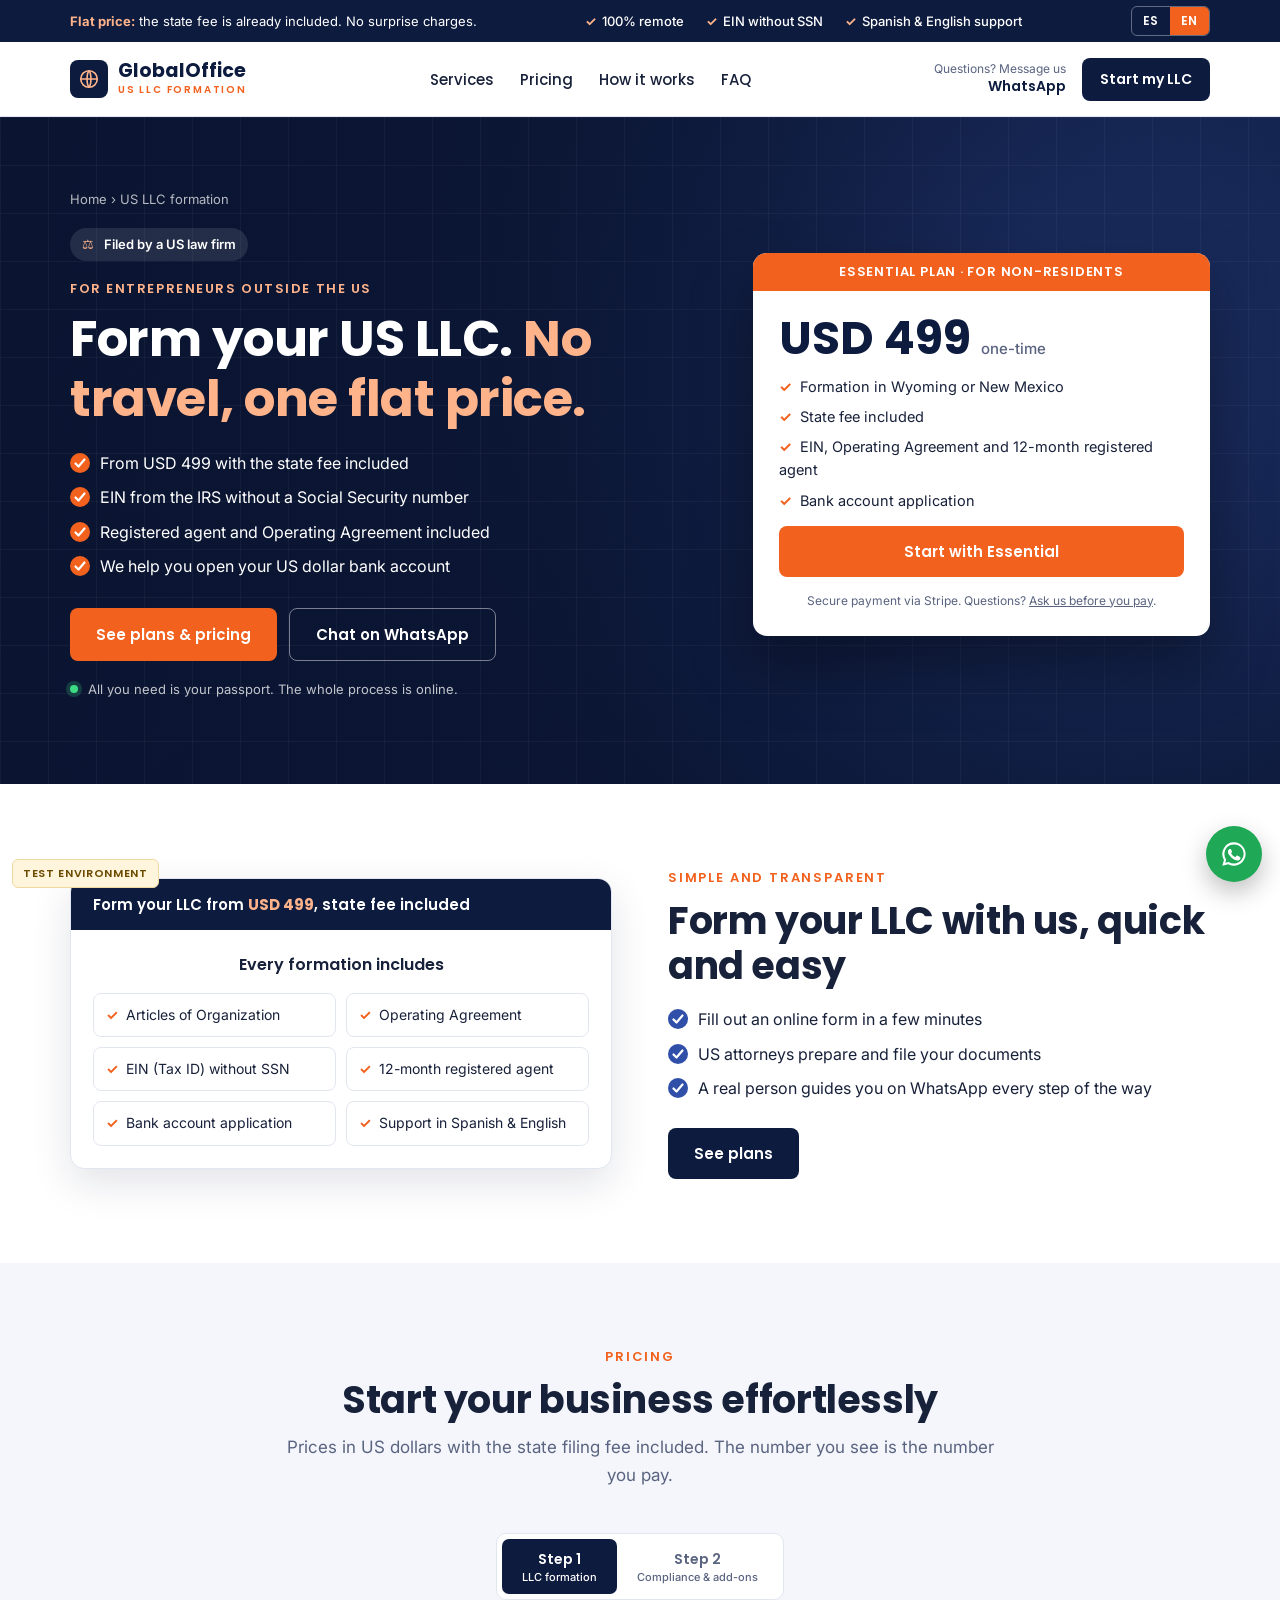
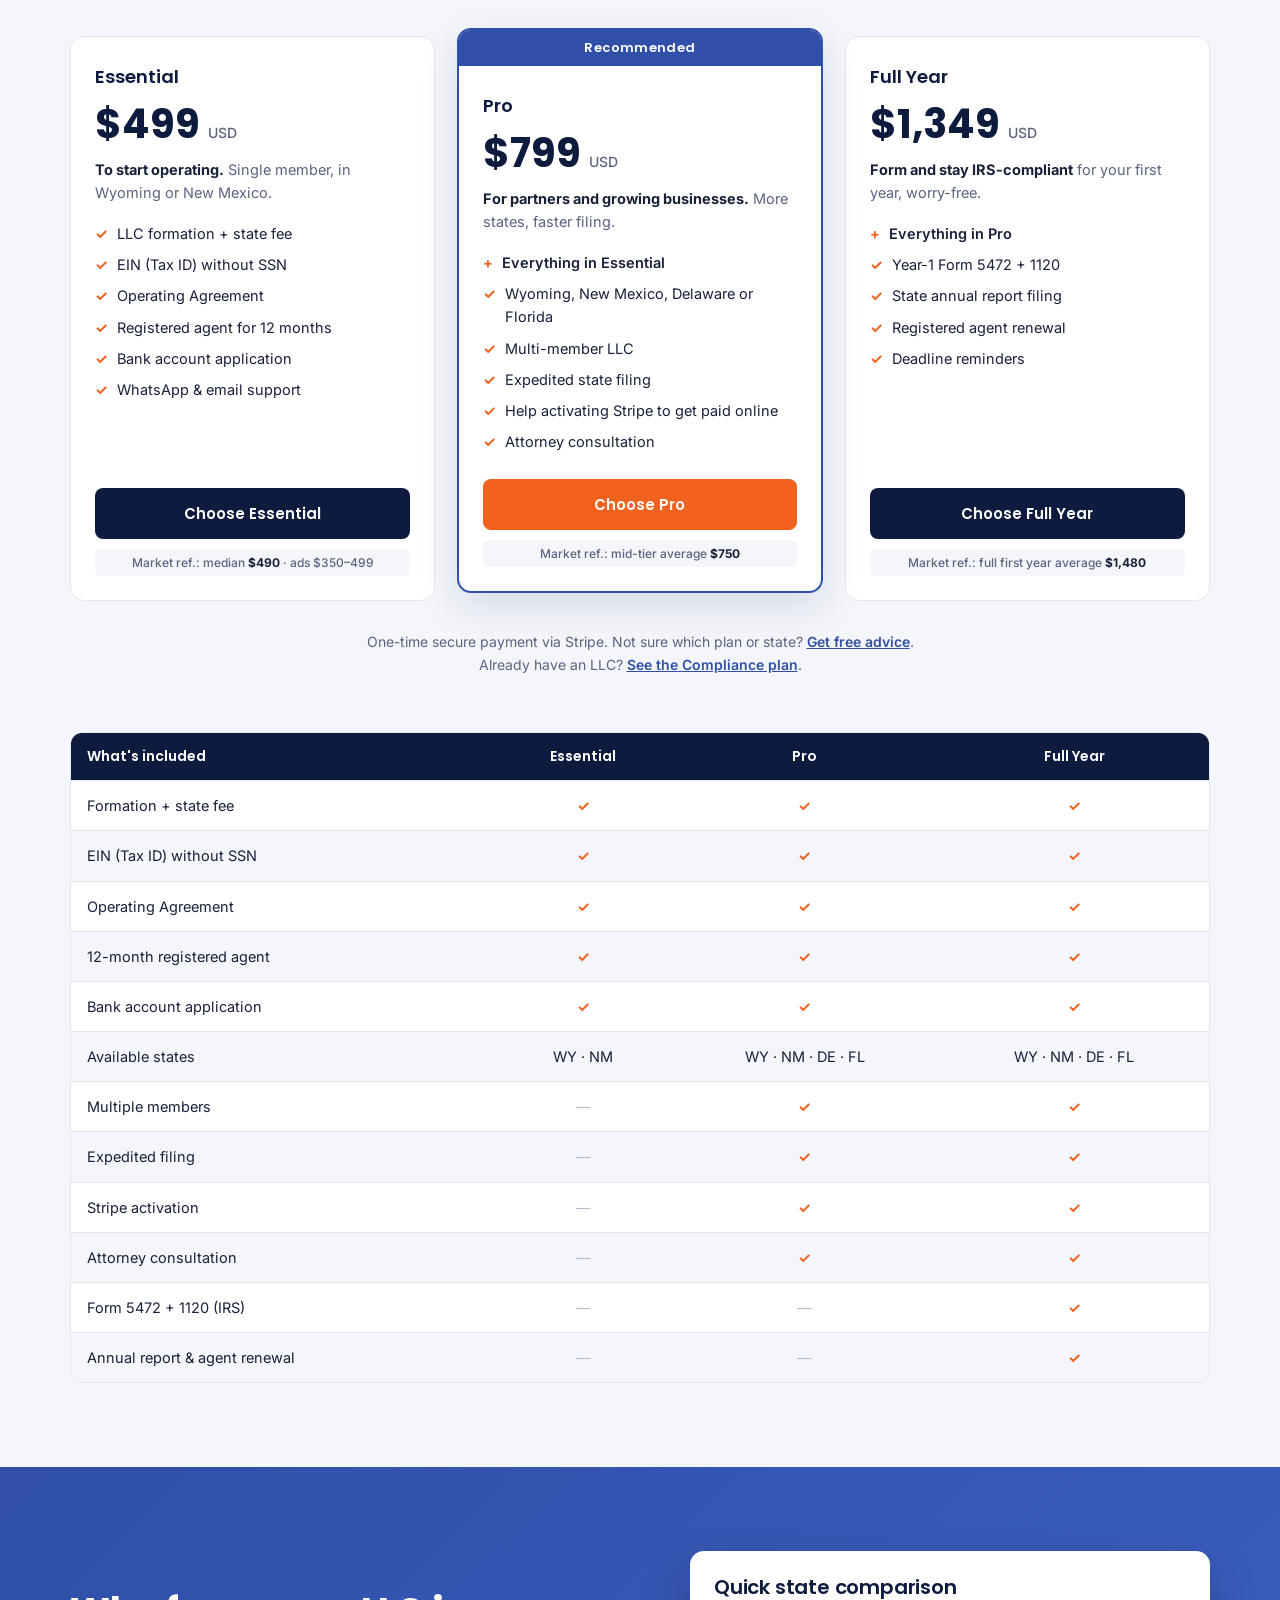
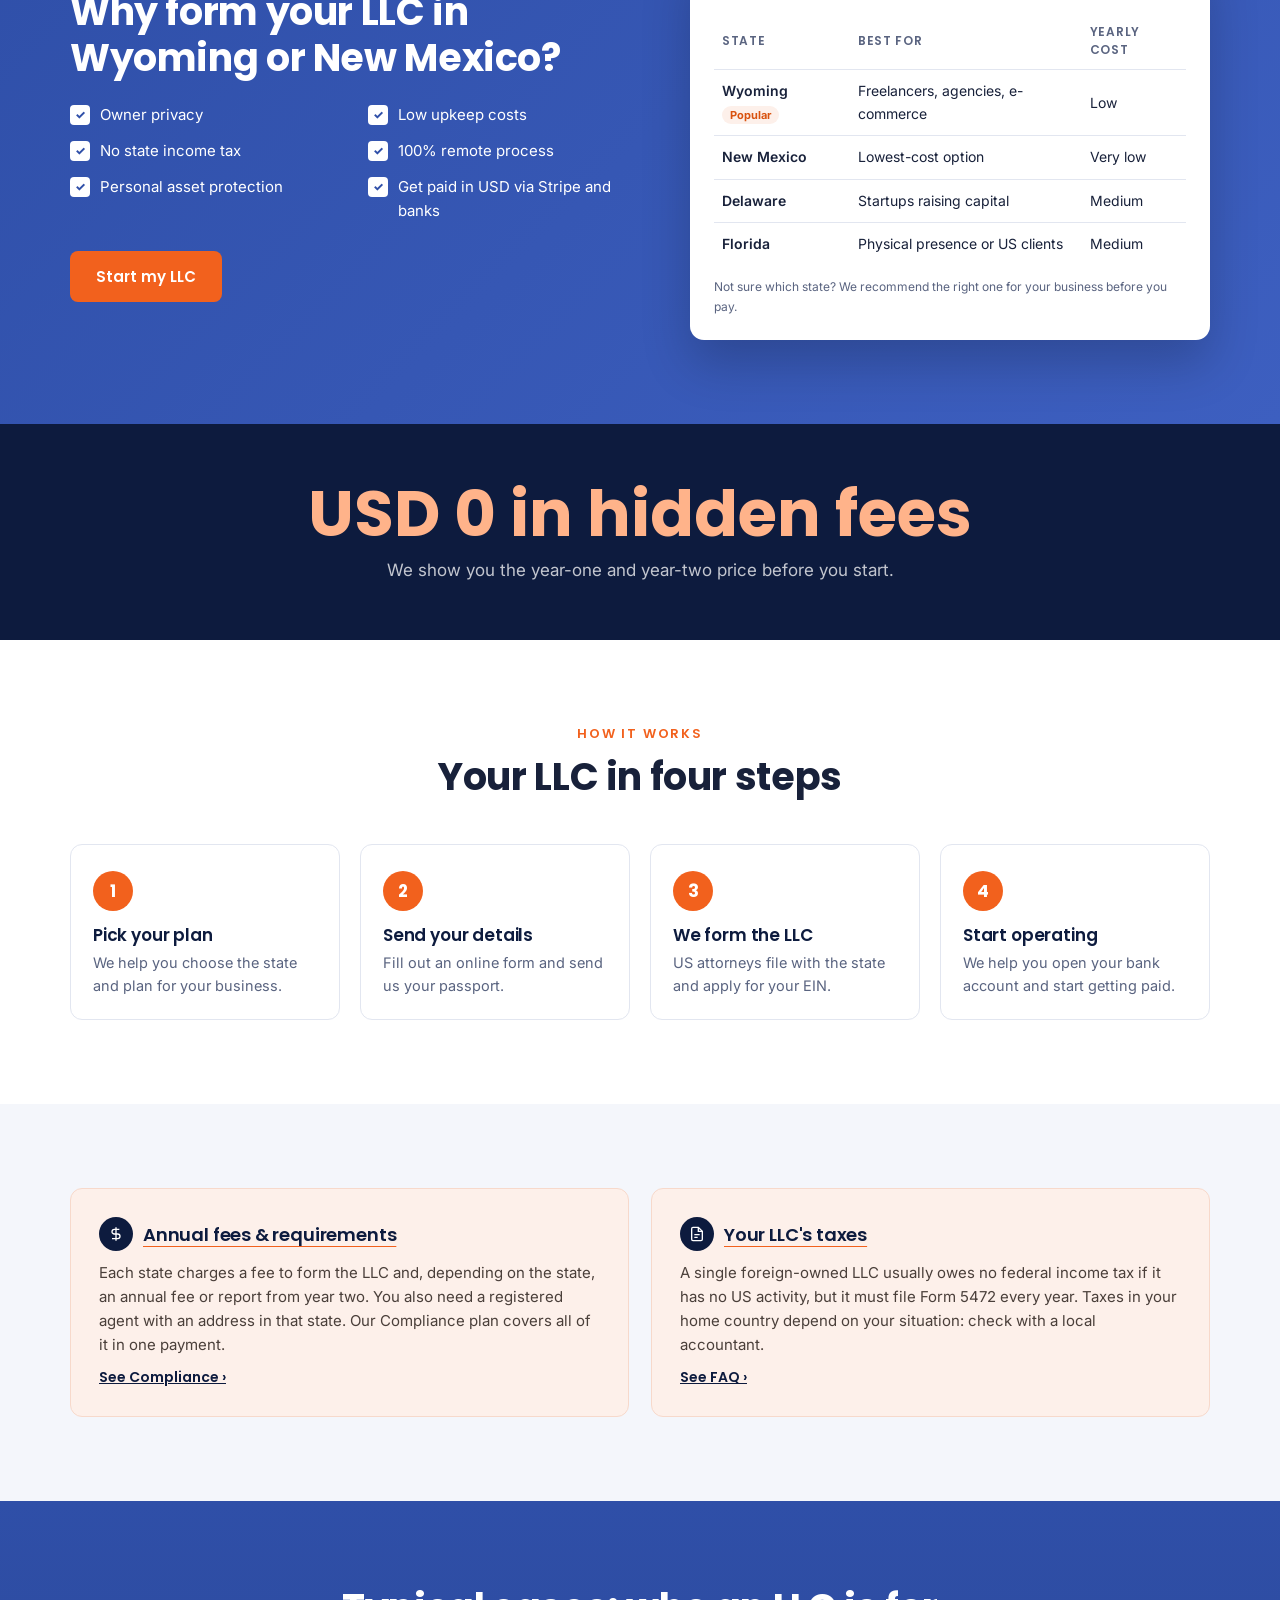
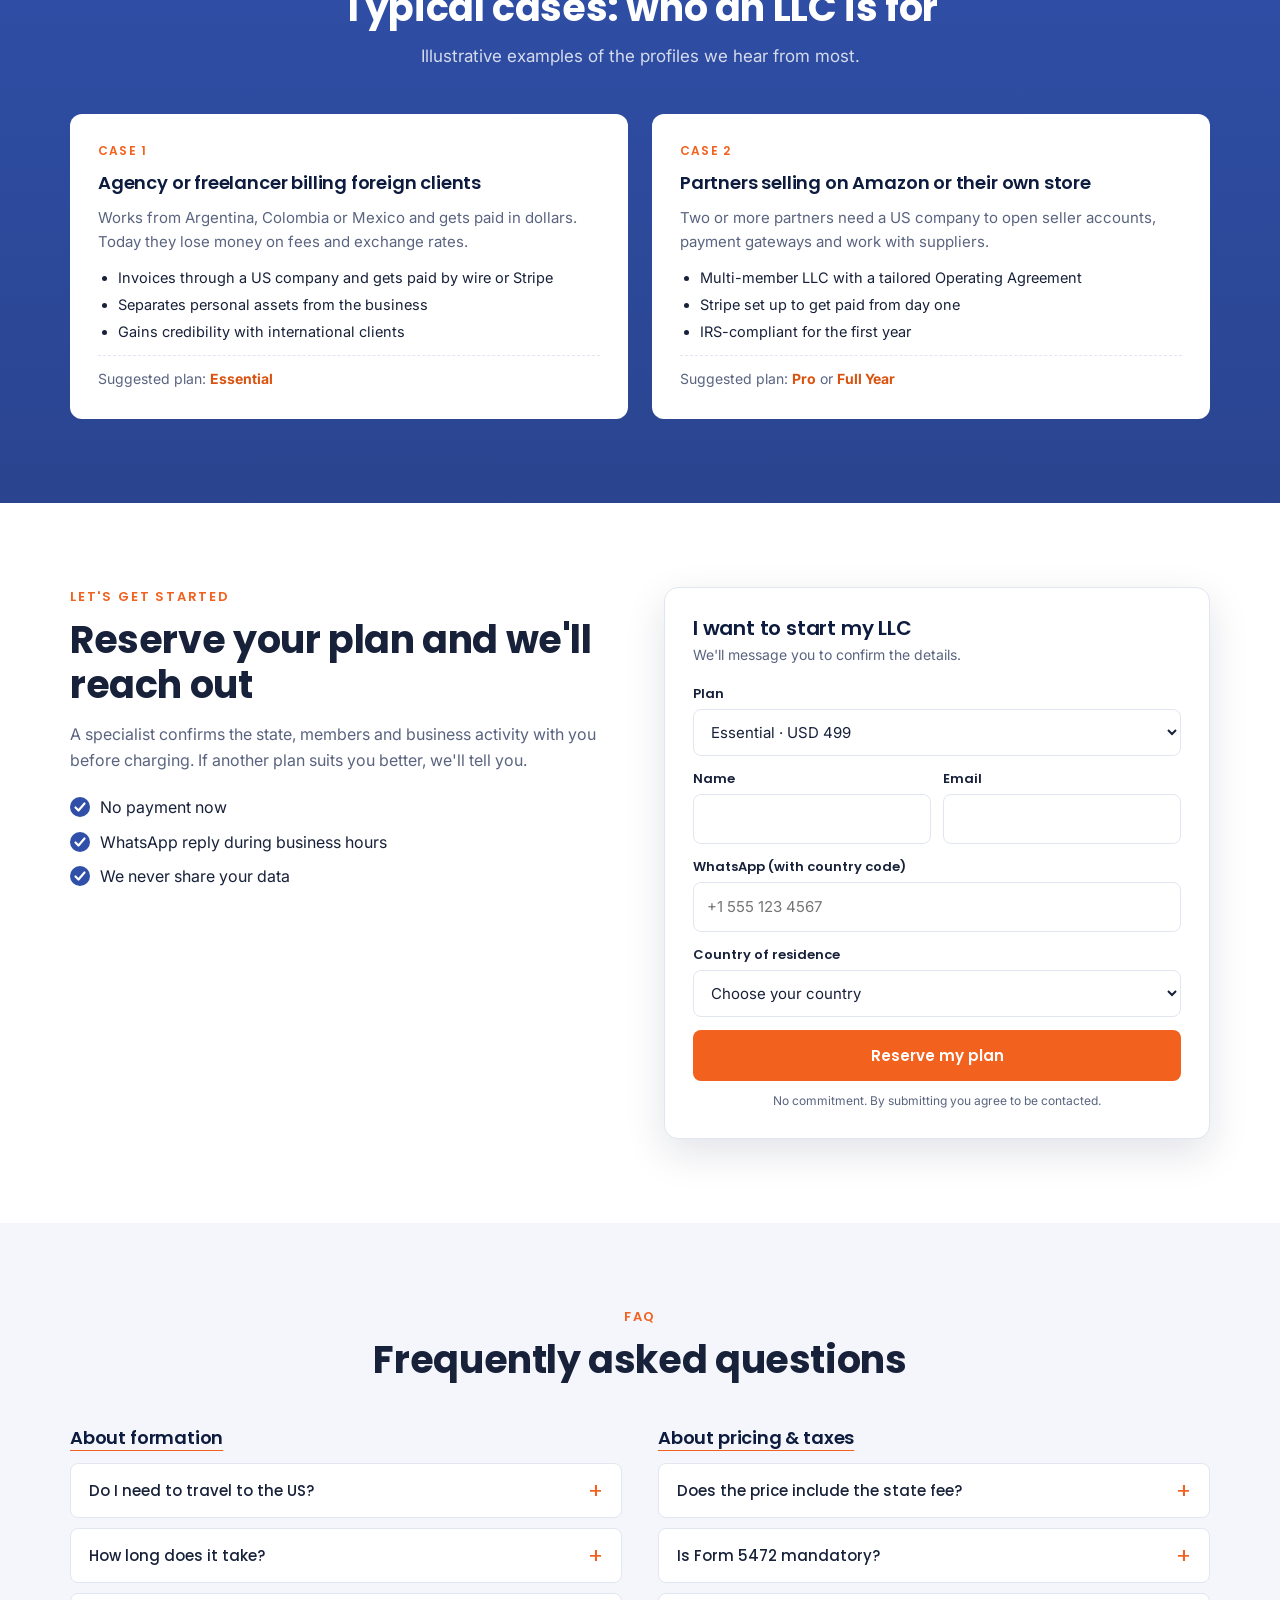
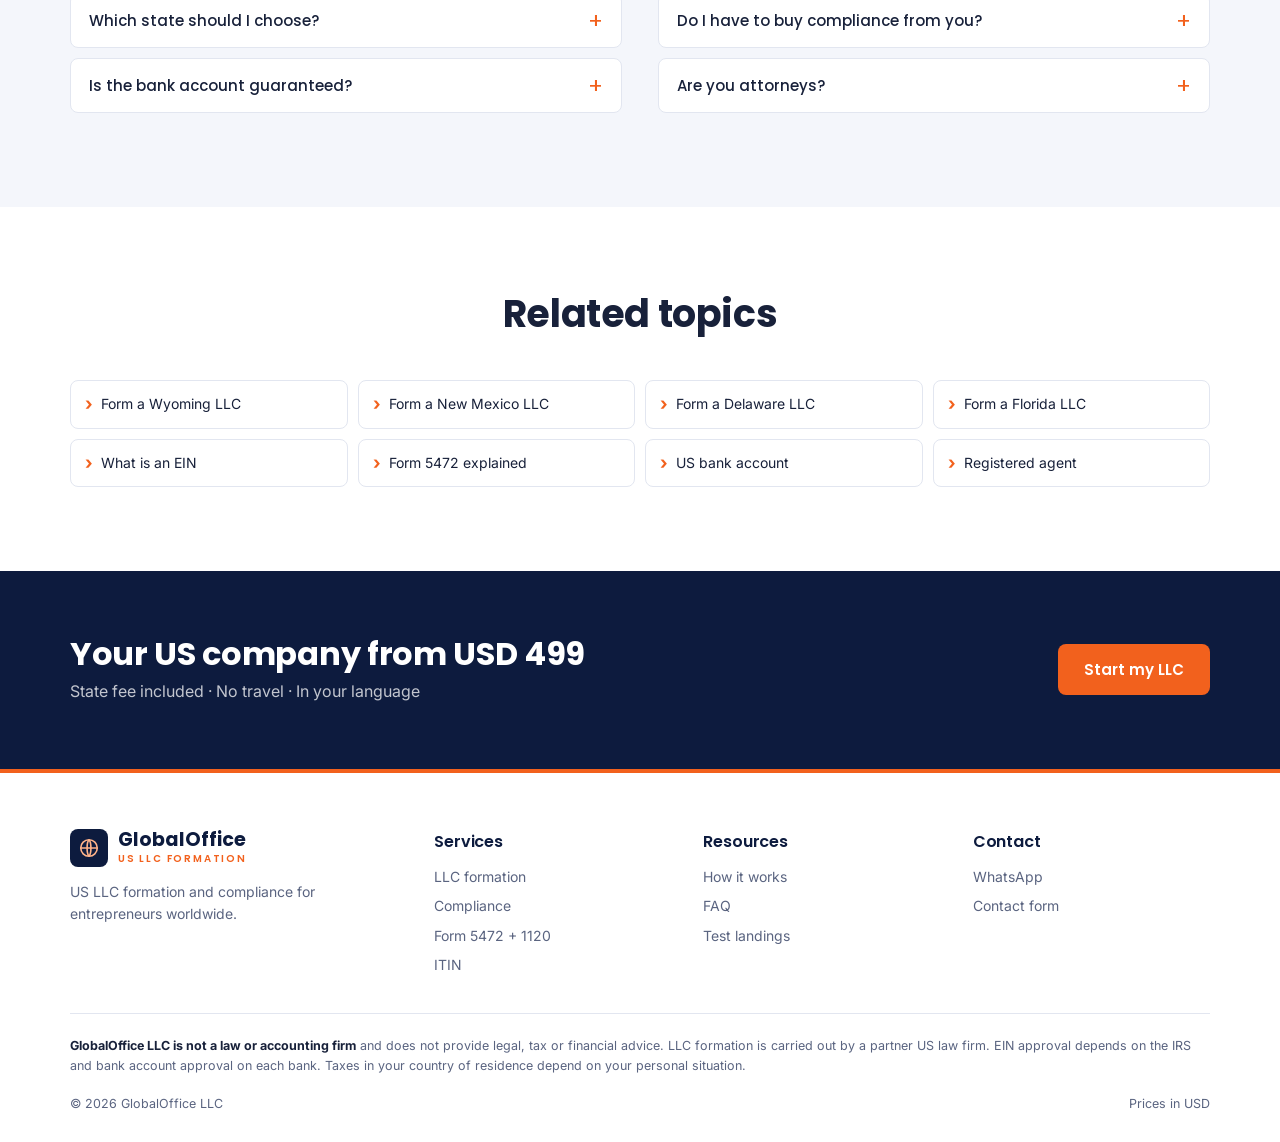
<file: index.html>
<!doctype html>
<html lang="es">
<head>
  <meta charset="utf-8">
  <meta name="viewport" content="width=device-width, initial-scale=1">
  <meta name="robots" content="noindex, nofollow">
  <title>Abre tu LLC en Estados Unidos | GlobalOffice LLC</title>
  <meta name="title-es" content="Abre tu LLC en Estados Unidos | GlobalOffice LLC">
  <meta name="title-en" content="Form your US LLC from anywhere | GlobalOffice LLC">
  <meta name="description" content="Formación de LLC en Estados Unidos para emprendedores de Latinoamérica. Precio cerrado con tasa estatal incluida, EIN sin SSN y acompañamiento en español.">
  <link rel="preconnect" href="https://fonts.googleapis.com">
  <link rel="preconnect" href="https://fonts.gstatic.com" crossorigin>
  <link href="https://fonts.googleapis.com/css2?family=Inter:wght@400;500;600&family=Poppins:wght@500;600;700&display=swap" rel="stylesheet">
  <link rel="stylesheet" href="assets/site.css?v=20261016">
</head>
<body>

<!-- Barra de anuncio -->
<div class="announce">
  <div class="wrap">
    <div class="msg">
      <span class="es"><b>Precio cerrado:</b> la tasa del estado ya está incluida. Sin cargos sorpresa.</span>
      <span class="en"><b>Flat price:</b> the state fee is already included. No surprise charges.</span>
    </div>
    <div class="feats">
      <span><span class="es">100% remoto</span><span class="en">100% remote</span></span>
      <span><span class="es">EIN sin SSN</span><span class="en">EIN without SSN</span></span>
      <span><span class="es">Soporte en español</span><span class="en">Spanish &amp; English support</span></span>
    </div>
    <div class="lang" role="group" aria-label="Idioma / Language">
      <button type="button" data-set-lang="es" aria-pressed="true">ES</button>
      <button type="button" data-set-lang="en" aria-pressed="false">EN</button>
    </div>
  </div>
</div>

<!-- Header -->
<header class="header">
  <div class="wrap">
    <a class="logo" href="#top" aria-label="GlobalOffice LLC">
      <span class="logo-mark" aria-hidden="true">
        <svg width="22" height="22" viewBox="0 0 24 24" fill="none" stroke="#FFB38A" stroke-width="1.8"><circle cx="12" cy="12" r="9"/><path d="M3 12h18M12 3c2.8 3 2.8 15 0 18M12 3c-2.8 3-2.8 15 0 18"/></svg>
      </span>
      <span class="logo-text">GlobalOffice<small>US LLC FORMATION</small></span>
    </a>
    <nav class="nav" aria-label="Principal">
      <a href="#incluye"><span class="es">Servicios</span><span class="en">Services</span></a>
      <a href="#precios"><span class="es">Precios</span><span class="en">Pricing</span></a>
      <a href="#como"><span class="es">Cómo funciona</span><span class="en">How it works</span></a>
      <a href="#faq"><span class="es">Preguntas</span><span class="en">FAQ</span></a>
    </nav>
    <div class="head-cta">
      <div class="contact">
        <span class="es">¿Tienes dudas? Escríbenos</span><span class="en">Questions? Message us</span><br>
        <a data-wa-es="Hola, quiero información para abrir mi LLC." data-wa-en="Hi, I'd like information about forming my LLC." href="#contacto">WhatsApp</a>
      </div>
      <a class="btn btn-navy" href="#contacto"><span class="es">Empezar mi LLC</span><span class="en">Start my LLC</span></a>
    </div>
  </div>
</header>

<main id="top">

<!-- Hero -->
<section class="hero">
  <div class="wrap">
    <div>
      <div class="crumb"><span class="es">Inicio › Formación de LLC en EE.UU.</span><span class="en">Home › US LLC formation</span></div>
      <span class="rating"><span class="flag" aria-hidden="true">⚖</span><span class="es">Trámite ejecutado por un estudio de abogados de EE.UU.</span><span class="en">Filed by a US law firm</span></span>
      <p class="hero-kicker"><span class="es">Para emprendedores de Latinoamérica</span><span class="en">For entrepreneurs outside the US</span></p>
      <h1>
        <span class="es">Abre tu LLC en Estados Unidos. <em>Sin viajar y con precio cerrado.</em></span>
        <span class="en">Form your US LLC. <em>No travel, one flat price.</em></span>
      </h1>
      <ul class="checks">
        <li><span class="es">Desde USD 499 con la tasa estatal incluida</span><span class="en">From USD 499 with the state fee included</span></li>
        <li><span class="es">EIN ante el IRS sin número de Seguro Social</span><span class="en">EIN from the IRS without a Social Security number</span></li>
        <li><span class="es">Agente registrado y Operating Agreement incluidos</span><span class="en">Registered agent and Operating Agreement included</span></li>
        <li><span class="es">Te ayudamos a abrir tu cuenta bancaria en dólares</span><span class="en">We help you open your US dollar bank account</span></li>
      </ul>
      <div class="hero-ctas">
        <a class="btn btn-orange" href="#precios"><span class="es">Ver planes y precios</span><span class="en">See plans &amp; pricing</span></a>
        <a class="btn btn-line" data-wa-es="Hola, quiero hablar con un especialista sobre mi LLC." data-wa-en="Hi, I'd like to talk to a specialist about my LLC." href="#contacto"><span class="es">Hablar por WhatsApp</span><span class="en">Chat on WhatsApp</span></a>
      </div>
      <p class="hero-note"><span class="dot"></span><span class="es">Solo necesitas tu pasaporte. Todo el proceso es online.</span><span class="en">All you need is your passport. The whole process is online.</span></p>
    </div>

    <aside class="hero-card" aria-label="Plan Esencial">
      <div class="hc-top"><span class="es">Plan Esencial · Para extranjeros</span><span class="en">Essential plan · For non-residents</span></div>
      <div class="hc-body">
        <div class="price">USD 499 <small><span class="es">pago único</span><span class="en">one-time</span></small></div>
        <ul>
          <li><span class="es">Formación en Wyoming o New Mexico</span><span class="en">Formation in Wyoming or New Mexico</span></li>
          <li><span class="es">Tasa estatal incluida</span><span class="en">State fee included</span></li>
          <li><span class="es">EIN, Operating Agreement y agente registrado 12 meses</span><span class="en">EIN, Operating Agreement and 12-month registered agent</span></li>
          <li><span class="es">Solicitud de cuenta bancaria</span><span class="en">Bank account application</span></li>
        </ul>
        <a class="btn btn-orange btn-block" href="#contacto" data-plan="esencial"><span class="es">Empezar con Esencial</span><span class="en">Start with Essential</span></a>
        <p class="fine"><span class="es">Pago seguro con Stripe. ¿Dudas? <a href="#contacto" data-plan="no-se">Consúltanos antes de pagar</a>.</span><span class="en">Secure payment via Stripe. Questions? <a href="#contacto" data-plan="no-se">Ask us before you pay</a>.</span></p>
      </div>
    </aside>
  </div>
</section>

<!-- Qué incluye -->
<section id="incluye">
  <div class="wrap includes">
    <div class="inc-box">
      <div class="ib-head"><span class="es">Abre tu LLC desde <b>USD 499</b>, tasa estatal incluida</span><span class="en">Form your LLC from <b>USD 499</b>, state fee included</span></div>
      <div class="ib-body">
        <p><span class="es">Cada formación incluye</span><span class="en">Every formation includes</span></p>
        <div class="inc-grid">
          <span><span class="es">Articles of Organization</span><span class="en">Articles of Organization</span></span>
          <span><span class="es">Operating Agreement</span><span class="en">Operating Agreement</span></span>
          <span><span class="es">EIN (Tax ID) sin SSN</span><span class="en">EIN (Tax ID) without SSN</span></span>
          <span><span class="es">Agente registrado 12 meses</span><span class="en">12-month registered agent</span></span>
          <span><span class="es">Solicitud de cuenta bancaria</span><span class="en">Bank account application</span></span>
          <span><span class="es">Acompañamiento en español</span><span class="en">Support in Spanish &amp; English</span></span>
        </div>
      </div>
    </div>
    <div class="inc-copy">
      <span class="kicker"><span class="es">Simple y transparente</span><span class="en">Simple and transparent</span></span>
      <h2><span class="es">Forma tu LLC con nosotros, rápido y sin vueltas</span><span class="en">Form your LLC with us, quick and easy</span></h2>
      <ul class="checks">
        <li><span class="es">Completas un formulario online en pocos minutos</span><span class="en">Fill out an online form in a few minutes</span></li>
        <li><span class="es">Abogados de EE.UU. preparan y presentan tus documentos</span><span class="en">US attorneys prepare and file your documents</span></li>
        <li><span class="es">Una persona real te acompaña por WhatsApp en cada paso</span><span class="en">A real person guides you on WhatsApp every step of the way</span></li>
      </ul>
      <a class="btn btn-navy" href="#precios"><span class="es">Ver planes</span><span class="en">See plans</span></a>
    </div>
  </div>
</section>

<!-- Precios -->
<section id="precios" class="soft">
  <div class="wrap">
    <div class="sec-head">
      <span class="kicker"><span class="es">Precios</span><span class="en">Pricing</span></span>
      <h2><span class="es">Empieza tu empresa sin complicaciones</span><span class="en">Start your business effortlessly</span></h2>
      <p><span class="es">Precios en dólares, con la tasa estatal de formación incluida. El número que ves es el que pagas.</span><span class="en">Prices in US dollars with the state filing fee included. The number you see is the number you pay.</span></p>
    </div>

    <div class="tabs-wrap">
      <div class="tabs" role="tablist" aria-label="Tipo de plan">
        <button type="button" role="tab" id="tab-form" aria-controls="panel-form" aria-selected="true">
          <span class="es">Paso 1</span><span class="en">Step 1</span>
          <small><span class="es">Formación de la LLC</span><span class="en">LLC formation</span></small>
        </button>
        <button type="button" role="tab" id="tab-maint" aria-controls="panel-maint" aria-selected="false" tabindex="-1">
          <span class="es">Paso 2</span><span class="en">Step 2</span>
          <small><span class="es">Mantenimiento y extras</span><span class="en">Compliance &amp; add-ons</span></small>
        </button>
      </div>
    </div>

    <!-- Panel formación -->
    <div id="panel-form" role="tabpanel" aria-labelledby="tab-form">
      <div class="plans">
        <article class="plan">
          <div class="pb">
            <div class="name"><span class="es">Esencial</span><span class="en">Essential</span></div>
            <div class="amount">$499 <small>USD</small></div>
            <p class="for"><span class="es"><b>Para empezar a operar.</b> Un socio, en Wyoming o New Mexico.</span><span class="en"><b>To start operating.</b> Single member, in Wyoming or New Mexico.</span></p>
            <ul>
              <li><span class="es">Formación de la LLC + tasa estatal</span><span class="en">LLC formation + state fee</span></li>
              <li><span class="es">EIN (Tax ID) sin SSN</span><span class="en">EIN (Tax ID) without SSN</span></li>
              <li><span class="es">Operating Agreement</span><span class="en">Operating Agreement</span></li>
              <li><span class="es">Agente registrado por 12 meses</span><span class="en">Registered agent for 12 months</span></li>
              <li><span class="es">Solicitud de cuenta bancaria</span><span class="en">Bank account application</span></li>
              <li><span class="es">Soporte por WhatsApp y email</span><span class="en">WhatsApp &amp; email support</span></li>
            </ul>
          </div>
          <div class="pf">
            <a class="btn btn-navy btn-block" href="#contacto" data-plan="esencial"><span class="es">Elegir Esencial</span><span class="en">Choose Essential</span></a>
            <p class="ref"><span class="es">Ref. mercado: mediana <b>$490</b> · anuncios $350–499</span><span class="en">Market ref.: median <b>$490</b> · ads $350–499</span></p>
          </div>
        </article>

        <article class="plan featured">
          <div class="ribbon"><span class="es">Recomendado</span><span class="en">Recommended</span></div>
          <div class="pb">
            <div class="name">Pro</div>
            <div class="amount">$799 <small>USD</small></div>
            <p class="for"><span class="es"><b>Para socios y negocios con más volumen.</b> Más estados y más rapidez.</span><span class="en"><b>For partners and growing businesses.</b> More states, faster filing.</span></p>
            <ul>
              <li class="plus"><span class="es">Todo lo del plan Esencial</span><span class="en">Everything in Essential</span></li>
              <li><span class="es">Wyoming, New Mexico, Delaware o Florida</span><span class="en">Wyoming, New Mexico, Delaware or Florida</span></li>
              <li><span class="es">LLC con varios socios</span><span class="en">Multi-member LLC</span></li>
              <li><span class="es">Trámite exprés ante el estado</span><span class="en">Expedited state filing</span></li>
              <li><span class="es">Ayuda para activar Stripe y cobrar online</span><span class="en">Help activating Stripe to get paid online</span></li>
              <li><span class="es">Consulta con abogado</span><span class="en">Attorney consultation</span></li>
            </ul>
          </div>
          <div class="pf">
            <a class="btn btn-orange btn-block" href="#contacto" data-plan="pro"><span class="es">Elegir Pro</span><span class="en">Choose Pro</span></a>
            <p class="ref"><span class="es">Ref. mercado: plan intermedio promedio <b>$750</b></span><span class="en">Market ref.: mid-tier average <b>$750</b></span></p>
          </div>
        </article>

        <article class="plan">
          <div class="pb">
            <div class="name"><span class="es">Año Cubierto</span><span class="en">Full Year</span></div>
            <div class="amount">$1,349 <small>USD</small></div>
            <p class="for"><span class="es"><b>Abrir y cumplir con el IRS</b> el primer año, sin preocuparte.</span><span class="en"><b>Form and stay IRS-compliant</b> for your first year, worry-free.</span></p>
            <ul>
              <li class="plus"><span class="es">Todo lo del plan Pro</span><span class="en">Everything in Pro</span></li>
              <li><span class="es">Form 5472 + 1120 del primer año</span><span class="en">Year-1 Form 5472 + 1120</span></li>
              <li><span class="es">Presentación del reporte anual del estado</span><span class="en">State annual report filing</span></li>
              <li><span class="es">Renovación del agente registrado</span><span class="en">Registered agent renewal</span></li>
              <li><span class="es">Recordatorio de vencimientos</span><span class="en">Deadline reminders</span></li>
            </ul>
          </div>
          <div class="pf">
            <a class="btn btn-navy btn-block" href="#contacto" data-plan="ano-cubierto"><span class="es">Elegir Año Cubierto</span><span class="en">Choose Full Year</span></a>
            <p class="ref"><span class="es">Ref. mercado: primer año completo promedio <b>$1,480</b></span><span class="en">Market ref.: full first year average <b>$1,480</b></span></p>
          </div>
        </article>
      </div>
      <p class="plans-foot">
        <span class="es">Pago único y seguro con Stripe. ¿No sabes qué plan o estado elegir? <a href="#contacto">Te asesoramos sin costo</a>.</span>
        <span class="en">One-time secure payment via Stripe. Not sure which plan or state? <a href="#contacto">Get free advice</a>.</span><br>
        <span class="es">¿Ya tienes una LLC? <a href="#precios" data-open-tab="tab-maint">Mira el plan de Mantenimiento</a>.</span>
        <span class="en">Already have an LLC? <a href="#precios" data-open-tab="tab-maint">See the Compliance plan</a>.</span>
      </p>
    </div>

    <!-- Panel mantenimiento -->
    <div id="panel-maint" role="tabpanel" aria-labelledby="tab-maint" hidden>
      <div class="maint">
        <article class="plan featured">
          <div class="ribbon"><span class="es">Desde el segundo año</span><span class="en">From year two</span></div>
          <div class="pb">
            <div class="name"><span class="es">Mantenimiento</span><span class="en">Compliance</span></div>
            <div class="amount">$649 <small><span class="es">USD / año</span><span class="en">USD / year</span></small></div>
            <p class="for"><span class="es"><b>Tu LLC activa y en regla.</b> También si la formaste con otra empresa.</span><span class="en"><b>Keep your LLC active and in good standing.</b> Even if you formed it elsewhere.</span></p>
            <ul>
              <li><span class="es">Form 5472 + 1120 presentado por contador</span><span class="en">Form 5472 + 1120 filed by an accountant</span></li>
              <li><span class="es">Reporte anual del estado</span><span class="en">State annual report</span></li>
              <li><span class="es">Agente registrado por 12 meses</span><span class="en">Registered agent for 12 months</span></li>
              <li><span class="es">Tasa estatal anual incluida (WY y NM)</span><span class="en">Annual state fee included (WY &amp; NM)</span></li>
              <li><span class="es">Descuento si la LLC no tuvo movimientos</span><span class="en">Discount if the LLC had no activity</span></li>
              <li><span class="es">Renovación automática, cancelas cuando quieras</span><span class="en">Auto-renews, cancel anytime</span></li>
            </ul>
          </div>
          <div class="pf">
            <a class="btn btn-orange btn-block" href="#contacto" data-plan="mantenimiento"><span class="es">Contratar Mantenimiento</span><span class="en">Get Compliance</span></a>
            <p class="ref"><span class="es">Ref. mercado: mantenimiento año 2 <b>$550–950</b></span><span class="en">Market ref.: year-2 maintenance <b>$550–950</b></span></p>
          </div>
        </article>

        <div class="addons">
          <span class="addons-title"><span class="es">Servicios adicionales · precio fijo</span><span class="en">Add-on services · flat price</span></span>
          <div class="addon">
            <h4>Form 5472 + 1120</h4>
            <div class="ap">$329 <small><span class="es">/año</span><span class="en">/yr</span></small></div>
            <p><span class="es">Declaración anual obligatoria para LLC con dueño extranjero, aunque no haya tenido movimientos. No presentarla puede generar multas de USD 25.000.</span><span class="en">Mandatory annual filing for foreign-owned LLCs, even with no activity. Missing it can trigger USD 25,000 penalties.</span></p>
          </div>
          <div class="addon">
            <h4>ITIN</h4>
            <div class="ap">$349</div>
            <p><span class="es">Número de identificación fiscal personal ante el IRS, para declarar o para algunos bancos y plataformas.</span><span class="en">Personal IRS taxpayer number, needed to file or for some banks and platforms.</span></p>
          </div>
          <div class="addon">
            <h4><span class="es">Cuenta bancaria adicional</span><span class="en">Additional bank account</span></h4>
            <div class="ap">$199</div>
            <p><span class="es">Te acompañamos a abrir una segunda cuenta o a reintentar con otro banco o fintech si la primera no se aprueba.</span><span class="en">We help you open a second account, or retry with another bank or fintech if the first one isn't approved.</span></p>
          </div>
          <a class="btn btn-navy" href="#contacto" data-plan="adicional"><span class="es">Consultar por un servicio</span><span class="en">Ask about a service</span></a>
        </div>
      </div>
    </div>

    <!-- Tabla comparativa -->
    <div class="compare">
      <table>
        <thead>
          <tr>
            <th><span class="es">Qué incluye</span><span class="en">What's included</span></th>
            <th><span class="es">Esencial</span><span class="en">Essential</span></th>
            <th>Pro</th>
            <th><span class="es">Año Cubierto</span><span class="en">Full Year</span></th>
          </tr>
        </thead>
        <tbody>
          <tr><td><span class="es">Formación + tasa estatal</span><span class="en">Formation + state fee</span></td><td class="y">✓</td><td class="y">✓</td><td class="y">✓</td></tr>
          <tr><td><span class="es">EIN (Tax ID) sin SSN</span><span class="en">EIN (Tax ID) without SSN</span></td><td class="y">✓</td><td class="y">✓</td><td class="y">✓</td></tr>
          <tr><td>Operating Agreement</td><td class="y">✓</td><td class="y">✓</td><td class="y">✓</td></tr>
          <tr><td><span class="es">Agente registrado 12 meses</span><span class="en">12-month registered agent</span></td><td class="y">✓</td><td class="y">✓</td><td class="y">✓</td></tr>
          <tr><td><span class="es">Solicitud de cuenta bancaria</span><span class="en">Bank account application</span></td><td class="y">✓</td><td class="y">✓</td><td class="y">✓</td></tr>
          <tr><td><span class="es">Estados disponibles</span><span class="en">Available states</span></td><td>WY · NM</td><td>WY · NM · DE · FL</td><td>WY · NM · DE · FL</td></tr>
          <tr><td><span class="es">Varios socios</span><span class="en">Multiple members</span></td><td class="n">—</td><td class="y">✓</td><td class="y">✓</td></tr>
          <tr><td><span class="es">Trámite exprés</span><span class="en">Expedited filing</span></td><td class="n">—</td><td class="y">✓</td><td class="y">✓</td></tr>
          <tr><td><span class="es">Activación de Stripe</span><span class="en">Stripe activation</span></td><td class="n">—</td><td class="y">✓</td><td class="y">✓</td></tr>
          <tr><td><span class="es">Consulta con abogado</span><span class="en">Attorney consultation</span></td><td class="n">—</td><td class="y">✓</td><td class="y">✓</td></tr>
          <tr><td><span class="es">Form 5472 + 1120 (IRS)</span><span class="en">Form 5472 + 1120 (IRS)</span></td><td class="n">—</td><td class="n">—</td><td class="y">✓</td></tr>
          <tr><td><span class="es">Reporte anual y renovación de agente</span><span class="en">Annual report &amp; agent renewal</span></td><td class="n">—</td><td class="n">—</td><td class="y">✓</td></tr>
        </tbody>
      </table>
    </div>
  </div>
</section>

<!-- Por qué Wyoming / New Mexico -->
<section class="why">
  <div class="wrap">
    <div>
      <h2><span class="es">¿Por qué abrir tu LLC en Wyoming o New Mexico?</span><span class="en">Why form your LLC in Wyoming or New Mexico?</span></h2>
      <div class="why-grid">
        <span><span class="es">Privacidad de los dueños</span><span class="en">Owner privacy</span></span>
        <span><span class="es">Costos de mantenimiento bajos</span><span class="en">Low upkeep costs</span></span>
        <span><span class="es">Sin impuesto estatal a la renta</span><span class="en">No state income tax</span></span>
        <span><span class="es">Trámite 100% a distancia</span><span class="en">100% remote process</span></span>
        <span><span class="es">Protección de tu patrimonio personal</span><span class="en">Personal asset protection</span></span>
        <span><span class="es">Cobras en dólares con Stripe y bancos</span><span class="en">Get paid in USD via Stripe and banks</span></span>
      </div>
      <a class="btn btn-orange" href="#contacto"><span class="es">Empezar mi LLC</span><span class="en">Start my LLC</span></a>
    </div>
    <div class="states">
      <h3><span class="es">Comparativa rápida de estados</span><span class="en">Quick state comparison</span></h3>
      <table>
        <thead><tr><th><span class="es">Estado</span><span class="en">State</span></th><th><span class="es">Ideal para</span><span class="en">Best for</span></th><th><span class="es">Costo anual</span><span class="en">Yearly cost</span></th></tr></thead>
        <tbody>
          <tr><td>Wyoming <span class="tag"><span class="es">Popular</span><span class="en">Popular</span></span></td><td><span class="es">Freelancers, agencias, e-commerce</span><span class="en">Freelancers, agencies, e-commerce</span></td><td><span class="es">Bajo</span><span class="en">Low</span></td></tr>
          <tr><td>New Mexico</td><td><span class="es">Quien busca el menor costo</span><span class="en">Lowest-cost option</span></td><td><span class="es">Muy bajo</span><span class="en">Very low</span></td></tr>
          <tr><td>Delaware</td><td><span class="es">Startups que buscan inversión</span><span class="en">Startups raising capital</span></td><td><span class="es">Medio</span><span class="en">Medium</span></td></tr>
          <tr><td>Florida</td><td><span class="es">Presencia física o clientes en EE.UU.</span><span class="en">Physical presence or US clients</span></td><td><span class="es">Medio</span><span class="en">Medium</span></td></tr>
        </tbody>
      </table>
      <p class="fine"><span class="es">¿No sabes qué estado elegir? Te lo recomendamos según tu actividad antes de que pagues.</span><span class="en">Not sure which state? We recommend the right one for your business before you pay.</span></p>
    </div>
  </div>
</section>

<!-- Banda -->
<div class="bigband">
  <div class="wrap">
    <div class="big"><span class="es">USD <span>0</span> en costos ocultos</span><span class="en">USD <span>0</span> in hidden fees</span></div>
    <p><span class="es">Te mostramos el precio del primer año y el del segundo antes de empezar.</span><span class="en">We show you the year-one and year-two price before you start.</span></p>
  </div>
</div>

<!-- Cómo funciona -->
<section id="como">
  <div class="wrap">
    <div class="sec-head">
      <span class="kicker"><span class="es">Cómo funciona</span><span class="en">How it works</span></span>
      <h2><span class="es">Tu LLC lista en cuatro pasos</span><span class="en">Your LLC in four steps</span></h2>
    </div>
    <div class="steps">
      <div class="step"><h3><span class="es">Elige tu plan</span><span class="en">Pick your plan</span></h3><p><span class="es">Te ayudamos a definir el estado y el plan según tu negocio.</span><span class="en">We help you choose the state and plan for your business.</span></p></div>
      <div class="step"><h3><span class="es">Envía tus datos</span><span class="en">Send your details</span></h3><p><span class="es">Completas un formulario online y nos envías tu pasaporte.</span><span class="en">Fill out an online form and send us your passport.</span></p></div>
      <div class="step"><h3><span class="es">Formamos la LLC</span><span class="en">We form the LLC</span></h3><p><span class="es">Abogados de EE.UU. presentan los documentos ante el estado y tramitan el EIN.</span><span class="en">US attorneys file with the state and apply for your EIN.</span></p></div>
      <div class="step"><h3><span class="es">Empiezas a operar</span><span class="en">Start operating</span></h3><p><span class="es">Te acompañamos a abrir la cuenta bancaria y a empezar a cobrar.</span><span class="en">We help you open your bank account and start getting paid.</span></p></div>
    </div>
  </div>
</section>

<!-- Tarjetas informativas -->
<section class="soft">
  <div class="wrap info">
    <div class="info-card">
      <div class="ic-h"><i aria-hidden="true"><svg width="16" height="16" viewBox="0 0 24 24" fill="none" stroke="#fff" stroke-width="2"><path d="M12 2v20M17 5H9.5a3.5 3.5 0 000 7h5a3.5 3.5 0 010 7H6"/></svg></i><h3><span class="es">Costos anuales y requisitos</span><span class="en">Annual fees &amp; requirements</span></h3></div>
      <p><span class="es">Cada estado cobra una tasa al formar la LLC y, según el estado, una tasa o reporte anual desde el segundo año. También necesitas un agente registrado con dirección en ese estado. Nuestro plan de Mantenimiento cubre todo eso en un solo pago.</span><span class="en">Each state charges a fee to form the LLC and, depending on the state, an annual fee or report from year two. You also need a registered agent with an address in that state. Our Compliance plan covers all of it in one payment.</span></p>
      <a href="#precios" data-open-tab="tab-maint"><span class="es">Ver Mantenimiento ›</span><span class="en">See Compliance ›</span></a>
    </div>
    <div class="info-card">
      <div class="ic-h"><i aria-hidden="true"><svg width="16" height="16" viewBox="0 0 24 24" fill="none" stroke="#fff" stroke-width="2"><path d="M14 2H6a2 2 0 00-2 2v16a2 2 0 002 2h12a2 2 0 002-2V8z"/><path d="M14 2v6h6M8 13h8M8 17h5"/></svg></i><h3><span class="es">Impuestos de tu LLC</span><span class="en">Your LLC's taxes</span></h3></div>
      <p><span class="es">Una LLC de un solo dueño extranjero suele no pagar impuesto federal si no tiene actividad en EE.UU., pero sí debe presentar el Form 5472 cada año. Los impuestos en tu país de residencia dependen de tu caso: te recomendamos consultarlo con un contador local.</span><span class="en">A single foreign-owned LLC usually owes no federal income tax if it has no US activity, but it must file Form 5472 every year. Taxes in your home country depend on your situation: check with a local accountant.</span></p>
      <a href="#faq"><span class="es">Ver preguntas frecuentes ›</span><span class="en">See FAQ ›</span></a>
    </div>
  </div>
</section>

<!-- Casos -->
<section class="cases">
  <div class="wrap">
    <div class="sec-head">
      <h2><span class="es">Casos típicos: para quién sirve una LLC</span><span class="en">Typical cases: who an LLC is for</span></h2>
      <p><span class="es">Ejemplos ilustrativos de los perfiles que más nos consultan.</span><span class="en">Illustrative examples of the profiles we hear from most.</span></p>
    </div>
    <div class="case-grid">
      <div class="case">
        <div class="ct"><span><span class="es">Caso 1</span><span class="en">Case 1</span></span></div>
        <h3><span class="es">Agencia o freelancer que factura a clientes de afuera</span><span class="en">Agency or freelancer billing foreign clients</span></h3>
        <p><span class="es">Trabaja desde Argentina, Colombia o México y sus clientes pagan en dólares. Hoy pierde en comisiones y en tipo de cambio.</span><span class="en">Works from Argentina, Colombia or Mexico and gets paid in dollars. Today they lose money on fees and exchange rates.</span></p>
        <ul>
          <li><span class="es">Factura con una empresa de EE.UU. y cobra por transferencia o Stripe</span><span class="en">Invoices through a US company and gets paid by wire or Stripe</span></li>
          <li><span class="es">Separa el patrimonio personal del negocio</span><span class="en">Separates personal assets from the business</span></li>
          <li><span class="es">Gana credibilidad frente a clientes internacionales</span><span class="en">Gains credibility with international clients</span></li>
        </ul>
        <p class="plan-fit"><span class="es">Plan sugerido: <b>Esencial</b></span><span class="en">Suggested plan: <b>Essential</b></span></p>
      </div>
      <div class="case">
        <div class="ct"><span><span class="es">Caso 2</span><span class="en">Case 2</span></span></div>
        <h3><span class="es">Socios que venden en Amazon o con su tienda online</span><span class="en">Partners selling on Amazon or their own store</span></h3>
        <p><span class="es">Dos o más socios necesitan una empresa en EE.UU. para abrir cuentas de vendedor, pasarelas de pago y operar con proveedores.</span><span class="en">Two or more partners need a US company to open seller accounts, payment gateways and work with suppliers.</span></p>
        <ul>
          <li><span class="es">LLC con varios socios y Operating Agreement a medida</span><span class="en">Multi-member LLC with a tailored Operating Agreement</span></li>
          <li><span class="es">Stripe activo para cobrar desde el primer día</span><span class="en">Stripe set up to get paid from day one</span></li>
          <li><span class="es">El primer año en regla con el IRS</span><span class="en">IRS-compliant for the first year</span></li>
        </ul>
        <p class="plan-fit"><span class="es">Plan sugerido: <b>Pro</b> o <b>Año Cubierto</b></span><span class="en">Suggested plan: <b>Pro</b> or <b>Full Year</b></span></p>
      </div>
    </div>
  </div>
</section>

<!-- Formulario -->
<section id="contacto" class="lead-sec">
  <div class="wrap">
    <div class="lead-copy">
      <span class="kicker"><span class="es">Empecemos</span><span class="en">Let's get started</span></span>
      <h2><span class="es">Reserva tu plan y te contactamos</span><span class="en">Reserve your plan and we'll reach out</span></h2>
      <p class="muted" style="margin:14px 0 4px"><span class="es">Un especialista confirma contigo el estado, los socios y la actividad antes de cobrar. Si otro plan te conviene más, te lo decimos.</span><span class="en">A specialist confirms the state, members and business activity with you before charging. If another plan suits you better, we'll tell you.</span></p>
      <ul class="checks">
        <li><span class="es">Sin pago ahora</span><span class="en">No payment now</span></li>
        <li><span class="es">Respuesta por WhatsApp en horario hábil</span><span class="en">WhatsApp reply during business hours</span></li>
        <li><span class="es">No compartimos tus datos</span><span class="en">We never share your data</span></li>
      </ul>
    </div>
    <div class="form-card">
      <form data-lead-form="sitio-v2">
        <h3><span class="es">Quiero empezar mi LLC</span><span class="en">I want to start my LLC</span></h3>
        <p class="sub"><span class="es">Te escribimos para confirmar los datos.</span><span class="en">We'll message you to confirm the details.</span></p>
        <input type="hidden" name="idioma" id="idioma" value="es">
        <div class="field">
          <label for="plan"><span class="es">Plan</span><span class="en">Plan</span></label>
          <select id="plan" name="plan" required>
            <option value="esencial" data-es="Esencial · USD 499" data-en="Essential · USD 499">Esencial · USD 499</option>
            <option value="pro" data-es="Pro · USD 799" data-en="Pro · USD 799">Pro · USD 799</option>
            <option value="ano-cubierto" data-es="Año Cubierto · USD 1,349" data-en="Full Year · USD 1,349">Año Cubierto · USD 1,349</option>
            <option value="mantenimiento" data-es="Mantenimiento de una LLC que ya tengo · USD 649/año" data-en="Compliance for an LLC I already have · USD 649/yr">Mantenimiento de una LLC que ya tengo · USD 649/año</option>
            <option value="adicional" data-es="Solo un servicio adicional" data-en="Just an add-on service">Solo un servicio adicional</option>
            <option value="no-se" data-es="Todavía no sé, quiero asesoría" data-en="Not sure yet, I'd like advice">Todavía no sé, quiero asesoría</option>
          </select>
        </div>
        <div class="row2">
          <div class="field"><label for="nombre"><span class="es">Nombre</span><span class="en">Name</span></label><input id="nombre" name="nombre" autocomplete="given-name" required></div>
          <div class="field"><label for="email">Email</label><input id="email" name="email" type="email" autocomplete="email" required></div>
        </div>
        <div class="field"><label for="whatsapp"><span class="es">WhatsApp (con código de país)</span><span class="en">WhatsApp (with country code)</span></label><input id="whatsapp" name="whatsapp" type="tel" autocomplete="tel" data-ph-es="+54 9 11 1234 5678" data-ph-en="+1 555 123 4567" placeholder="+54 9 11 1234 5678" required></div>
        <div class="field">
          <label for="pais"><span class="es">País de residencia</span><span class="en">Country of residence</span></label>
          <select id="pais" name="pais" required>
            <option value="" data-es="Elige tu país" data-en="Choose your country">Elige tu país</option>
            <option>Argentina</option><option>Bolivia</option><option>Chile</option><option>Colombia</option><option>Ecuador</option>
            <option value="México" data-es="México" data-en="Mexico">México</option>
            <option value="Panamá" data-es="Panamá" data-en="Panama">Panamá</option>
            <option>Paraguay</option>
            <option value="Perú" data-es="Perú" data-en="Peru">Perú</option>
            <option>Uruguay</option>
            <option value="España" data-es="España" data-en="Spain">España</option>
            <option value="Otro" data-es="Otro" data-en="Other">Otro</option>
          </select>
        </div>
        <button class="btn btn-orange btn-block" type="submit"><span class="es">Reservar mi plan</span><span class="en">Reserve my plan</span></button>
        <p class="form-fine"><span class="es">Sin compromiso. Al enviar aceptas que te contactemos.</span><span class="en">No commitment. By submitting you agree to be contacted.</span></p>
      </form>
      <div class="ok" role="status">
        <svg width="48" height="48" viewBox="0 0 24 24" fill="none" stroke="#1FA855" stroke-width="2" style="margin:0 auto"><circle cx="12" cy="12" r="10"/><path d="M7.5 12.5l3 3 6-6.5"/></svg>
        <h3><span class="es">¡Listo! Recibimos tu reserva</span><span class="en">Done! We got your request</span></h3>
        <p><span class="es">Un especialista te va a escribir por WhatsApp para confirmar los datos.</span><span class="en">A specialist will message you on WhatsApp to confirm the details.</span></p>
        <a class="btn btn-wa" data-wa-es="Hola, acabo de dejar mis datos en la web y quiero avanzar con mi LLC." data-wa-en="Hi, I just submitted my details on the website and want to move forward with my LLC." href="#"><span class="es">Escribir por WhatsApp</span><span class="en">Message on WhatsApp</span></a>
      </div>
    </div>
  </div>
</section>

<!-- FAQ -->
<section id="faq" class="soft">
  <div class="wrap">
    <div class="sec-head">
      <span class="kicker">FAQ</span>
      <h2><span class="es">Preguntas frecuentes</span><span class="en">Frequently asked questions</span></h2>
    </div>
    <div class="faq-cols">
      <div class="faq-group">
        <h3><span class="es">Sobre la formación</span><span class="en">About formation</span></h3>
        <details><summary><span class="es">¿Necesito viajar a Estados Unidos?</span><span class="en">Do I need to travel to the US?</span></summary><p><span class="es">No. Todo el proceso es online y solo necesitas tu pasaporte vigente.</span><span class="en">No. The whole process is online and you only need a valid passport.</span></p></details>
        <details><summary><span class="es">¿Cuánto tarda?</span><span class="en">How long does it take?</span></summary><p><span class="es">La formación de la LLC suele salir en pocos días hábiles, según el estado. El EIN para dueños sin número de Seguro Social lo emite el IRS y puede tardar varias semanas. Te mantenemos al tanto en cada paso y no prometemos plazos que no dependen de nosotros.</span><span class="en">The LLC is usually formed within a few business days, depending on the state. The EIN for owners without a Social Security number is issued by the IRS and can take several weeks. We keep you posted and never promise timelines outside our control.</span></p></details>
        <details><summary><span class="es">¿Qué estado me conviene?</span><span class="en">Which state should I choose?</span></summary><p><span class="es">Para la mayoría de quienes viven fuera de EE.UU., Wyoming o New Mexico: costos bajos y mantenimiento simple. Delaware suele convenir si vas a buscar inversión. Lo confirmamos contigo antes de empezar.</span><span class="en">For most people living outside the US, Wyoming or New Mexico: low costs and simple upkeep. Delaware usually makes sense if you plan to raise capital. We confirm it with you before starting.</span></p></details>
        <details><summary><span class="es">¿La cuenta bancaria está garantizada?</span><span class="en">Is the bank account guaranteed?</span></summary><p><span class="es">Preparamos y enviamos la solicitud, pero la aprobación la decide el banco y algunos países tienen restricciones. Si no se aprueba, te ayudamos a intentar con otra opción.</span><span class="en">We prepare and submit the application, but approval is up to the bank and some countries have restrictions. If it's declined, we help you try another option.</span></p></details>
      </div>
      <div class="faq-group">
        <h3><span class="es">Sobre precios e impuestos</span><span class="en">About pricing &amp; taxes</span></h3>
        <details><summary><span class="es">¿El precio incluye la tasa del estado?</span><span class="en">Does the price include the state fee?</span></summary><p><span class="es">Sí. La tasa estatal de formación ya está sumada en los estados de cada plan. Lo que se paga aparte desde el segundo año es el mantenimiento (agente, reporte anual y tasa anual del estado).</span><span class="en">Yes. The state formation fee is already included for the states in each plan. What you pay separately from year two is upkeep (agent, annual report and the state's annual fee).</span></p></details>
        <details><summary><span class="es">¿El Form 5472 es obligatorio?</span><span class="en">Is Form 5472 mandatory?</span></summary><p><span class="es">Sí. Toda LLC con dueño extranjero debe presentarlo cada año, aunque no haya tenido movimientos. Está incluido en Año Cubierto y en Mantenimiento, o lo puedes sumar aparte.</span><span class="en">Yes. Every foreign-owned LLC must file it every year, even with no activity. It's included in Full Year and Compliance, or you can add it separately.</span></p></details>
        <details><summary><span class="es">¿Tengo que contratar el mantenimiento con ustedes?</span><span class="en">Do I have to buy compliance from you?</span></summary><p><span class="es">No es obligatorio, pero la LLC necesita un agente registrado y presentar sus reportes cada año para seguir activa.</span><span class="en">It's not mandatory, but the LLC needs a registered agent and must file its reports every year to stay active.</span></p></details>
        <details><summary><span class="es">¿Ustedes son abogados?</span><span class="en">Are you attorneys?</span></summary><p><span class="es">GlobalOffice no es un estudio jurídico. La formación la ejecuta un estudio de abogados aliado en EE.UU. y nosotros te acompañamos en español durante todo el proceso.</span><span class="en">GlobalOffice is not a law firm. Formation is carried out by a partner US law firm, and we guide you throughout the process.</span></p></details>
      </div>
    </div>
  </div>
</section>

<!-- Temas -->
<section>
  <div class="wrap">
    <div class="sec-head"><h2><span class="es">Temas relacionados</span><span class="en">Related topics</span></h2></div>
    <div class="topics">
      <a href="#precios"><span class="es">Abrir una LLC en Wyoming</span><span class="en">Form a Wyoming LLC</span></a>
      <a href="#precios"><span class="es">Abrir una LLC en New Mexico</span><span class="en">Form a New Mexico LLC</span></a>
      <a href="#precios"><span class="es">Abrir una LLC en Delaware</span><span class="en">Form a Delaware LLC</span></a>
      <a href="#precios"><span class="es">Abrir una LLC en Florida</span><span class="en">Form a Florida LLC</span></a>
      <a href="#faq"><span class="es">Qué es el EIN</span><span class="en">What is an EIN</span></a>
      <a href="#faq"><span class="es">Form 5472 explicado</span><span class="en">Form 5472 explained</span></a>
      <a href="#faq"><span class="es">Cuenta bancaria en EE.UU.</span><span class="en">US bank account</span></a>
      <a href="#precios" data-open-tab="tab-maint"><span class="es">Agente registrado</span><span class="en">Registered agent</span></a>
    </div>
  </div>
</section>

<!-- CTA final -->
<div class="final">
  <div class="wrap">
    <div>
      <h2><span class="es">Tu empresa en EE.UU. desde USD 499</span><span class="en">Your US company from USD 499</span></h2>
      <p><span class="es">Tasa estatal incluida · Sin viajar · En tu idioma</span><span class="en">State fee included · No travel · In your language</span></p>
    </div>
    <a class="btn btn-orange" href="#contacto"><span class="es">Empezar mi LLC</span><span class="en">Start my LLC</span></a>
  </div>
</div>

</main>

<footer>
  <div class="wrap">
    <div class="foot-grid">
      <div>
        <a class="logo" href="#top" aria-label="GlobalOffice LLC" style="margin-bottom:14px">
          <span class="logo-mark" aria-hidden="true"><svg width="22" height="22" viewBox="0 0 24 24" fill="none" stroke="#FFB38A" stroke-width="1.8"><circle cx="12" cy="12" r="9"/><path d="M3 12h18M12 3c2.8 3 2.8 15 0 18M12 3c-2.8 3-2.8 15 0 18"/></svg></span>
          <span class="logo-text">GlobalOffice<small>US LLC FORMATION</small></span>
        </a>
        <p><span class="es">Formación y mantenimiento de LLC en Estados Unidos para emprendedores de todo el mundo.</span><span class="en">US LLC formation and compliance for entrepreneurs worldwide.</span></p>
      </div>
      <div>
        <h4><span class="es">Servicios</span><span class="en">Services</span></h4>
        <ul>
          <li><a href="#precios"><span class="es">Formación de LLC</span><span class="en">LLC formation</span></a></li>
          <li><a href="#precios" data-open-tab="tab-maint"><span class="es">Mantenimiento</span><span class="en">Compliance</span></a></li>
          <li><a href="#precios" data-open-tab="tab-maint">Form 5472 + 1120</a></li>
          <li><a href="#precios" data-open-tab="tab-maint">ITIN</a></li>
        </ul>
      </div>
      <div>
        <h4><span class="es">Recursos</span><span class="en">Resources</span></h4>
        <ul>
          <li><a href="#como"><span class="es">Cómo funciona</span><span class="en">How it works</span></a></li>
          <li><a href="#faq"><span class="es">Preguntas frecuentes</span><span class="en">FAQ</span></a></li>
          <li><a href="landings/"><span class="es">Landings de prueba</span><span class="en">Test landings</span></a></li>
        </ul>
      </div>
      <div>
        <h4><span class="es">Contacto</span><span class="en">Contact</span></h4>
        <ul>
          <li><a data-wa-es="Hola, quiero información sobre GlobalOffice LLC." data-wa-en="Hi, I'd like information about GlobalOffice LLC." href="#contacto">WhatsApp</a></li>
          <li><a href="#contacto"><span class="es">Formulario de contacto</span><span class="en">Contact form</span></a></li>
        </ul>
      </div>
    </div>
    <p class="disclaimer"><span class="es"><b>GlobalOffice LLC no es un estudio jurídico ni contable</b> y no brinda asesoramiento legal, impositivo ni financiero. La formación de la LLC la realiza un estudio de abogados aliado en EE.UU. La aprobación del EIN depende del IRS y la de cuentas bancarias, de cada banco. Los impuestos en tu país de residencia dependen de tu situación personal.</span><span class="en"><b>GlobalOffice LLC is not a law or accounting firm</b> and does not provide legal, tax or financial advice. LLC formation is carried out by a partner US law firm. EIN approval depends on the IRS and bank account approval on each bank. Taxes in your country of residence depend on your personal situation.</span></p>
    <div class="foot-bottom">
      <span>© 2026 GlobalOffice LLC</span>
      <span><span class="es">Precios en USD</span><span class="en">Prices in USD</span></span>
    </div>
  </div>
</footer>

<a class="wa-float" data-wa-es="Hola, quiero información para abrir mi LLC." data-wa-en="Hi, I'd like information about forming my LLC." data-aria-es="Escribir por WhatsApp" data-aria-en="Message on WhatsApp" aria-label="WhatsApp" href="#contacto">
  <svg width="28" height="28" viewBox="0 0 24 24" fill="#fff" aria-hidden="true"><path d="M12 2a10 10 0 00-8.6 15.1L2 22l5-1.3A10 10 0 1012 2zm0 18.2a8.2 8.2 0 01-4.2-1.2l-.3-.2-3 .8.8-2.9-.2-.3A8.2 8.2 0 1112 20.2zm4.5-6.1c-.2-.1-1.5-.7-1.7-.8s-.4-.1-.6.1-.7.8-.8 1-.3.2-.5.1a6.7 6.7 0 01-3.3-2.9c-.3-.4.3-.4.7-1.3a.5.5 0 000-.4l-.8-1.8c-.2-.5-.4-.4-.6-.4h-.5a1 1 0 00-.7.3 3 3 0 00-.9 2.2 5.2 5.2 0 001.1 2.7 11.8 11.8 0 004.5 4c1.7.7 2.3.8 3.2.6a2.7 2.7 0 001.8-1.2 2.2 2.2 0 00.1-1.2c0-.1-.2-.2-.5-.3z"/></svg>
</a>
<div class="test-ribbon"><span class="es">ENTORNO DE PRUEBA</span><span class="en">TEST ENVIRONMENT</span></div>

<script src="assets/config.js?v=20261016"></script>
<script src="assets/lead.js?v=20261016"></script>
<script src="assets/site.js?v=20261016"></script>
</body>
</html>
</file>
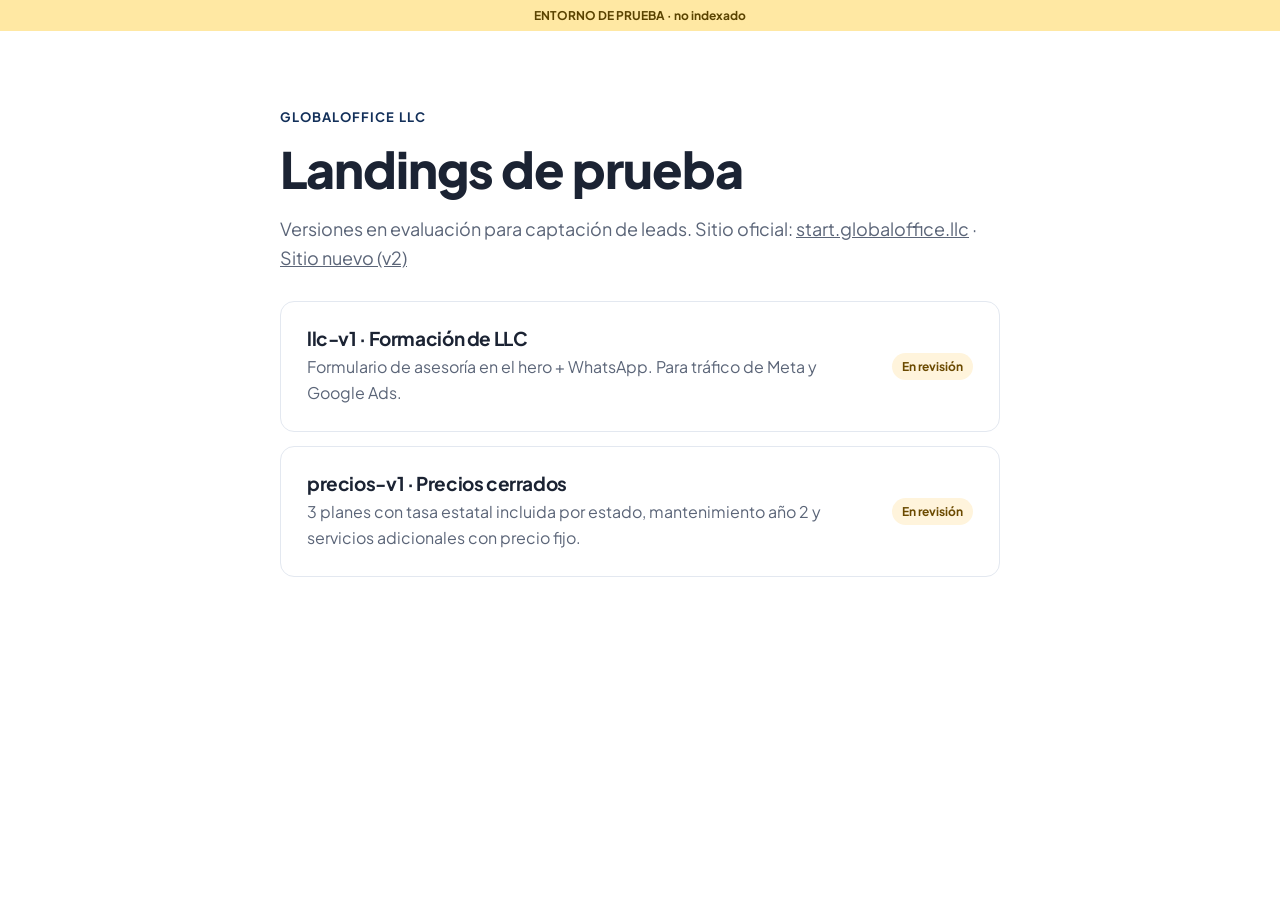
<file: landings/index.html>
<!doctype html>
<html lang="es">
<head>
  <meta charset="utf-8">
  <meta name="viewport" content="width=device-width, initial-scale=1">
  <meta name="robots" content="noindex, nofollow">
  <title>Landings de prueba | GlobalOffice LLC</title>
  <link href="https://fonts.googleapis.com/css2?family=Plus+Jakarta+Sans:wght@400;600;700;800&display=swap" rel="stylesheet">
  <link rel="stylesheet" href="../assets/base.css">
  <style>
    .list { display: grid; gap: 14px; margin-top: 28px; }
    .item { display: flex; justify-content: space-between; align-items: center; gap: 16px; text-decoration: none; }
    .item:hover { border-color: var(--navy-2); }
    .tag { font-size: 12px; font-weight: 700; padding: 4px 10px; border-radius: 99px; background: #FFF4DC; color: #6B4A00; white-space: nowrap; }
  </style>
</head>
<body>
<div class="test-ribbon">ENTORNO DE PRUEBA · no indexado</div>
<section>
  <div class="wrap" style="max-width:760px">
    <span class="eyebrow" style="color:var(--navy-2)">GlobalOffice LLC</span>
    <h1>Landings de prueba</h1>
    <p class="lead">Versiones en evaluación para captación de leads. Sitio oficial: <a href="https://start.globaloffice.llc/">start.globaloffice.llc</a> · <a href="../">Sitio nuevo (v2)</a></p>
    <div class="list">
      <a class="card item" href="llc-v1/">
        <div><h3 style="margin:0 0 4px">llc-v1 · Formación de LLC</h3><p>Formulario de asesoría en el hero + WhatsApp. Para tráfico de Meta y Google Ads.</p></div>
        <span class="tag">En revisión</span>
      </a>
      <a class="card item" href="precios-v1/">
        <div><h3 style="margin:0 0 4px">precios-v1 · Precios cerrados</h3><p>3 planes con tasa estatal incluida por estado, mantenimiento año 2 y servicios adicionales con precio fijo.</p></div>
        <span class="tag">En revisión</span>
      </a>
    </div>
  </div>
</section>
</body>
</html>
</file>
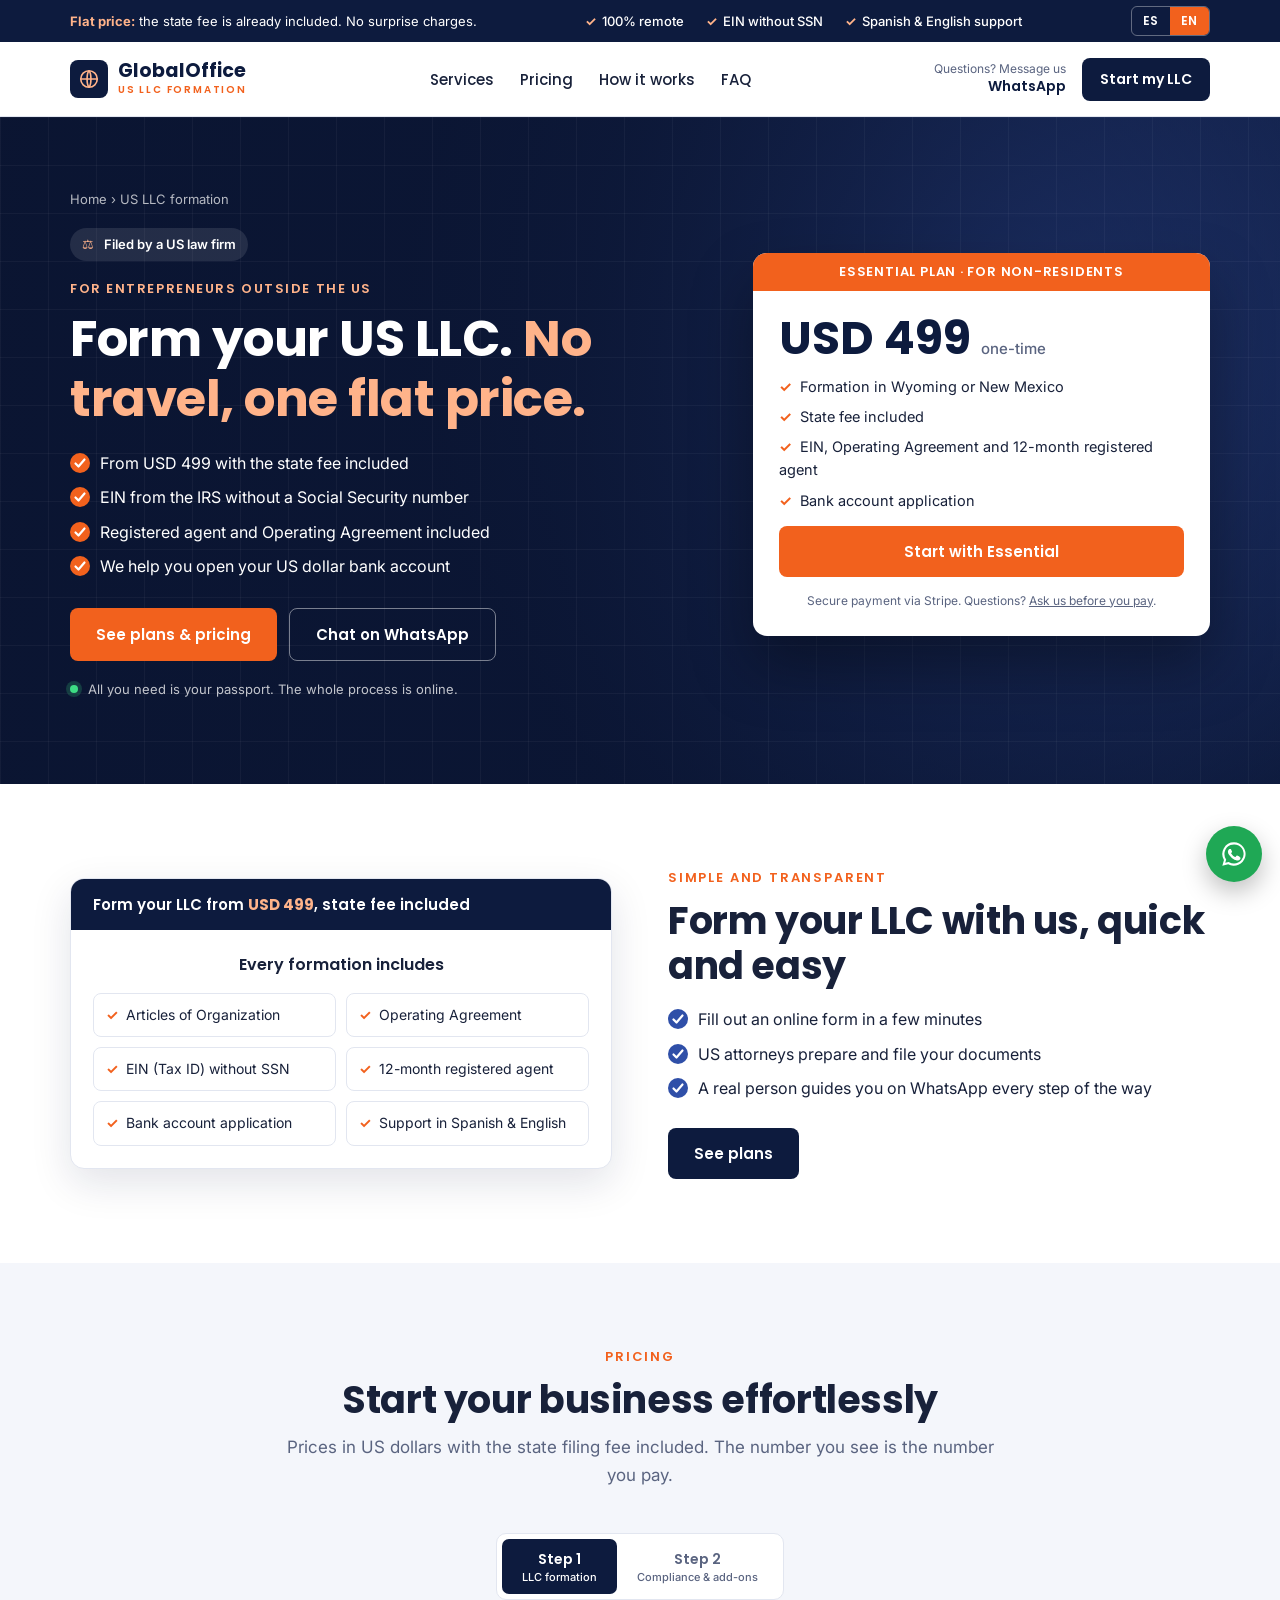
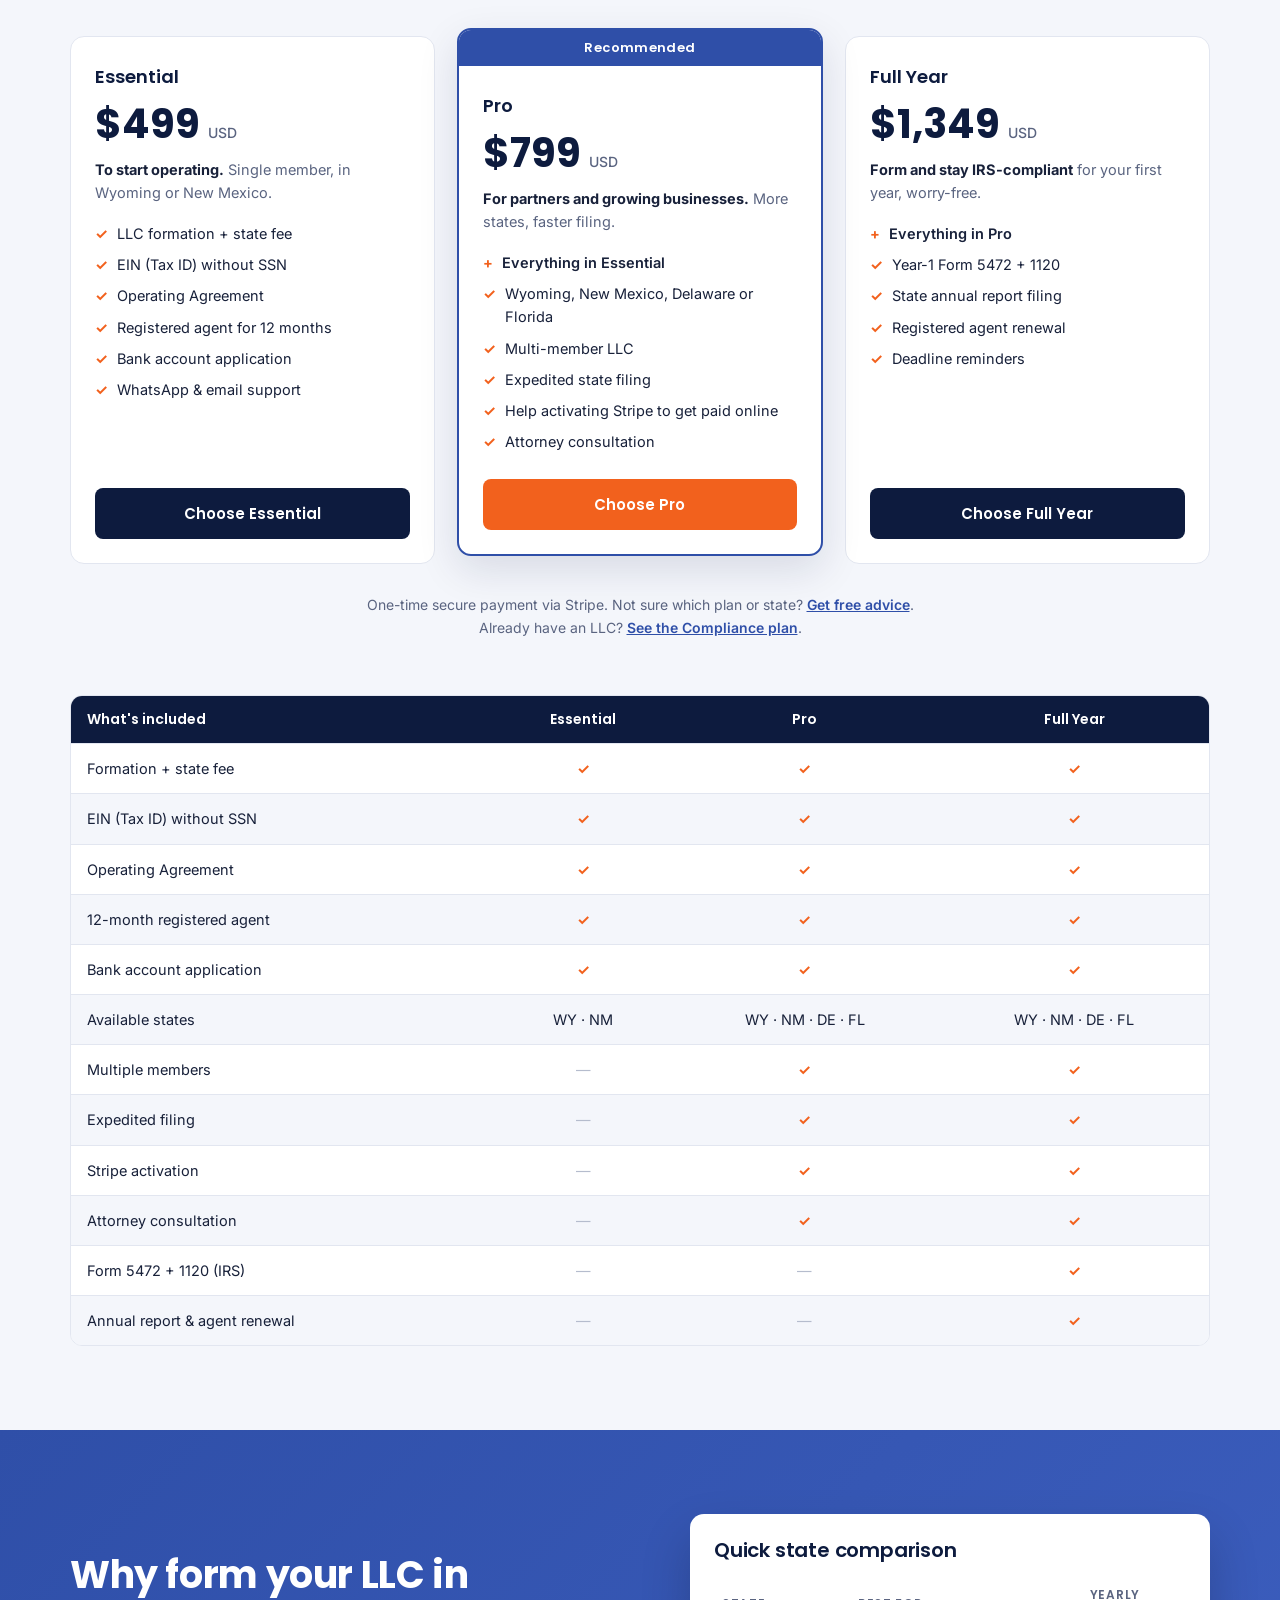
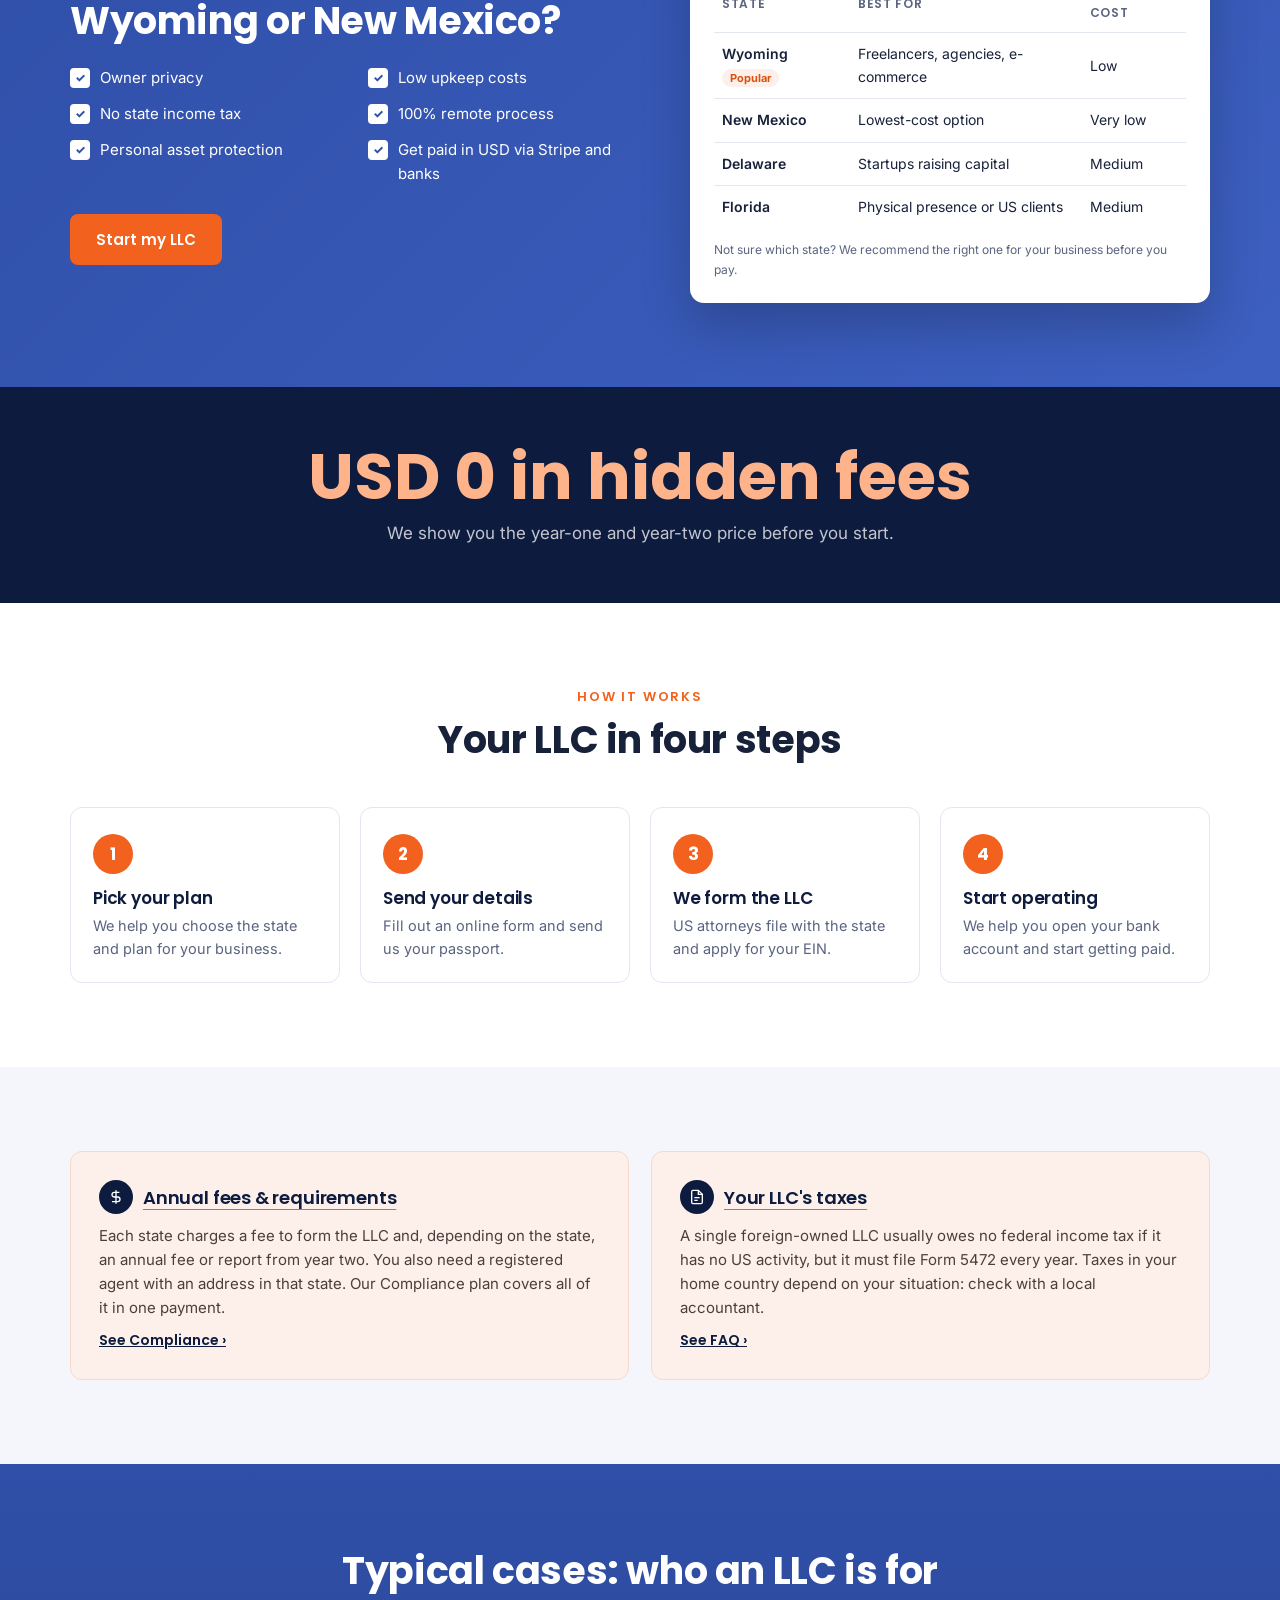
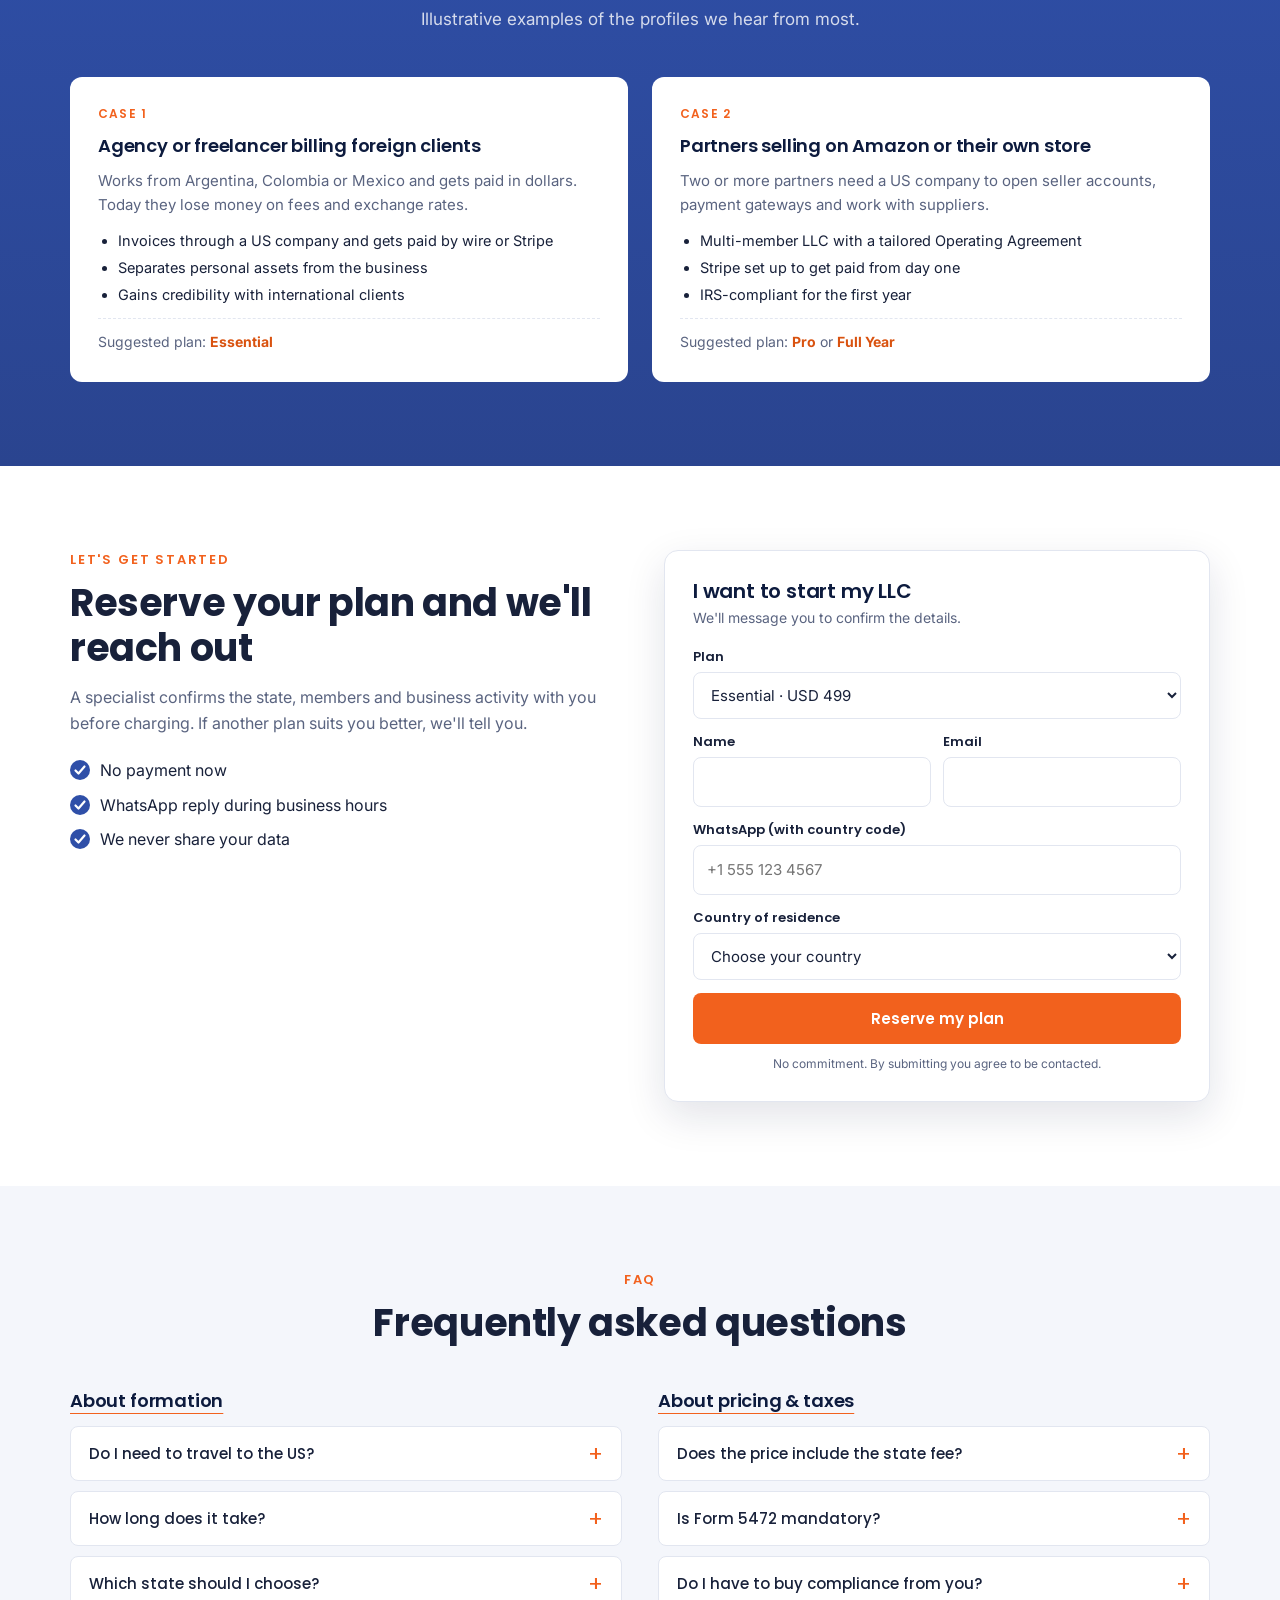
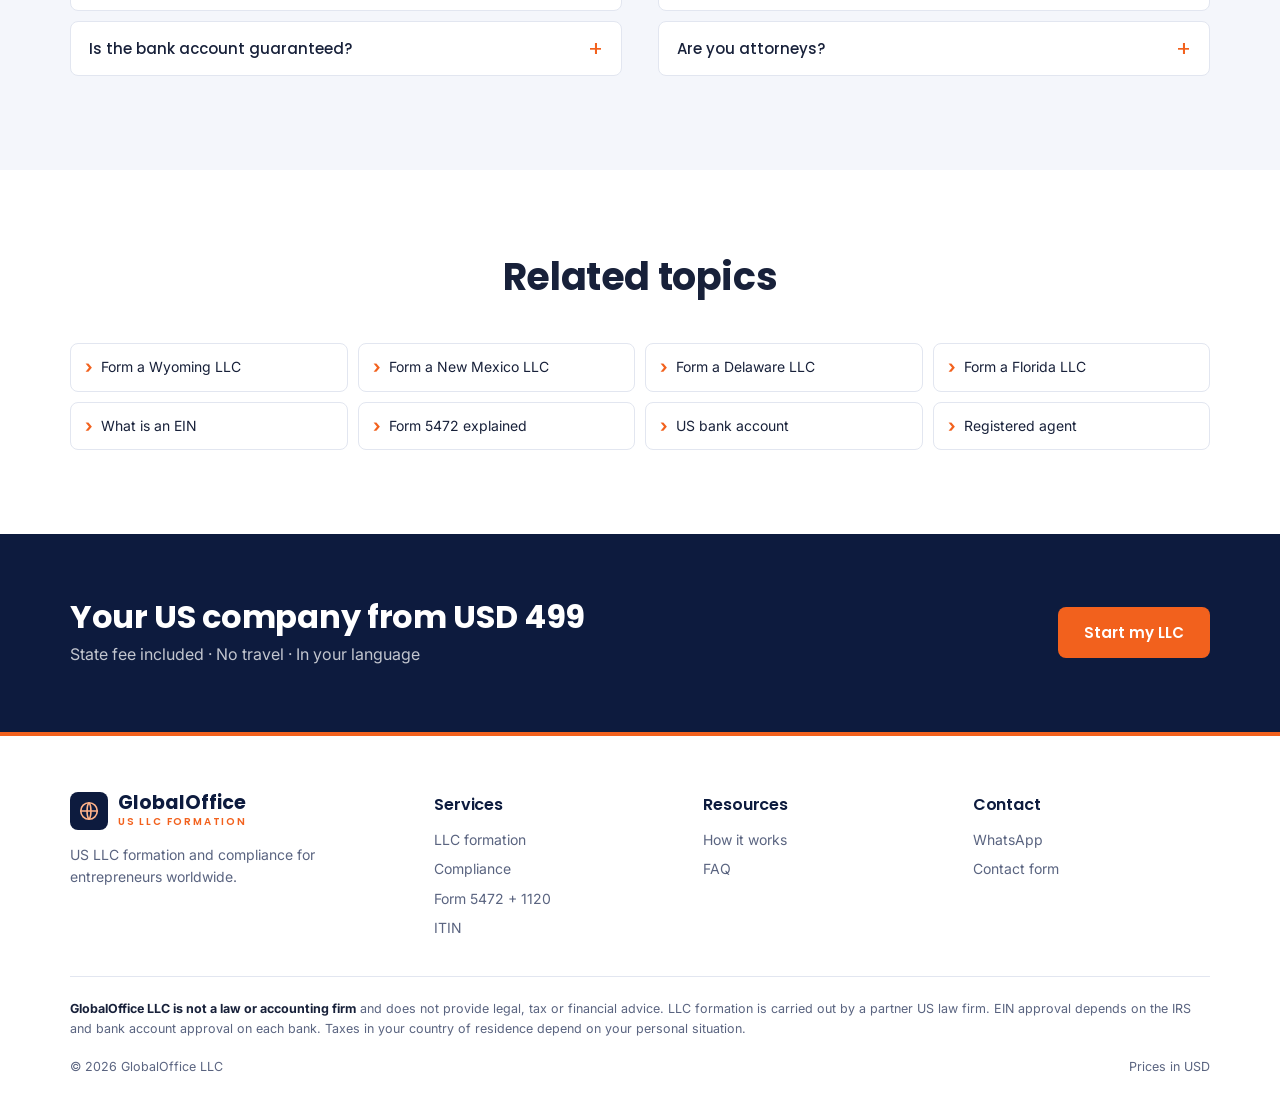
<file: produccion/index.html>
<!doctype html>
<html lang="es">
<head>
  <meta charset="utf-8">
  <meta name="viewport" content="width=device-width, initial-scale=1">
  <title>Abre tu LLC en Estados Unidos | GlobalOffice LLC</title>
  <meta name="title-es" content="Abre tu LLC en Estados Unidos | GlobalOffice LLC">
  <meta name="title-en" content="Form your US LLC from anywhere | GlobalOffice LLC">
  <meta name="description" content="Formación de LLC en Estados Unidos para emprendedores de Latinoamérica. Precio cerrado con tasa estatal incluida, EIN sin SSN y acompañamiento en español.">
  <link rel="preconnect" href="https://fonts.googleapis.com">
  <link rel="preconnect" href="https://fonts.gstatic.com" crossorigin>
  <link href="https://fonts.googleapis.com/css2?family=Inter:wght@400;500;600&family=Poppins:wght@500;600;700&display=swap" rel="stylesheet">
  <link rel="stylesheet" href="assets/site.css?v=20261016">
</head>
<body>

<!-- Barra de anuncio -->
<div class="announce">
  <div class="wrap">
    <div class="msg">
      <span class="es"><b>Precio cerrado:</b> la tasa del estado ya está incluida. Sin cargos sorpresa.</span>
      <span class="en"><b>Flat price:</b> the state fee is already included. No surprise charges.</span>
    </div>
    <div class="feats">
      <span><span class="es">100% remoto</span><span class="en">100% remote</span></span>
      <span><span class="es">EIN sin SSN</span><span class="en">EIN without SSN</span></span>
      <span><span class="es">Soporte en español</span><span class="en">Spanish &amp; English support</span></span>
    </div>
    <div class="lang" role="group" aria-label="Idioma / Language">
      <button type="button" data-set-lang="es" aria-pressed="true">ES</button>
      <button type="button" data-set-lang="en" aria-pressed="false">EN</button>
    </div>
  </div>
</div>

<!-- Header -->
<header class="header">
  <div class="wrap">
    <a class="logo" href="#top" aria-label="GlobalOffice LLC">
      <span class="logo-mark" aria-hidden="true">
        <svg width="22" height="22" viewBox="0 0 24 24" fill="none" stroke="#FFB38A" stroke-width="1.8"><circle cx="12" cy="12" r="9"/><path d="M3 12h18M12 3c2.8 3 2.8 15 0 18M12 3c-2.8 3-2.8 15 0 18"/></svg>
      </span>
      <span class="logo-text">GlobalOffice<small>US LLC FORMATION</small></span>
    </a>
    <nav class="nav" aria-label="Principal">
      <a href="#incluye"><span class="es">Servicios</span><span class="en">Services</span></a>
      <a href="#precios"><span class="es">Precios</span><span class="en">Pricing</span></a>
      <a href="#como"><span class="es">Cómo funciona</span><span class="en">How it works</span></a>
      <a href="#faq"><span class="es">Preguntas</span><span class="en">FAQ</span></a>
    </nav>
    <div class="head-cta">
      <div class="contact">
        <span class="es">¿Tienes dudas? Escríbenos</span><span class="en">Questions? Message us</span><br>
        <a data-wa-es="Hola, quiero información para abrir mi LLC." data-wa-en="Hi, I'd like information about forming my LLC." href="#contacto">WhatsApp</a>
      </div>
      <a class="btn btn-navy" href="#contacto"><span class="es">Empezar mi LLC</span><span class="en">Start my LLC</span></a>
    </div>
  </div>
</header>

<main id="top">

<!-- Hero -->
<section class="hero">
  <div class="wrap">
    <div>
      <div class="crumb"><span class="es">Inicio › Formación de LLC en EE.UU.</span><span class="en">Home › US LLC formation</span></div>
      <span class="rating"><span class="flag" aria-hidden="true">⚖</span><span class="es">Trámite ejecutado por un estudio de abogados de EE.UU.</span><span class="en">Filed by a US law firm</span></span>
      <p class="hero-kicker"><span class="es">Para emprendedores de Latinoamérica</span><span class="en">For entrepreneurs outside the US</span></p>
      <h1>
        <span class="es">Abre tu LLC en Estados Unidos. <em>Sin viajar y con precio cerrado.</em></span>
        <span class="en">Form your US LLC. <em>No travel, one flat price.</em></span>
      </h1>
      <ul class="checks">
        <li><span class="es">Desde USD 499 con la tasa estatal incluida</span><span class="en">From USD 499 with the state fee included</span></li>
        <li><span class="es">EIN ante el IRS sin número de Seguro Social</span><span class="en">EIN from the IRS without a Social Security number</span></li>
        <li><span class="es">Agente registrado y Operating Agreement incluidos</span><span class="en">Registered agent and Operating Agreement included</span></li>
        <li><span class="es">Te ayudamos a abrir tu cuenta bancaria en dólares</span><span class="en">We help you open your US dollar bank account</span></li>
      </ul>
      <div class="hero-ctas">
        <a class="btn btn-orange" href="#precios"><span class="es">Ver planes y precios</span><span class="en">See plans &amp; pricing</span></a>
        <a class="btn btn-line" data-wa-es="Hola, quiero hablar con un especialista sobre mi LLC." data-wa-en="Hi, I'd like to talk to a specialist about my LLC." href="#contacto"><span class="es">Hablar por WhatsApp</span><span class="en">Chat on WhatsApp</span></a>
      </div>
      <p class="hero-note"><span class="dot"></span><span class="es">Solo necesitas tu pasaporte. Todo el proceso es online.</span><span class="en">All you need is your passport. The whole process is online.</span></p>
    </div>

    <aside class="hero-card" aria-label="Plan Esencial">
      <div class="hc-top"><span class="es">Plan Esencial · Para extranjeros</span><span class="en">Essential plan · For non-residents</span></div>
      <div class="hc-body">
        <div class="price">USD 499 <small><span class="es">pago único</span><span class="en">one-time</span></small></div>
        <ul>
          <li><span class="es">Formación en Wyoming o New Mexico</span><span class="en">Formation in Wyoming or New Mexico</span></li>
          <li><span class="es">Tasa estatal incluida</span><span class="en">State fee included</span></li>
          <li><span class="es">EIN, Operating Agreement y agente registrado 12 meses</span><span class="en">EIN, Operating Agreement and 12-month registered agent</span></li>
          <li><span class="es">Solicitud de cuenta bancaria</span><span class="en">Bank account application</span></li>
        </ul>
        <a class="btn btn-orange btn-block" href="#contacto" data-plan="esencial"><span class="es">Empezar con Esencial</span><span class="en">Start with Essential</span></a>
        <p class="fine"><span class="es">Pago seguro con Stripe. ¿Dudas? <a href="#contacto" data-plan="no-se">Consúltanos antes de pagar</a>.</span><span class="en">Secure payment via Stripe. Questions? <a href="#contacto" data-plan="no-se">Ask us before you pay</a>.</span></p>
      </div>
    </aside>
  </div>
</section>

<!-- Qué incluye -->
<section id="incluye">
  <div class="wrap includes">
    <div class="inc-box">
      <div class="ib-head"><span class="es">Abre tu LLC desde <b>USD 499</b>, tasa estatal incluida</span><span class="en">Form your LLC from <b>USD 499</b>, state fee included</span></div>
      <div class="ib-body">
        <p><span class="es">Cada formación incluye</span><span class="en">Every formation includes</span></p>
        <div class="inc-grid">
          <span><span class="es">Articles of Organization</span><span class="en">Articles of Organization</span></span>
          <span><span class="es">Operating Agreement</span><span class="en">Operating Agreement</span></span>
          <span><span class="es">EIN (Tax ID) sin SSN</span><span class="en">EIN (Tax ID) without SSN</span></span>
          <span><span class="es">Agente registrado 12 meses</span><span class="en">12-month registered agent</span></span>
          <span><span class="es">Solicitud de cuenta bancaria</span><span class="en">Bank account application</span></span>
          <span><span class="es">Acompañamiento en español</span><span class="en">Support in Spanish &amp; English</span></span>
        </div>
      </div>
    </div>
    <div class="inc-copy">
      <span class="kicker"><span class="es">Simple y transparente</span><span class="en">Simple and transparent</span></span>
      <h2><span class="es">Forma tu LLC con nosotros, rápido y sin vueltas</span><span class="en">Form your LLC with us, quick and easy</span></h2>
      <ul class="checks">
        <li><span class="es">Completas un formulario online en pocos minutos</span><span class="en">Fill out an online form in a few minutes</span></li>
        <li><span class="es">Abogados de EE.UU. preparan y presentan tus documentos</span><span class="en">US attorneys prepare and file your documents</span></li>
        <li><span class="es">Una persona real te acompaña por WhatsApp en cada paso</span><span class="en">A real person guides you on WhatsApp every step of the way</span></li>
      </ul>
      <a class="btn btn-navy" href="#precios"><span class="es">Ver planes</span><span class="en">See plans</span></a>
    </div>
  </div>
</section>

<!-- Precios -->
<section id="precios" class="soft">
  <div class="wrap">
    <div class="sec-head">
      <span class="kicker"><span class="es">Precios</span><span class="en">Pricing</span></span>
      <h2><span class="es">Empieza tu empresa sin complicaciones</span><span class="en">Start your business effortlessly</span></h2>
      <p><span class="es">Precios en dólares, con la tasa estatal de formación incluida. El número que ves es el que pagas.</span><span class="en">Prices in US dollars with the state filing fee included. The number you see is the number you pay.</span></p>
    </div>

    <div class="tabs-wrap">
      <div class="tabs" role="tablist" aria-label="Tipo de plan">
        <button type="button" role="tab" id="tab-form" aria-controls="panel-form" aria-selected="true">
          <span class="es">Paso 1</span><span class="en">Step 1</span>
          <small><span class="es">Formación de la LLC</span><span class="en">LLC formation</span></small>
        </button>
        <button type="button" role="tab" id="tab-maint" aria-controls="panel-maint" aria-selected="false" tabindex="-1">
          <span class="es">Paso 2</span><span class="en">Step 2</span>
          <small><span class="es">Mantenimiento y extras</span><span class="en">Compliance &amp; add-ons</span></small>
        </button>
      </div>
    </div>

    <!-- Panel formación -->
    <div id="panel-form" role="tabpanel" aria-labelledby="tab-form">
      <div class="plans">
        <article class="plan">
          <div class="pb">
            <div class="name"><span class="es">Esencial</span><span class="en">Essential</span></div>
            <div class="amount">$499 <small>USD</small></div>
            <p class="for"><span class="es"><b>Para empezar a operar.</b> Un socio, en Wyoming o New Mexico.</span><span class="en"><b>To start operating.</b> Single member, in Wyoming or New Mexico.</span></p>
            <ul>
              <li><span class="es">Formación de la LLC + tasa estatal</span><span class="en">LLC formation + state fee</span></li>
              <li><span class="es">EIN (Tax ID) sin SSN</span><span class="en">EIN (Tax ID) without SSN</span></li>
              <li><span class="es">Operating Agreement</span><span class="en">Operating Agreement</span></li>
              <li><span class="es">Agente registrado por 12 meses</span><span class="en">Registered agent for 12 months</span></li>
              <li><span class="es">Solicitud de cuenta bancaria</span><span class="en">Bank account application</span></li>
              <li><span class="es">Soporte por WhatsApp y email</span><span class="en">WhatsApp &amp; email support</span></li>
            </ul>
          </div>
          <div class="pf">
            <a class="btn btn-navy btn-block" href="#contacto" data-plan="esencial"><span class="es">Elegir Esencial</span><span class="en">Choose Essential</span></a>
            <p class="ref"><span class="es">Ref. mercado: mediana <b>$490</b> · anuncios $350–499</span><span class="en">Market ref.: median <b>$490</b> · ads $350–499</span></p>
          </div>
        </article>

        <article class="plan featured">
          <div class="ribbon"><span class="es">Recomendado</span><span class="en">Recommended</span></div>
          <div class="pb">
            <div class="name">Pro</div>
            <div class="amount">$799 <small>USD</small></div>
            <p class="for"><span class="es"><b>Para socios y negocios con más volumen.</b> Más estados y más rapidez.</span><span class="en"><b>For partners and growing businesses.</b> More states, faster filing.</span></p>
            <ul>
              <li class="plus"><span class="es">Todo lo del plan Esencial</span><span class="en">Everything in Essential</span></li>
              <li><span class="es">Wyoming, New Mexico, Delaware o Florida</span><span class="en">Wyoming, New Mexico, Delaware or Florida</span></li>
              <li><span class="es">LLC con varios socios</span><span class="en">Multi-member LLC</span></li>
              <li><span class="es">Trámite exprés ante el estado</span><span class="en">Expedited state filing</span></li>
              <li><span class="es">Ayuda para activar Stripe y cobrar online</span><span class="en">Help activating Stripe to get paid online</span></li>
              <li><span class="es">Consulta con abogado</span><span class="en">Attorney consultation</span></li>
            </ul>
          </div>
          <div class="pf">
            <a class="btn btn-orange btn-block" href="#contacto" data-plan="pro"><span class="es">Elegir Pro</span><span class="en">Choose Pro</span></a>
            <p class="ref"><span class="es">Ref. mercado: plan intermedio promedio <b>$750</b></span><span class="en">Market ref.: mid-tier average <b>$750</b></span></p>
          </div>
        </article>

        <article class="plan">
          <div class="pb">
            <div class="name"><span class="es">Año Cubierto</span><span class="en">Full Year</span></div>
            <div class="amount">$1,349 <small>USD</small></div>
            <p class="for"><span class="es"><b>Abrir y cumplir con el IRS</b> el primer año, sin preocuparte.</span><span class="en"><b>Form and stay IRS-compliant</b> for your first year, worry-free.</span></p>
            <ul>
              <li class="plus"><span class="es">Todo lo del plan Pro</span><span class="en">Everything in Pro</span></li>
              <li><span class="es">Form 5472 + 1120 del primer año</span><span class="en">Year-1 Form 5472 + 1120</span></li>
              <li><span class="es">Presentación del reporte anual del estado</span><span class="en">State annual report filing</span></li>
              <li><span class="es">Renovación del agente registrado</span><span class="en">Registered agent renewal</span></li>
              <li><span class="es">Recordatorio de vencimientos</span><span class="en">Deadline reminders</span></li>
            </ul>
          </div>
          <div class="pf">
            <a class="btn btn-navy btn-block" href="#contacto" data-plan="ano-cubierto"><span class="es">Elegir Año Cubierto</span><span class="en">Choose Full Year</span></a>
            <p class="ref"><span class="es">Ref. mercado: primer año completo promedio <b>$1,480</b></span><span class="en">Market ref.: full first year average <b>$1,480</b></span></p>
          </div>
        </article>
      </div>
      <p class="plans-foot">
        <span class="es">Pago único y seguro con Stripe. ¿No sabes qué plan o estado elegir? <a href="#contacto">Te asesoramos sin costo</a>.</span>
        <span class="en">One-time secure payment via Stripe. Not sure which plan or state? <a href="#contacto">Get free advice</a>.</span><br>
        <span class="es">¿Ya tienes una LLC? <a href="#precios" data-open-tab="tab-maint">Mira el plan de Mantenimiento</a>.</span>
        <span class="en">Already have an LLC? <a href="#precios" data-open-tab="tab-maint">See the Compliance plan</a>.</span>
      </p>
    </div>

    <!-- Panel mantenimiento -->
    <div id="panel-maint" role="tabpanel" aria-labelledby="tab-maint" hidden>
      <div class="maint">
        <article class="plan featured">
          <div class="ribbon"><span class="es">Desde el segundo año</span><span class="en">From year two</span></div>
          <div class="pb">
            <div class="name"><span class="es">Mantenimiento</span><span class="en">Compliance</span></div>
            <div class="amount">$649 <small><span class="es">USD / año</span><span class="en">USD / year</span></small></div>
            <p class="for"><span class="es"><b>Tu LLC activa y en regla.</b> También si la formaste con otra empresa.</span><span class="en"><b>Keep your LLC active and in good standing.</b> Even if you formed it elsewhere.</span></p>
            <ul>
              <li><span class="es">Form 5472 + 1120 presentado por contador</span><span class="en">Form 5472 + 1120 filed by an accountant</span></li>
              <li><span class="es">Reporte anual del estado</span><span class="en">State annual report</span></li>
              <li><span class="es">Agente registrado por 12 meses</span><span class="en">Registered agent for 12 months</span></li>
              <li><span class="es">Tasa estatal anual incluida (WY y NM)</span><span class="en">Annual state fee included (WY &amp; NM)</span></li>
              <li><span class="es">Descuento si la LLC no tuvo movimientos</span><span class="en">Discount if the LLC had no activity</span></li>
              <li><span class="es">Renovación automática, cancelas cuando quieras</span><span class="en">Auto-renews, cancel anytime</span></li>
            </ul>
          </div>
          <div class="pf">
            <a class="btn btn-orange btn-block" href="#contacto" data-plan="mantenimiento"><span class="es">Contratar Mantenimiento</span><span class="en">Get Compliance</span></a>
            <p class="ref"><span class="es">Ref. mercado: mantenimiento año 2 <b>$550–950</b></span><span class="en">Market ref.: year-2 maintenance <b>$550–950</b></span></p>
          </div>
        </article>

        <div class="addons">
          <span class="addons-title"><span class="es">Servicios adicionales · precio fijo</span><span class="en">Add-on services · flat price</span></span>
          <div class="addon">
            <h4>Form 5472 + 1120</h4>
            <div class="ap">$329 <small><span class="es">/año</span><span class="en">/yr</span></small></div>
            <p><span class="es">Declaración anual obligatoria para LLC con dueño extranjero, aunque no haya tenido movimientos. No presentarla puede generar multas de USD 25.000.</span><span class="en">Mandatory annual filing for foreign-owned LLCs, even with no activity. Missing it can trigger USD 25,000 penalties.</span></p>
          </div>
          <div class="addon">
            <h4>ITIN</h4>
            <div class="ap">$349</div>
            <p><span class="es">Número de identificación fiscal personal ante el IRS, para declarar o para algunos bancos y plataformas.</span><span class="en">Personal IRS taxpayer number, needed to file or for some banks and platforms.</span></p>
          </div>
          <div class="addon">
            <h4><span class="es">Cuenta bancaria adicional</span><span class="en">Additional bank account</span></h4>
            <div class="ap">$199</div>
            <p><span class="es">Te acompañamos a abrir una segunda cuenta o a reintentar con otro banco o fintech si la primera no se aprueba.</span><span class="en">We help you open a second account, or retry with another bank or fintech if the first one isn't approved.</span></p>
          </div>
          <a class="btn btn-navy" href="#contacto" data-plan="adicional"><span class="es">Consultar por un servicio</span><span class="en">Ask about a service</span></a>
        </div>
      </div>
    </div>

    <!-- Tabla comparativa -->
    <div class="compare">
      <table>
        <thead>
          <tr>
            <th><span class="es">Qué incluye</span><span class="en">What's included</span></th>
            <th><span class="es">Esencial</span><span class="en">Essential</span></th>
            <th>Pro</th>
            <th><span class="es">Año Cubierto</span><span class="en">Full Year</span></th>
          </tr>
        </thead>
        <tbody>
          <tr><td><span class="es">Formación + tasa estatal</span><span class="en">Formation + state fee</span></td><td class="y">✓</td><td class="y">✓</td><td class="y">✓</td></tr>
          <tr><td><span class="es">EIN (Tax ID) sin SSN</span><span class="en">EIN (Tax ID) without SSN</span></td><td class="y">✓</td><td class="y">✓</td><td class="y">✓</td></tr>
          <tr><td>Operating Agreement</td><td class="y">✓</td><td class="y">✓</td><td class="y">✓</td></tr>
          <tr><td><span class="es">Agente registrado 12 meses</span><span class="en">12-month registered agent</span></td><td class="y">✓</td><td class="y">✓</td><td class="y">✓</td></tr>
          <tr><td><span class="es">Solicitud de cuenta bancaria</span><span class="en">Bank account application</span></td><td class="y">✓</td><td class="y">✓</td><td class="y">✓</td></tr>
          <tr><td><span class="es">Estados disponibles</span><span class="en">Available states</span></td><td>WY · NM</td><td>WY · NM · DE · FL</td><td>WY · NM · DE · FL</td></tr>
          <tr><td><span class="es">Varios socios</span><span class="en">Multiple members</span></td><td class="n">—</td><td class="y">✓</td><td class="y">✓</td></tr>
          <tr><td><span class="es">Trámite exprés</span><span class="en">Expedited filing</span></td><td class="n">—</td><td class="y">✓</td><td class="y">✓</td></tr>
          <tr><td><span class="es">Activación de Stripe</span><span class="en">Stripe activation</span></td><td class="n">—</td><td class="y">✓</td><td class="y">✓</td></tr>
          <tr><td><span class="es">Consulta con abogado</span><span class="en">Attorney consultation</span></td><td class="n">—</td><td class="y">✓</td><td class="y">✓</td></tr>
          <tr><td><span class="es">Form 5472 + 1120 (IRS)</span><span class="en">Form 5472 + 1120 (IRS)</span></td><td class="n">—</td><td class="n">—</td><td class="y">✓</td></tr>
          <tr><td><span class="es">Reporte anual y renovación de agente</span><span class="en">Annual report &amp; agent renewal</span></td><td class="n">—</td><td class="n">—</td><td class="y">✓</td></tr>
        </tbody>
      </table>
    </div>
  </div>
</section>

<!-- Por qué Wyoming / New Mexico -->
<section class="why">
  <div class="wrap">
    <div>
      <h2><span class="es">¿Por qué abrir tu LLC en Wyoming o New Mexico?</span><span class="en">Why form your LLC in Wyoming or New Mexico?</span></h2>
      <div class="why-grid">
        <span><span class="es">Privacidad de los dueños</span><span class="en">Owner privacy</span></span>
        <span><span class="es">Costos de mantenimiento bajos</span><span class="en">Low upkeep costs</span></span>
        <span><span class="es">Sin impuesto estatal a la renta</span><span class="en">No state income tax</span></span>
        <span><span class="es">Trámite 100% a distancia</span><span class="en">100% remote process</span></span>
        <span><span class="es">Protección de tu patrimonio personal</span><span class="en">Personal asset protection</span></span>
        <span><span class="es">Cobras en dólares con Stripe y bancos</span><span class="en">Get paid in USD via Stripe and banks</span></span>
      </div>
      <a class="btn btn-orange" href="#contacto"><span class="es">Empezar mi LLC</span><span class="en">Start my LLC</span></a>
    </div>
    <div class="states">
      <h3><span class="es">Comparativa rápida de estados</span><span class="en">Quick state comparison</span></h3>
      <table>
        <thead><tr><th><span class="es">Estado</span><span class="en">State</span></th><th><span class="es">Ideal para</span><span class="en">Best for</span></th><th><span class="es">Costo anual</span><span class="en">Yearly cost</span></th></tr></thead>
        <tbody>
          <tr><td>Wyoming <span class="tag"><span class="es">Popular</span><span class="en">Popular</span></span></td><td><span class="es">Freelancers, agencias, e-commerce</span><span class="en">Freelancers, agencies, e-commerce</span></td><td><span class="es">Bajo</span><span class="en">Low</span></td></tr>
          <tr><td>New Mexico</td><td><span class="es">Quien busca el menor costo</span><span class="en">Lowest-cost option</span></td><td><span class="es">Muy bajo</span><span class="en">Very low</span></td></tr>
          <tr><td>Delaware</td><td><span class="es">Startups que buscan inversión</span><span class="en">Startups raising capital</span></td><td><span class="es">Medio</span><span class="en">Medium</span></td></tr>
          <tr><td>Florida</td><td><span class="es">Presencia física o clientes en EE.UU.</span><span class="en">Physical presence or US clients</span></td><td><span class="es">Medio</span><span class="en">Medium</span></td></tr>
        </tbody>
      </table>
      <p class="fine"><span class="es">¿No sabes qué estado elegir? Te lo recomendamos según tu actividad antes de que pagues.</span><span class="en">Not sure which state? We recommend the right one for your business before you pay.</span></p>
    </div>
  </div>
</section>

<!-- Banda -->
<div class="bigband">
  <div class="wrap">
    <div class="big"><span class="es">USD <span>0</span> en costos ocultos</span><span class="en">USD <span>0</span> in hidden fees</span></div>
    <p><span class="es">Te mostramos el precio del primer año y el del segundo antes de empezar.</span><span class="en">We show you the year-one and year-two price before you start.</span></p>
  </div>
</div>

<!-- Cómo funciona -->
<section id="como">
  <div class="wrap">
    <div class="sec-head">
      <span class="kicker"><span class="es">Cómo funciona</span><span class="en">How it works</span></span>
      <h2><span class="es">Tu LLC lista en cuatro pasos</span><span class="en">Your LLC in four steps</span></h2>
    </div>
    <div class="steps">
      <div class="step"><h3><span class="es">Elige tu plan</span><span class="en">Pick your plan</span></h3><p><span class="es">Te ayudamos a definir el estado y el plan según tu negocio.</span><span class="en">We help you choose the state and plan for your business.</span></p></div>
      <div class="step"><h3><span class="es">Envía tus datos</span><span class="en">Send your details</span></h3><p><span class="es">Completas un formulario online y nos envías tu pasaporte.</span><span class="en">Fill out an online form and send us your passport.</span></p></div>
      <div class="step"><h3><span class="es">Formamos la LLC</span><span class="en">We form the LLC</span></h3><p><span class="es">Abogados de EE.UU. presentan los documentos ante el estado y tramitan el EIN.</span><span class="en">US attorneys file with the state and apply for your EIN.</span></p></div>
      <div class="step"><h3><span class="es">Empiezas a operar</span><span class="en">Start operating</span></h3><p><span class="es">Te acompañamos a abrir la cuenta bancaria y a empezar a cobrar.</span><span class="en">We help you open your bank account and start getting paid.</span></p></div>
    </div>
  </div>
</section>

<!-- Tarjetas informativas -->
<section class="soft">
  <div class="wrap info">
    <div class="info-card">
      <div class="ic-h"><i aria-hidden="true"><svg width="16" height="16" viewBox="0 0 24 24" fill="none" stroke="#fff" stroke-width="2"><path d="M12 2v20M17 5H9.5a3.5 3.5 0 000 7h5a3.5 3.5 0 010 7H6"/></svg></i><h3><span class="es">Costos anuales y requisitos</span><span class="en">Annual fees &amp; requirements</span></h3></div>
      <p><span class="es">Cada estado cobra una tasa al formar la LLC y, según el estado, una tasa o reporte anual desde el segundo año. También necesitas un agente registrado con dirección en ese estado. Nuestro plan de Mantenimiento cubre todo eso en un solo pago.</span><span class="en">Each state charges a fee to form the LLC and, depending on the state, an annual fee or report from year two. You also need a registered agent with an address in that state. Our Compliance plan covers all of it in one payment.</span></p>
      <a href="#precios" data-open-tab="tab-maint"><span class="es">Ver Mantenimiento ›</span><span class="en">See Compliance ›</span></a>
    </div>
    <div class="info-card">
      <div class="ic-h"><i aria-hidden="true"><svg width="16" height="16" viewBox="0 0 24 24" fill="none" stroke="#fff" stroke-width="2"><path d="M14 2H6a2 2 0 00-2 2v16a2 2 0 002 2h12a2 2 0 002-2V8z"/><path d="M14 2v6h6M8 13h8M8 17h5"/></svg></i><h3><span class="es">Impuestos de tu LLC</span><span class="en">Your LLC's taxes</span></h3></div>
      <p><span class="es">Una LLC de un solo dueño extranjero suele no pagar impuesto federal si no tiene actividad en EE.UU., pero sí debe presentar el Form 5472 cada año. Los impuestos en tu país de residencia dependen de tu caso: te recomendamos consultarlo con un contador local.</span><span class="en">A single foreign-owned LLC usually owes no federal income tax if it has no US activity, but it must file Form 5472 every year. Taxes in your home country depend on your situation: check with a local accountant.</span></p>
      <a href="#faq"><span class="es">Ver preguntas frecuentes ›</span><span class="en">See FAQ ›</span></a>
    </div>
  </div>
</section>

<!-- Casos -->
<section class="cases">
  <div class="wrap">
    <div class="sec-head">
      <h2><span class="es">Casos típicos: para quién sirve una LLC</span><span class="en">Typical cases: who an LLC is for</span></h2>
      <p><span class="es">Ejemplos ilustrativos de los perfiles que más nos consultan.</span><span class="en">Illustrative examples of the profiles we hear from most.</span></p>
    </div>
    <div class="case-grid">
      <div class="case">
        <div class="ct"><span><span class="es">Caso 1</span><span class="en">Case 1</span></span></div>
        <h3><span class="es">Agencia o freelancer que factura a clientes de afuera</span><span class="en">Agency or freelancer billing foreign clients</span></h3>
        <p><span class="es">Trabaja desde Argentina, Colombia o México y sus clientes pagan en dólares. Hoy pierde en comisiones y en tipo de cambio.</span><span class="en">Works from Argentina, Colombia or Mexico and gets paid in dollars. Today they lose money on fees and exchange rates.</span></p>
        <ul>
          <li><span class="es">Factura con una empresa de EE.UU. y cobra por transferencia o Stripe</span><span class="en">Invoices through a US company and gets paid by wire or Stripe</span></li>
          <li><span class="es">Separa el patrimonio personal del negocio</span><span class="en">Separates personal assets from the business</span></li>
          <li><span class="es">Gana credibilidad frente a clientes internacionales</span><span class="en">Gains credibility with international clients</span></li>
        </ul>
        <p class="plan-fit"><span class="es">Plan sugerido: <b>Esencial</b></span><span class="en">Suggested plan: <b>Essential</b></span></p>
      </div>
      <div class="case">
        <div class="ct"><span><span class="es">Caso 2</span><span class="en">Case 2</span></span></div>
        <h3><span class="es">Socios que venden en Amazon o con su tienda online</span><span class="en">Partners selling on Amazon or their own store</span></h3>
        <p><span class="es">Dos o más socios necesitan una empresa en EE.UU. para abrir cuentas de vendedor, pasarelas de pago y operar con proveedores.</span><span class="en">Two or more partners need a US company to open seller accounts, payment gateways and work with suppliers.</span></p>
        <ul>
          <li><span class="es">LLC con varios socios y Operating Agreement a medida</span><span class="en">Multi-member LLC with a tailored Operating Agreement</span></li>
          <li><span class="es">Stripe activo para cobrar desde el primer día</span><span class="en">Stripe set up to get paid from day one</span></li>
          <li><span class="es">El primer año en regla con el IRS</span><span class="en">IRS-compliant for the first year</span></li>
        </ul>
        <p class="plan-fit"><span class="es">Plan sugerido: <b>Pro</b> o <b>Año Cubierto</b></span><span class="en">Suggested plan: <b>Pro</b> or <b>Full Year</b></span></p>
      </div>
    </div>
  </div>
</section>

<!-- Formulario -->
<section id="contacto" class="lead-sec">
  <div class="wrap">
    <div class="lead-copy">
      <span class="kicker"><span class="es">Empecemos</span><span class="en">Let's get started</span></span>
      <h2><span class="es">Reserva tu plan y te contactamos</span><span class="en">Reserve your plan and we'll reach out</span></h2>
      <p class="muted" style="margin:14px 0 4px"><span class="es">Un especialista confirma contigo el estado, los socios y la actividad antes de cobrar. Si otro plan te conviene más, te lo decimos.</span><span class="en">A specialist confirms the state, members and business activity with you before charging. If another plan suits you better, we'll tell you.</span></p>
      <ul class="checks">
        <li><span class="es">Sin pago ahora</span><span class="en">No payment now</span></li>
        <li><span class="es">Respuesta por WhatsApp en horario hábil</span><span class="en">WhatsApp reply during business hours</span></li>
        <li><span class="es">No compartimos tus datos</span><span class="en">We never share your data</span></li>
      </ul>
    </div>
    <div class="form-card">
      <form data-lead-form="sitio-v2">
        <h3><span class="es">Quiero empezar mi LLC</span><span class="en">I want to start my LLC</span></h3>
        <p class="sub"><span class="es">Te escribimos para confirmar los datos.</span><span class="en">We'll message you to confirm the details.</span></p>
        <input type="hidden" name="idioma" id="idioma" value="es">
        <div class="field">
          <label for="plan"><span class="es">Plan</span><span class="en">Plan</span></label>
          <select id="plan" name="plan" required>
            <option value="esencial" data-es="Esencial · USD 499" data-en="Essential · USD 499">Esencial · USD 499</option>
            <option value="pro" data-es="Pro · USD 799" data-en="Pro · USD 799">Pro · USD 799</option>
            <option value="ano-cubierto" data-es="Año Cubierto · USD 1,349" data-en="Full Year · USD 1,349">Año Cubierto · USD 1,349</option>
            <option value="mantenimiento" data-es="Mantenimiento de una LLC que ya tengo · USD 649/año" data-en="Compliance for an LLC I already have · USD 649/yr">Mantenimiento de una LLC que ya tengo · USD 649/año</option>
            <option value="adicional" data-es="Solo un servicio adicional" data-en="Just an add-on service">Solo un servicio adicional</option>
            <option value="no-se" data-es="Todavía no sé, quiero asesoría" data-en="Not sure yet, I'd like advice">Todavía no sé, quiero asesoría</option>
          </select>
        </div>
        <div class="row2">
          <div class="field"><label for="nombre"><span class="es">Nombre</span><span class="en">Name</span></label><input id="nombre" name="nombre" autocomplete="given-name" required></div>
          <div class="field"><label for="email">Email</label><input id="email" name="email" type="email" autocomplete="email" required></div>
        </div>
        <div class="field"><label for="whatsapp"><span class="es">WhatsApp (con código de país)</span><span class="en">WhatsApp (with country code)</span></label><input id="whatsapp" name="whatsapp" type="tel" autocomplete="tel" data-ph-es="+54 9 11 1234 5678" data-ph-en="+1 555 123 4567" placeholder="+54 9 11 1234 5678" required></div>
        <div class="field">
          <label for="pais"><span class="es">País de residencia</span><span class="en">Country of residence</span></label>
          <select id="pais" name="pais" required>
            <option value="" data-es="Elige tu país" data-en="Choose your country">Elige tu país</option>
            <option>Argentina</option><option>Bolivia</option><option>Chile</option><option>Colombia</option><option>Ecuador</option>
            <option value="México" data-es="México" data-en="Mexico">México</option>
            <option value="Panamá" data-es="Panamá" data-en="Panama">Panamá</option>
            <option>Paraguay</option>
            <option value="Perú" data-es="Perú" data-en="Peru">Perú</option>
            <option>Uruguay</option>
            <option value="España" data-es="España" data-en="Spain">España</option>
            <option value="Otro" data-es="Otro" data-en="Other">Otro</option>
          </select>
        </div>
        <button class="btn btn-orange btn-block" type="submit"><span class="es">Reservar mi plan</span><span class="en">Reserve my plan</span></button>
        <p class="form-fine"><span class="es">Sin compromiso. Al enviar aceptas que te contactemos.</span><span class="en">No commitment. By submitting you agree to be contacted.</span></p>
      </form>
      <div class="ok" role="status">
        <svg width="48" height="48" viewBox="0 0 24 24" fill="none" stroke="#1FA855" stroke-width="2" style="margin:0 auto"><circle cx="12" cy="12" r="10"/><path d="M7.5 12.5l3 3 6-6.5"/></svg>
        <h3><span class="es">¡Listo! Recibimos tu reserva</span><span class="en">Done! We got your request</span></h3>
        <p><span class="es">Un especialista te va a escribir por WhatsApp para confirmar los datos.</span><span class="en">A specialist will message you on WhatsApp to confirm the details.</span></p>
        <a class="btn btn-wa" data-wa-es="Hola, acabo de dejar mis datos en la web y quiero avanzar con mi LLC." data-wa-en="Hi, I just submitted my details on the website and want to move forward with my LLC." href="#"><span class="es">Escribir por WhatsApp</span><span class="en">Message on WhatsApp</span></a>
      </div>
    </div>
  </div>
</section>

<!-- FAQ -->
<section id="faq" class="soft">
  <div class="wrap">
    <div class="sec-head">
      <span class="kicker">FAQ</span>
      <h2><span class="es">Preguntas frecuentes</span><span class="en">Frequently asked questions</span></h2>
    </div>
    <div class="faq-cols">
      <div class="faq-group">
        <h3><span class="es">Sobre la formación</span><span class="en">About formation</span></h3>
        <details><summary><span class="es">¿Necesito viajar a Estados Unidos?</span><span class="en">Do I need to travel to the US?</span></summary><p><span class="es">No. Todo el proceso es online y solo necesitas tu pasaporte vigente.</span><span class="en">No. The whole process is online and you only need a valid passport.</span></p></details>
        <details><summary><span class="es">¿Cuánto tarda?</span><span class="en">How long does it take?</span></summary><p><span class="es">La formación de la LLC suele salir en pocos días hábiles, según el estado. El EIN para dueños sin número de Seguro Social lo emite el IRS y puede tardar varias semanas. Te mantenemos al tanto en cada paso y no prometemos plazos que no dependen de nosotros.</span><span class="en">The LLC is usually formed within a few business days, depending on the state. The EIN for owners without a Social Security number is issued by the IRS and can take several weeks. We keep you posted and never promise timelines outside our control.</span></p></details>
        <details><summary><span class="es">¿Qué estado me conviene?</span><span class="en">Which state should I choose?</span></summary><p><span class="es">Para la mayoría de quienes viven fuera de EE.UU., Wyoming o New Mexico: costos bajos y mantenimiento simple. Delaware suele convenir si vas a buscar inversión. Lo confirmamos contigo antes de empezar.</span><span class="en">For most people living outside the US, Wyoming or New Mexico: low costs and simple upkeep. Delaware usually makes sense if you plan to raise capital. We confirm it with you before starting.</span></p></details>
        <details><summary><span class="es">¿La cuenta bancaria está garantizada?</span><span class="en">Is the bank account guaranteed?</span></summary><p><span class="es">Preparamos y enviamos la solicitud, pero la aprobación la decide el banco y algunos países tienen restricciones. Si no se aprueba, te ayudamos a intentar con otra opción.</span><span class="en">We prepare and submit the application, but approval is up to the bank and some countries have restrictions. If it's declined, we help you try another option.</span></p></details>
      </div>
      <div class="faq-group">
        <h3><span class="es">Sobre precios e impuestos</span><span class="en">About pricing &amp; taxes</span></h3>
        <details><summary><span class="es">¿El precio incluye la tasa del estado?</span><span class="en">Does the price include the state fee?</span></summary><p><span class="es">Sí. La tasa estatal de formación ya está sumada en los estados de cada plan. Lo que se paga aparte desde el segundo año es el mantenimiento (agente, reporte anual y tasa anual del estado).</span><span class="en">Yes. The state formation fee is already included for the states in each plan. What you pay separately from year two is upkeep (agent, annual report and the state's annual fee).</span></p></details>
        <details><summary><span class="es">¿El Form 5472 es obligatorio?</span><span class="en">Is Form 5472 mandatory?</span></summary><p><span class="es">Sí. Toda LLC con dueño extranjero debe presentarlo cada año, aunque no haya tenido movimientos. Está incluido en Año Cubierto y en Mantenimiento, o lo puedes sumar aparte.</span><span class="en">Yes. Every foreign-owned LLC must file it every year, even with no activity. It's included in Full Year and Compliance, or you can add it separately.</span></p></details>
        <details><summary><span class="es">¿Tengo que contratar el mantenimiento con ustedes?</span><span class="en">Do I have to buy compliance from you?</span></summary><p><span class="es">No es obligatorio, pero la LLC necesita un agente registrado y presentar sus reportes cada año para seguir activa.</span><span class="en">It's not mandatory, but the LLC needs a registered agent and must file its reports every year to stay active.</span></p></details>
        <details><summary><span class="es">¿Ustedes son abogados?</span><span class="en">Are you attorneys?</span></summary><p><span class="es">GlobalOffice no es un estudio jurídico. La formación la ejecuta un estudio de abogados aliado en EE.UU. y nosotros te acompañamos en español durante todo el proceso.</span><span class="en">GlobalOffice is not a law firm. Formation is carried out by a partner US law firm, and we guide you throughout the process.</span></p></details>
      </div>
    </div>
  </div>
</section>

<!-- Temas -->
<section>
  <div class="wrap">
    <div class="sec-head"><h2><span class="es">Temas relacionados</span><span class="en">Related topics</span></h2></div>
    <div class="topics">
      <a href="#precios"><span class="es">Abrir una LLC en Wyoming</span><span class="en">Form a Wyoming LLC</span></a>
      <a href="#precios"><span class="es">Abrir una LLC en New Mexico</span><span class="en">Form a New Mexico LLC</span></a>
      <a href="#precios"><span class="es">Abrir una LLC en Delaware</span><span class="en">Form a Delaware LLC</span></a>
      <a href="#precios"><span class="es">Abrir una LLC en Florida</span><span class="en">Form a Florida LLC</span></a>
      <a href="#faq"><span class="es">Qué es el EIN</span><span class="en">What is an EIN</span></a>
      <a href="#faq"><span class="es">Form 5472 explicado</span><span class="en">Form 5472 explained</span></a>
      <a href="#faq"><span class="es">Cuenta bancaria en EE.UU.</span><span class="en">US bank account</span></a>
      <a href="#precios" data-open-tab="tab-maint"><span class="es">Agente registrado</span><span class="en">Registered agent</span></a>
    </div>
  </div>
</section>

<!-- CTA final -->
<div class="final">
  <div class="wrap">
    <div>
      <h2><span class="es">Tu empresa en EE.UU. desde USD 499</span><span class="en">Your US company from USD 499</span></h2>
      <p><span class="es">Tasa estatal incluida · Sin viajar · En tu idioma</span><span class="en">State fee included · No travel · In your language</span></p>
    </div>
    <a class="btn btn-orange" href="#contacto"><span class="es">Empezar mi LLC</span><span class="en">Start my LLC</span></a>
  </div>
</div>

</main>

<footer>
  <div class="wrap">
    <div class="foot-grid">
      <div>
        <a class="logo" href="#top" aria-label="GlobalOffice LLC" style="margin-bottom:14px">
          <span class="logo-mark" aria-hidden="true"><svg width="22" height="22" viewBox="0 0 24 24" fill="none" stroke="#FFB38A" stroke-width="1.8"><circle cx="12" cy="12" r="9"/><path d="M3 12h18M12 3c2.8 3 2.8 15 0 18M12 3c-2.8 3-2.8 15 0 18"/></svg></span>
          <span class="logo-text">GlobalOffice<small>US LLC FORMATION</small></span>
        </a>
        <p><span class="es">Formación y mantenimiento de LLC en Estados Unidos para emprendedores de todo el mundo.</span><span class="en">US LLC formation and compliance for entrepreneurs worldwide.</span></p>
      </div>
      <div>
        <h4><span class="es">Servicios</span><span class="en">Services</span></h4>
        <ul>
          <li><a href="#precios"><span class="es">Formación de LLC</span><span class="en">LLC formation</span></a></li>
          <li><a href="#precios" data-open-tab="tab-maint"><span class="es">Mantenimiento</span><span class="en">Compliance</span></a></li>
          <li><a href="#precios" data-open-tab="tab-maint">Form 5472 + 1120</a></li>
          <li><a href="#precios" data-open-tab="tab-maint">ITIN</a></li>
        </ul>
      </div>
      <div>
        <h4><span class="es">Recursos</span><span class="en">Resources</span></h4>
        <ul>
          <li><a href="#como"><span class="es">Cómo funciona</span><span class="en">How it works</span></a></li>
          <li><a href="#faq"><span class="es">Preguntas frecuentes</span><span class="en">FAQ</span></a></li>
        </ul>
      </div>
      <div>
        <h4><span class="es">Contacto</span><span class="en">Contact</span></h4>
        <ul>
          <li><a data-wa-es="Hola, quiero información sobre GlobalOffice LLC." data-wa-en="Hi, I'd like information about GlobalOffice LLC." href="#contacto">WhatsApp</a></li>
          <li><a href="#contacto"><span class="es">Formulario de contacto</span><span class="en">Contact form</span></a></li>
        </ul>
      </div>
    </div>
    <p class="disclaimer"><span class="es"><b>GlobalOffice LLC no es un estudio jurídico ni contable</b> y no brinda asesoramiento legal, impositivo ni financiero. La formación de la LLC la realiza un estudio de abogados aliado en EE.UU. La aprobación del EIN depende del IRS y la de cuentas bancarias, de cada banco. Los impuestos en tu país de residencia dependen de tu situación personal.</span><span class="en"><b>GlobalOffice LLC is not a law or accounting firm</b> and does not provide legal, tax or financial advice. LLC formation is carried out by a partner US law firm. EIN approval depends on the IRS and bank account approval on each bank. Taxes in your country of residence depend on your personal situation.</span></p>
    <div class="foot-bottom">
      <span>© 2026 GlobalOffice LLC</span>
      <span><span class="es">Precios en USD</span><span class="en">Prices in USD</span></span>
    </div>
  </div>
</footer>

<a class="wa-float" data-wa-es="Hola, quiero información para abrir mi LLC." data-wa-en="Hi, I'd like information about forming my LLC." data-aria-es="Escribir por WhatsApp" data-aria-en="Message on WhatsApp" aria-label="WhatsApp" href="#contacto">
  <svg width="28" height="28" viewBox="0 0 24 24" fill="#fff" aria-hidden="true"><path d="M12 2a10 10 0 00-8.6 15.1L2 22l5-1.3A10 10 0 1012 2zm0 18.2a8.2 8.2 0 01-4.2-1.2l-.3-.2-3 .8.8-2.9-.2-.3A8.2 8.2 0 1112 20.2zm4.5-6.1c-.2-.1-1.5-.7-1.7-.8s-.4-.1-.6.1-.7.8-.8 1-.3.2-.5.1a6.7 6.7 0 01-3.3-2.9c-.3-.4.3-.4.7-1.3a.5.5 0 000-.4l-.8-1.8c-.2-.5-.4-.4-.6-.4h-.5a1 1 0 00-.7.3 3 3 0 00-.9 2.2 5.2 5.2 0 001.1 2.7 11.8 11.8 0 004.5 4c1.7.7 2.3.8 3.2.6a2.7 2.7 0 001.8-1.2 2.2 2.2 0 00.1-1.2c0-.1-.2-.2-.5-.3z"/></svg>
</a>

<script src="assets/config.js?v=20261016"></script>
<script src="assets/lead.js?v=20261016"></script>
<script src="assets/site.js?v=20261016"></script>
</body>
</html>
</file>
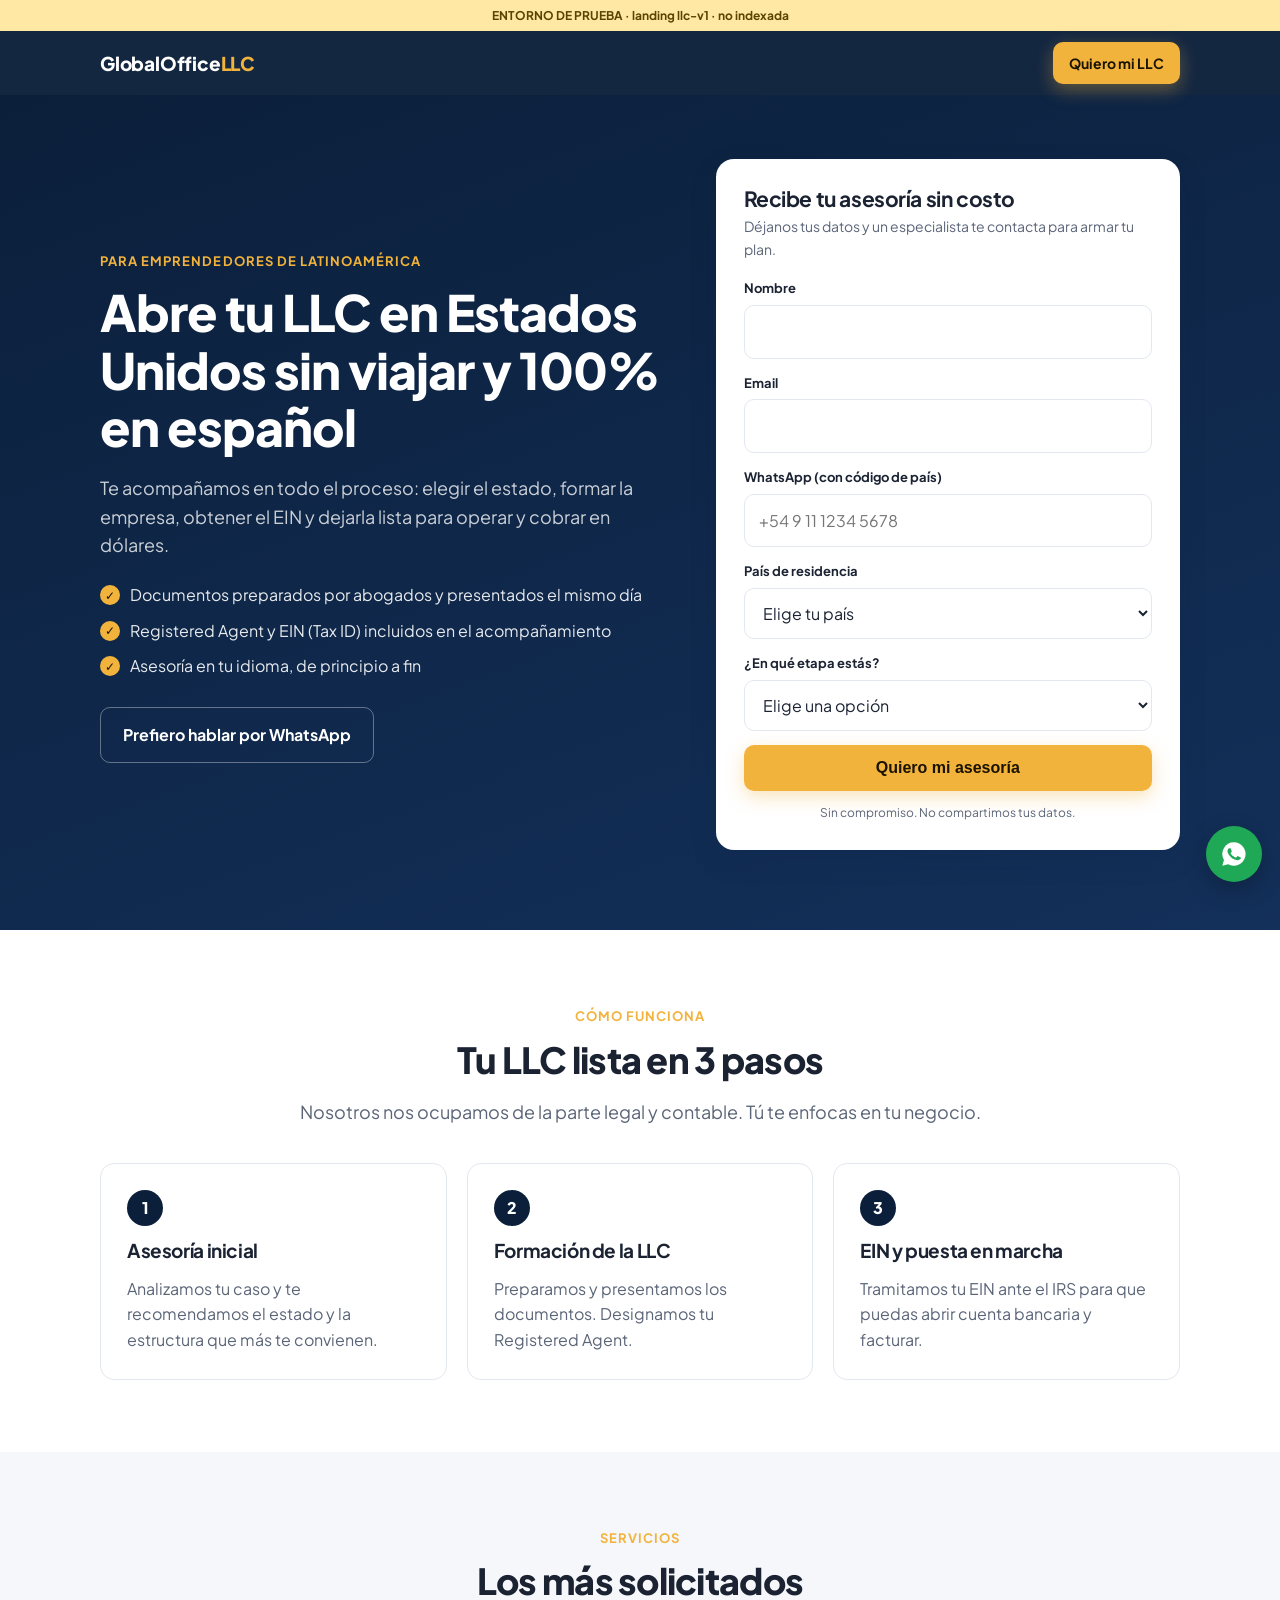
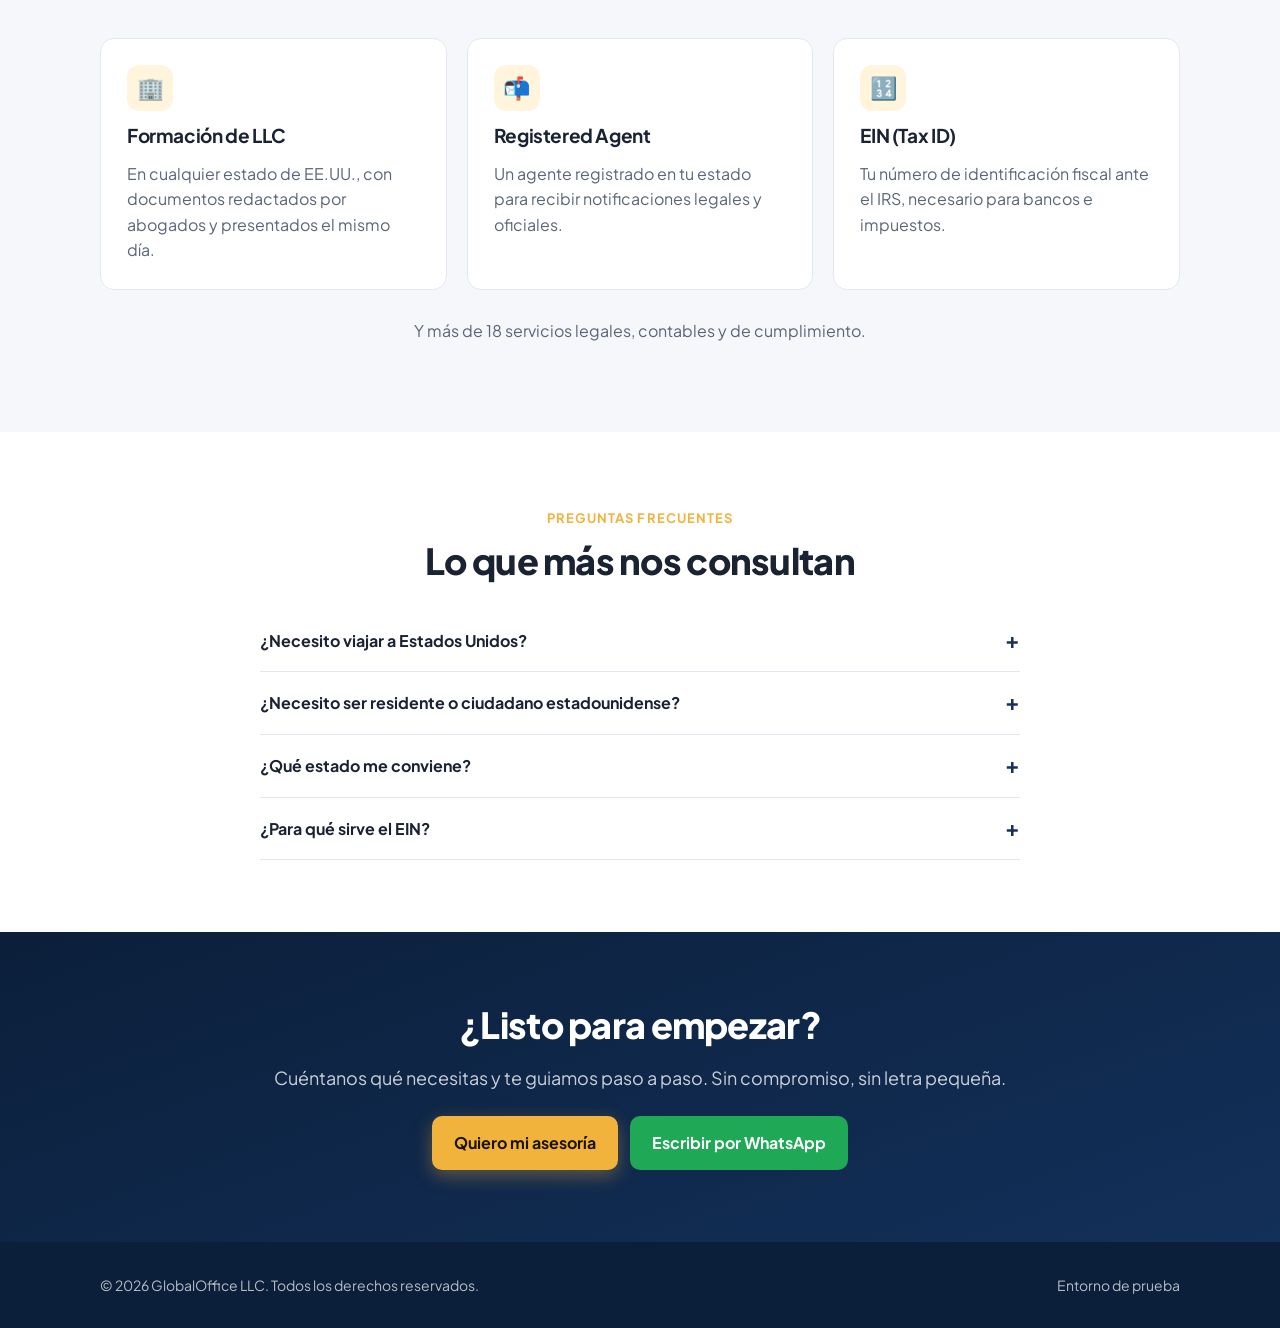
<file: landings/llc-v1/index.html>
<!doctype html>
<html lang="es">
<head>
  <meta charset="utf-8">
  <meta name="viewport" content="width=device-width, initial-scale=1">
  <meta name="robots" content="noindex, nofollow">
  <title>Abre tu LLC en EE.UU. | GlobalOffice LLC</title>
  <meta name="description" content="Formación de LLC en Estados Unidos para emprendedores de Latinoamérica, con acompañamiento 100% en español.">
  <link rel="preconnect" href="https://fonts.googleapis.com">
  <link rel="preconnect" href="https://fonts.gstatic.com" crossorigin>
  <link href="https://fonts.googleapis.com/css2?family=Plus+Jakarta+Sans:wght@400;600;700;800&display=swap" rel="stylesheet">
  <link rel="stylesheet" href="../../assets/base.css">
  <style>
    .hero { padding: 64px 0 80px; }
    .hero-grid { display: grid; grid-template-columns: 1.1fr .9fr; gap: 48px; align-items: center; }
    .checks { list-style: none; padding: 0; margin: 22px 0 28px; }
    .checks li { padding-left: 30px; position: relative; margin-bottom: 10px; color: rgba(255,255,255,.9); }
    .checks li::before { content: "✓"; position: absolute; left: 0; top: 0; width: 20px; height: 20px; border-radius: 50%; background: var(--accent); color: var(--accent-ink); font-size: 12px; font-weight: 800; display: grid; place-items: center; margin-top: 3px; }
    .steps .num { width: 36px; height: 36px; border-radius: 50%; background: var(--navy); color: #fff; font-weight: 800; display: grid; place-items: center; margin-bottom: 14px; }
    .faq { max-width: 760px; margin: 0 auto; }
    .cta-final { text-align: center; }
    .cta-final .btns { display: flex; gap: 12px; justify-content: center; flex-wrap: wrap; margin-top: 24px; }
    @media (max-width: 860px) { .hero-grid { grid-template-columns: 1fr; gap: 32px; } .hero { padding: 40px 0 56px; } }
  </style>
</head>
<body>

<div class="test-ribbon">ENTORNO DE PRUEBA · landing llc-v1 · no indexada</div>

<header class="top">
  <div class="wrap">
    <a class="logo" href="#">GlobalOffice<span>LLC</span></a>
    <a class="btn btn-primary" href="#form">Quiero mi LLC</a>
  </div>
</header>

<!-- HERO + FORMULARIO -->
<section class="dark hero">
  <div class="wrap hero-grid">
    <div>
      <span class="eyebrow">Para emprendedores de Latinoamérica</span>
      <h1>Abre tu LLC en Estados Unidos sin viajar y 100% en español</h1>
      <p class="lead">Te acompañamos en todo el proceso: elegir el estado, formar la empresa, obtener el EIN y dejarla lista para operar y cobrar en dólares.</p>
      <ul class="checks">
        <li>Documentos preparados por abogados y presentados el mismo día</li>
        <li>Registered Agent y EIN (Tax ID) incluidos en el acompañamiento</li>
        <li>Asesoría en tu idioma, de principio a fin</li>
      </ul>
      <a class="btn btn-ghost" data-wa="Hola, quiero consultar por la formación de una LLC.">Prefiero hablar por WhatsApp</a>
    </div>

    <div class="form-card" id="form">
      <form data-lead-form="llc-v1">
        <h3>Recibe tu asesoría sin costo</h3>
        <p class="sub">Déjanos tus datos y un especialista te contacta para armar tu plan.</p>
        <div class="field"><label for="nombre">Nombre</label><input id="nombre" name="nombre" autocomplete="given-name" required></div>
        <div class="field"><label for="email">Email</label><input id="email" name="email" type="email" autocomplete="email" required></div>
        <div class="field"><label for="whatsapp">WhatsApp (con código de país)</label><input id="whatsapp" name="whatsapp" type="tel" autocomplete="tel" placeholder="+54 9 11 1234 5678" required></div>
        <div class="field">
          <label for="pais">País de residencia</label>
          <select id="pais" name="pais" required>
            <option value="">Elige tu país</option>
            <option>Argentina</option><option>Bolivia</option><option>Chile</option><option>Colombia</option>
            <option>Ecuador</option><option>México</option><option>Panamá</option><option>Paraguay</option>
            <option>Perú</option><option>Uruguay</option><option>Otro</option>
          </select>
        </div>
        <div class="field">
          <label for="etapa">¿En qué etapa estás?</label>
          <select id="etapa" name="etapa" required>
            <option value="">Elige una opción</option>
            <option>Quiero abrir mi LLC ya</option>
            <option>Estoy evaluando opciones</option>
            <option>Ya tengo LLC y necesito ayuda</option>
          </select>
        </div>
        <button class="btn btn-primary btn-block" type="submit">Quiero mi asesoría</button>
        <p class="fine">Sin compromiso. No compartimos tus datos.</p>
      </form>
      <div class="ok">
        <div class="big">✅</div>
        <h3>¡Listo! Recibimos tus datos</h3>
        <p class="sub">Un especialista te va a escribir por WhatsApp. Si quieres, puedes adelantarte:</p>
        <a class="btn btn-wa btn-block" data-wa="Hola, acabo de dejar mis datos en la web y quiero avanzar con mi LLC.">Escribir por WhatsApp</a>
      </div>
    </div>
  </div>
</section>

<!-- CÓMO FUNCIONA -->
<section>
  <div class="wrap">
    <div class="center">
      <span class="eyebrow">Cómo funciona</span>
      <h2>Tu LLC lista en 3 pasos</h2>
      <p class="lead">Nosotros nos ocupamos de la parte legal y contable. Tú te enfocas en tu negocio.</p>
    </div>
    <div class="grid g3 steps" style="margin-top:36px">
      <div class="card"><div class="num">1</div><h3>Asesoría inicial</h3><p>Analizamos tu caso y te recomendamos el estado y la estructura que más te convienen.</p></div>
      <div class="card"><div class="num">2</div><h3>Formación de la LLC</h3><p>Preparamos y presentamos los documentos. Designamos tu Registered Agent.</p></div>
      <div class="card"><div class="num">3</div><h3>EIN y puesta en marcha</h3><p>Tramitamos tu EIN ante el IRS para que puedas abrir cuenta bancaria y facturar.</p></div>
    </div>
  </div>
</section>

<!-- SERVICIOS -->
<section class="soft">
  <div class="wrap">
    <div class="center">
      <span class="eyebrow">Servicios</span>
      <h2>Los más solicitados</h2>
    </div>
    <div class="grid g3" style="margin-top:36px">
      <div class="card"><div class="icon">🏢</div><h3>Formación de LLC</h3><p>En cualquier estado de EE.UU., con documentos redactados por abogados y presentados el mismo día.</p></div>
      <div class="card"><div class="icon">📬</div><h3>Registered Agent</h3><p>Un agente registrado en tu estado para recibir notificaciones legales y oficiales.</p></div>
      <div class="card"><div class="icon">🔢</div><h3>EIN (Tax ID)</h3><p>Tu número de identificación fiscal ante el IRS, necesario para bancos e impuestos.</p></div>
    </div>
    <p class="center" style="margin-top:28px;color:var(--muted)">Y más de 18 servicios legales, contables y de cumplimiento.</p>
  </div>
</section>

<!-- FAQ -->
<section>
  <div class="wrap">
    <div class="center"><span class="eyebrow">Preguntas frecuentes</span><h2>Lo que más nos consultan</h2></div>
    <div class="faq" style="margin-top:28px">
      <details><summary>¿Necesito viajar a Estados Unidos?</summary><p>No. Todo el proceso de formación se hace a distancia.</p></details>
      <details><summary>¿Necesito ser residente o ciudadano estadounidense?</summary><p>No. Una LLC puede pertenecer a personas que viven fuera de EE.UU.</p></details>
      <details><summary>¿Qué estado me conviene?</summary><p>Depende de tu actividad y de dónde vas a operar. Lo definimos juntos en la asesoría inicial.</p></details>
      <details><summary>¿Para qué sirve el EIN?</summary><p>Es tu número fiscal ante el IRS. Lo vas a necesitar para abrir una cuenta bancaria y cumplir con tus obligaciones impositivas.</p></details>
    </div>
  </div>
</section>

<!-- CTA FINAL -->
<section class="dark cta-final">
  <div class="wrap">
    <h2>¿Listo para empezar?</h2>
    <p class="lead">Cuéntanos qué necesitas y te guiamos paso a paso. Sin compromiso, sin letra pequeña.</p>
    <div class="btns">
      <a class="btn btn-primary" href="#form">Quiero mi asesoría</a>
      <a class="btn btn-wa" data-wa="Hola, quiero empezar con mi LLC.">Escribir por WhatsApp</a>
    </div>
  </div>
</section>

<footer>
  <div class="wrap">
    <span>© 2026 GlobalOffice LLC. Todos los derechos reservados.</span>
    <span>Entorno de prueba</span>
  </div>
</footer>

<a class="wa-float" data-wa="Hola, quiero información sobre la formación de una LLC." aria-label="WhatsApp">
  <svg viewBox="0 0 24 24"><path d="M12 2a10 10 0 0 0-8.6 15.1L2 22l5-1.3A10 10 0 1 0 12 2zm5.3 14.1c-.2.6-1.3 1.2-1.8 1.2-.5.1-1 .2-3.3-.7-2.8-1.1-4.5-4-4.7-4.2-.1-.2-1.1-1.5-1.1-2.8s.7-2 1-2.3c.2-.3.5-.3.7-.3h.5c.2 0 .4 0 .6.5l.8 2c.1.2.1.3 0 .5l-.3.5-.4.4c-.1.1-.3.3-.1.6.2.3.8 1.3 1.7 2.1 1.2 1 2.1 1.4 2.4 1.5.3.1.5.1.6-.1l.9-1c.2-.3.4-.2.6-.1l1.9.9c.3.1.5.2.5.3.1.2.1.8-.1 1.4z"/></svg>
</a>

<script src="../../assets/config.js"></script>
<script src="../../assets/lead.js"></script>
</body>
</html>
</file>
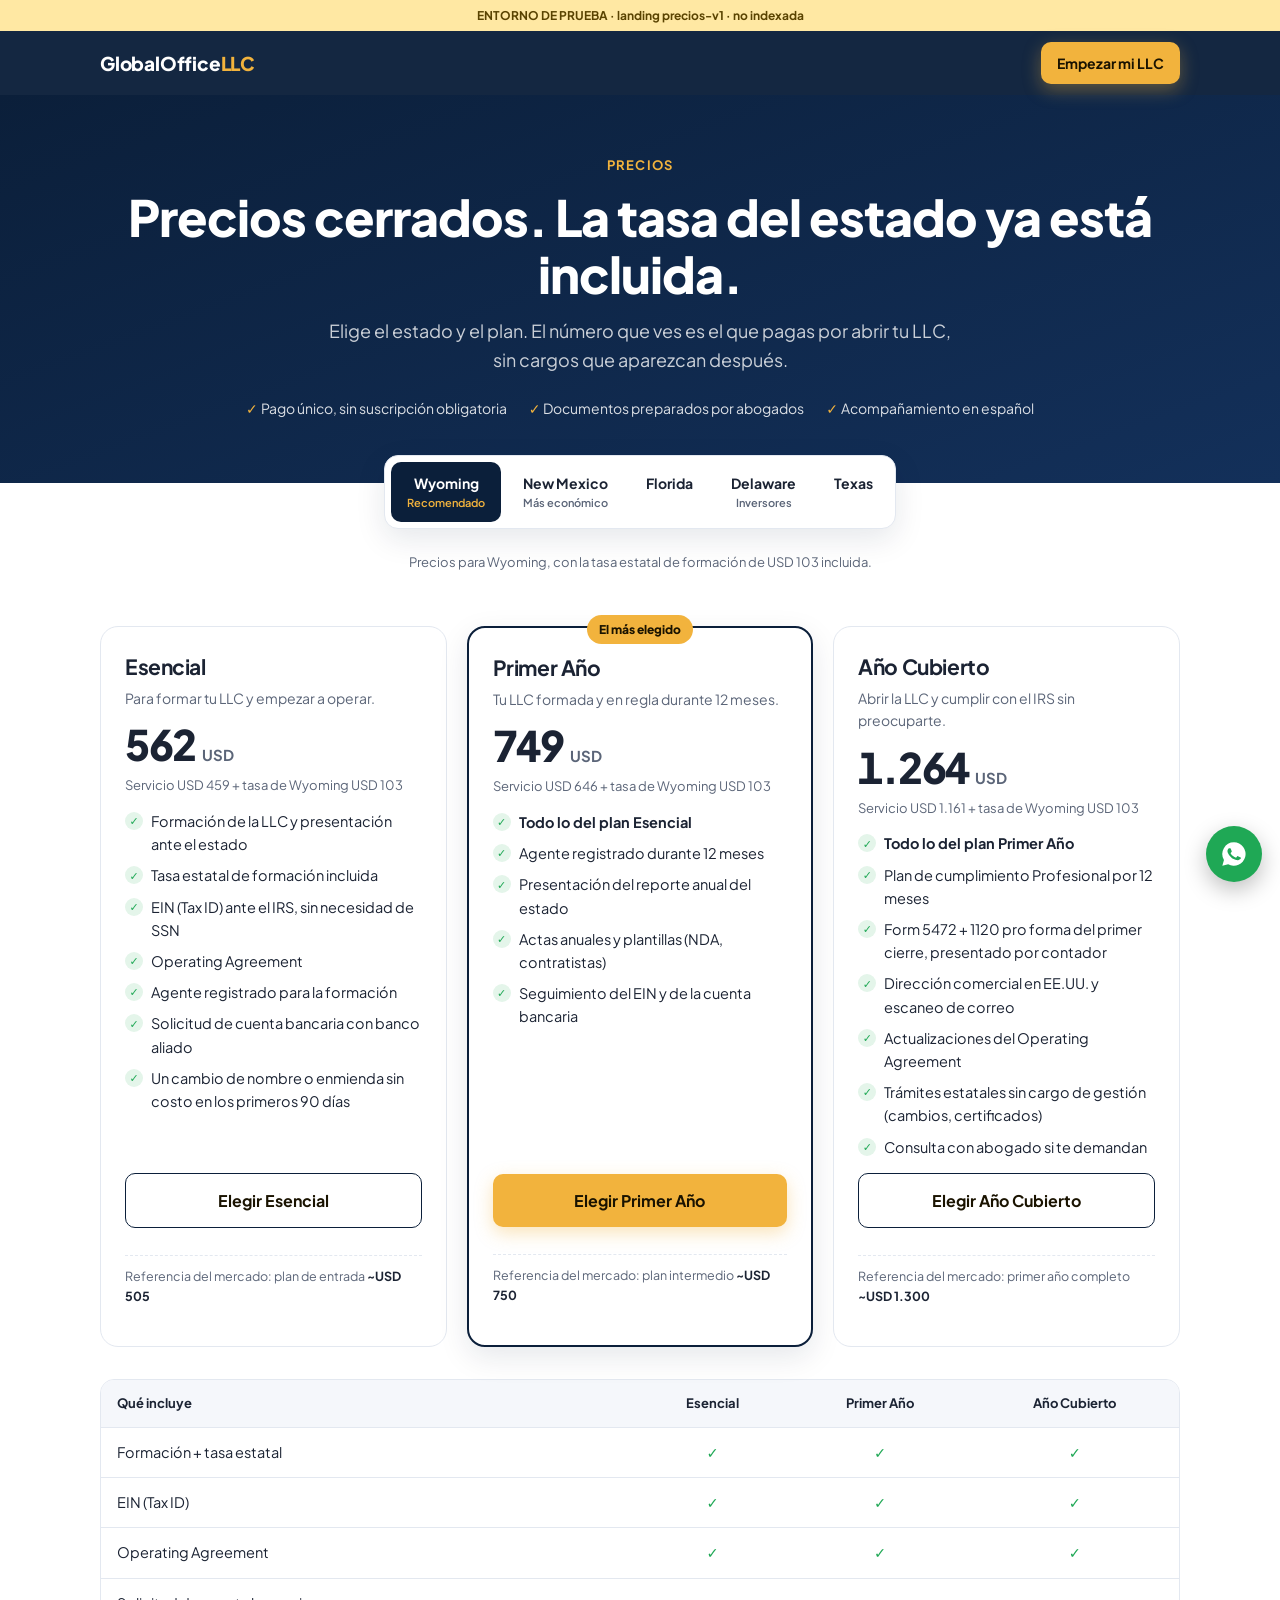
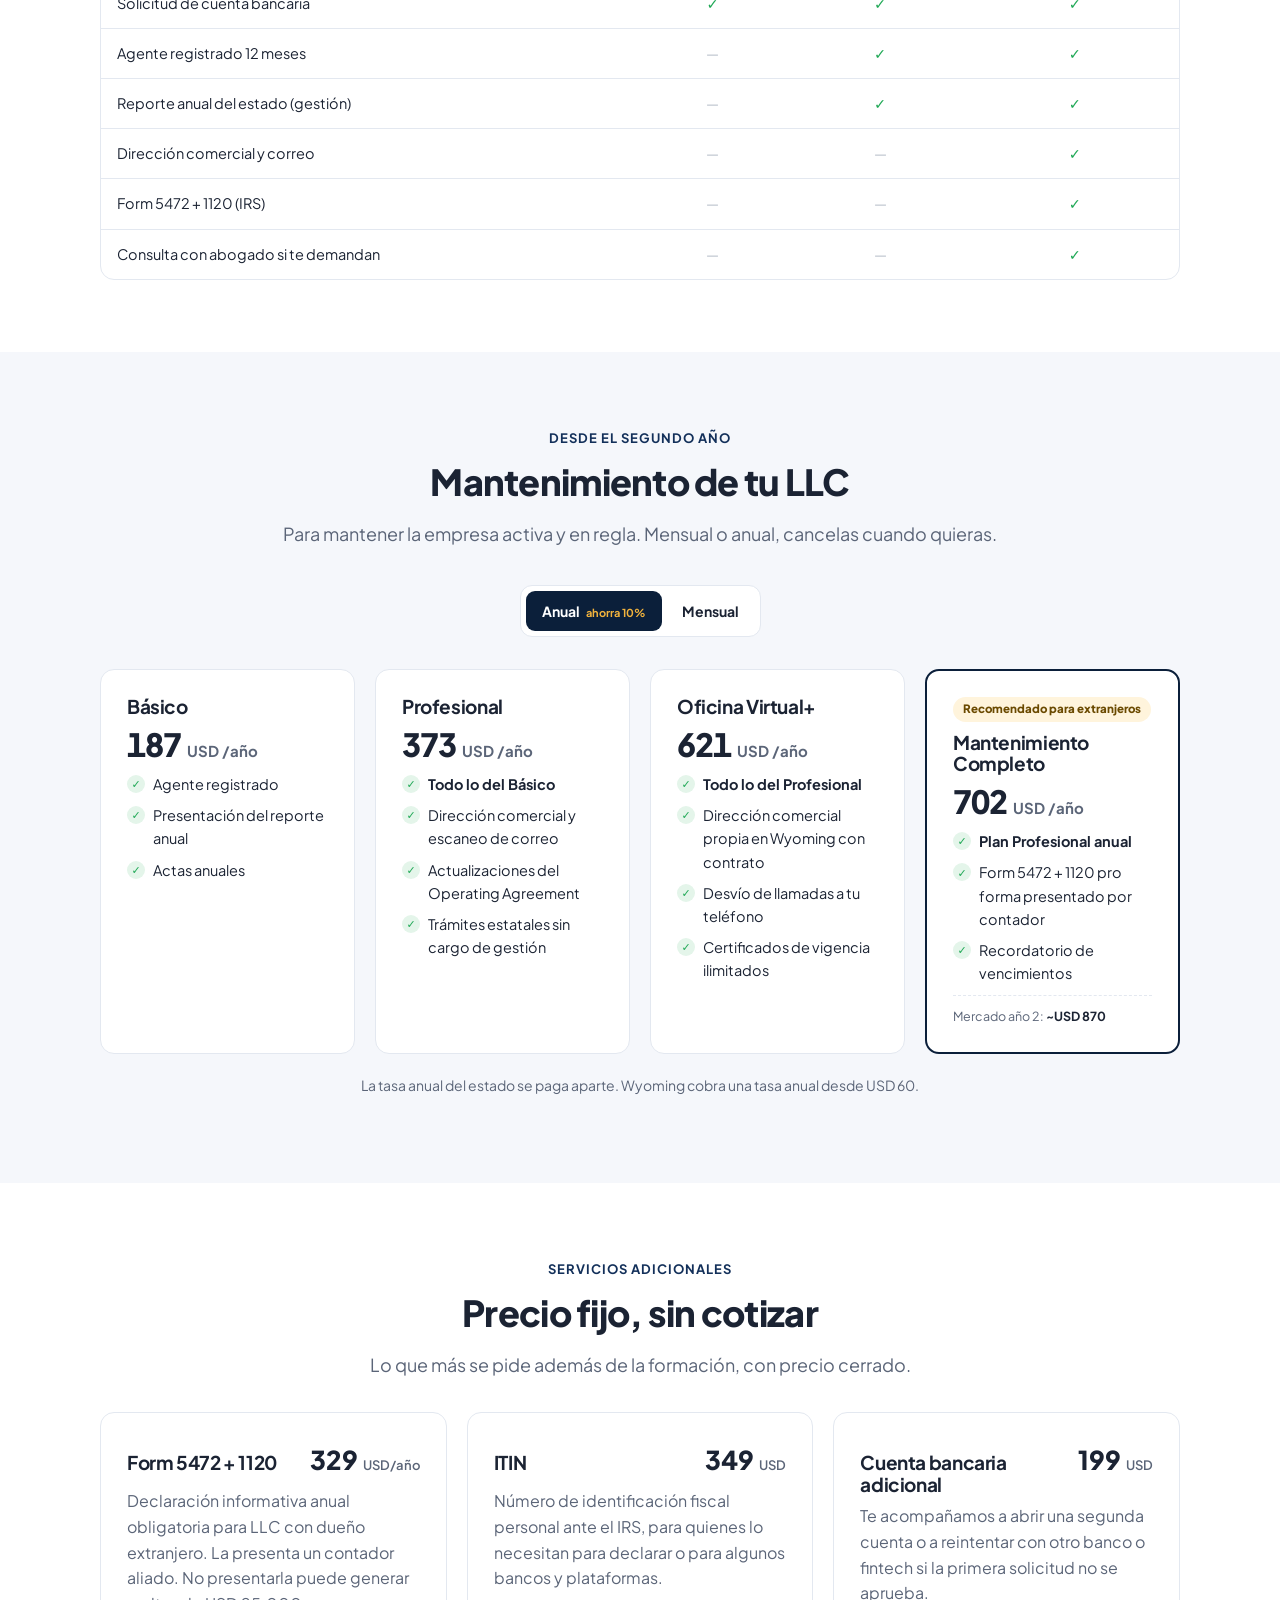
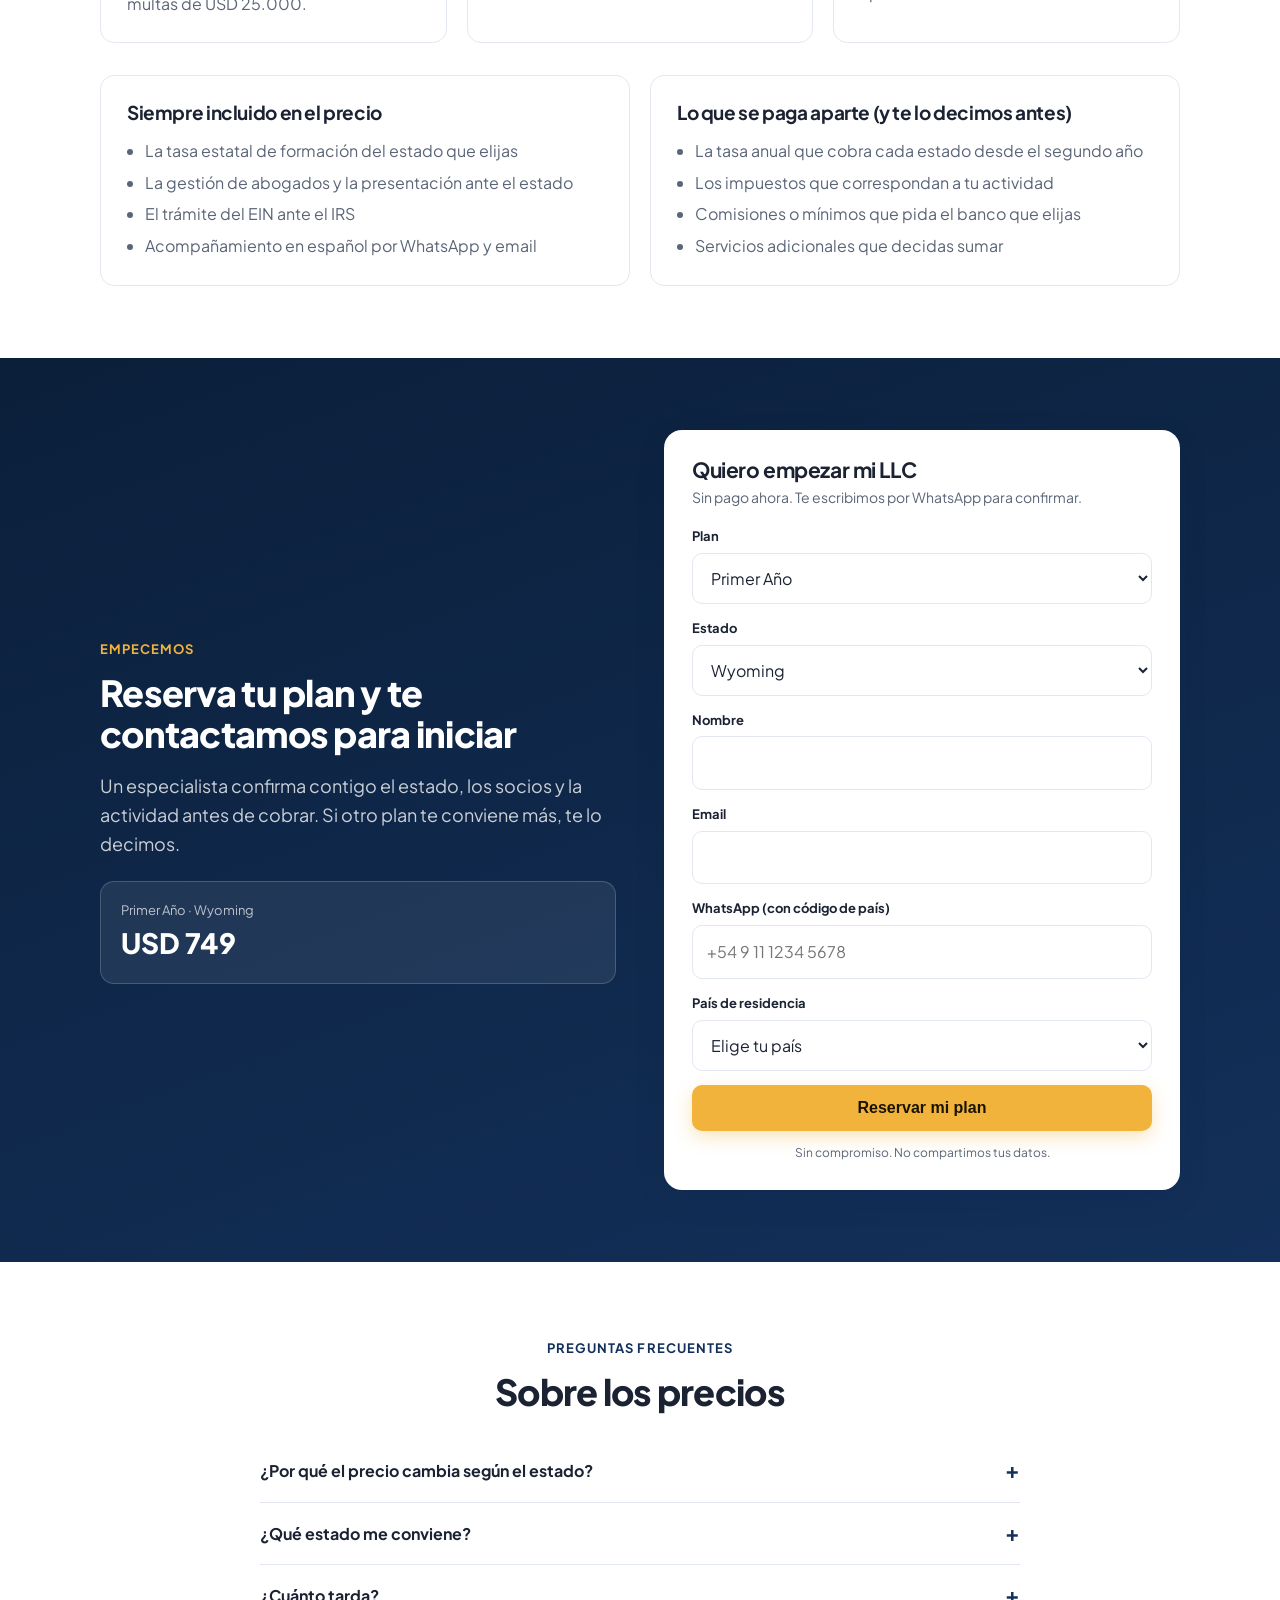
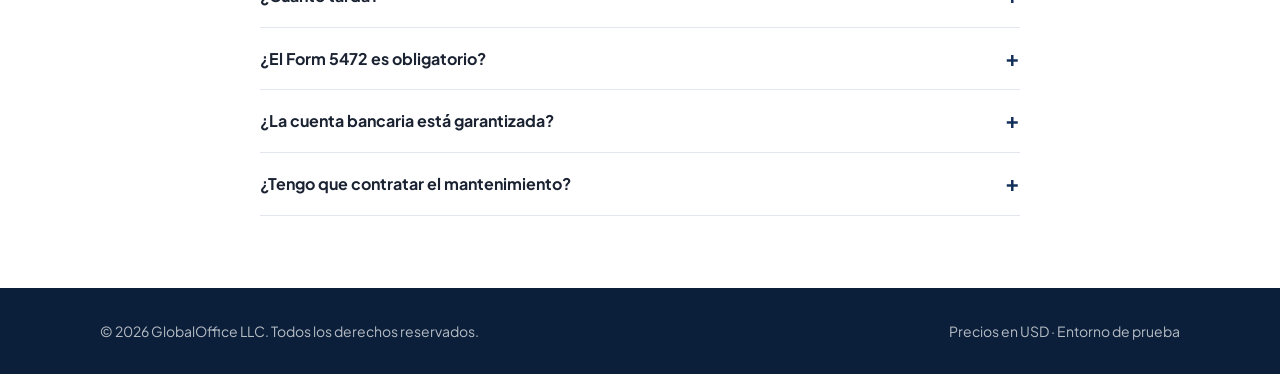
<file: landings/precios-v1/index.html>
<!doctype html>
<html lang="es">
<head>
  <meta charset="utf-8">
  <meta name="viewport" content="width=device-width, initial-scale=1">
  <meta name="robots" content="noindex, nofollow">
  <title>Precios | GlobalOffice LLC</title>
  <meta name="description" content="Precios cerrados para abrir y mantener tu LLC en Estados Unidos, con la tasa estatal incluida y acompañamiento en español.">
  <link rel="preconnect" href="https://fonts.googleapis.com">
  <link rel="preconnect" href="https://fonts.gstatic.com" crossorigin>
  <link href="https://fonts.googleapis.com/css2?family=Plus+Jakarta+Sans:wght@400;600;700;800&display=swap" rel="stylesheet">
  <link rel="stylesheet" href="../../assets/base.css">
  <style>
    .hero { padding: 56px 0 64px; text-align: center; }
    .hero .lead { max-width: 640px; margin: 0 auto; }
    .trust { display: flex; flex-wrap: wrap; justify-content: center; gap: 10px 22px; margin-top: 22px; font-size: 14px; color: rgba(255,255,255,.85); }
    .trust span::before { content: "✓ "; color: var(--accent); font-weight: 800; }

    /* Selector de estado */
    .state-bar { display: flex; flex-direction: column; align-items: center; gap: 10px; margin: -28px auto 0; position: relative; z-index: 2; }
    .state-pick { display: flex; flex-wrap: wrap; justify-content: center; gap: 6px; background: #fff; border: 1px solid var(--line); border-radius: 14px; padding: 6px; box-shadow: var(--shadow); }
    .state-pick button { font: inherit; font-size: 14px; font-weight: 700; padding: 10px 16px; border-radius: 10px; border: 0; background: transparent; color: var(--ink); cursor: pointer; }
    .state-pick button small { display: block; font-size: 11px; font-weight: 600; color: var(--muted); }
    .state-pick button[aria-pressed="true"] { background: var(--navy); color: #fff; }
    .state-pick button[aria-pressed="true"] small { color: var(--accent); }
    .state-note { font-size: 13px; color: var(--muted); text-align: center; max-width: 620px; }

    /* Planes */
    .plans { display: grid; grid-template-columns: repeat(3, 1fr); gap: 20px; margin-top: 40px; align-items: stretch; }
    .plan { position: relative; display: flex; flex-direction: column; gap: 14px; background: #fff; border: 1px solid var(--line); border-radius: 18px; padding: 28px 24px; }
    .plan.featured { border: 2px solid var(--navy); box-shadow: var(--shadow); }
    .badge { position: absolute; top: -13px; left: 50%; transform: translateX(-50%); background: var(--accent); color: var(--accent-ink); font-size: 12px; font-weight: 800; padding: 5px 12px; border-radius: 99px; white-space: nowrap; }
    .plan h3 { margin: 0; font-size: 21px; }
    .plan .for { color: var(--muted); font-size: 14px; margin: -6px 0 0; }
    .price { display: flex; align-items: baseline; gap: 6px; }
    .price .amt { font-size: 42px; font-weight: 800; letter-spacing: -.03em; line-height: 1; font-variant-numeric: tabular-nums; }
    .price .cur { font-size: 15px; font-weight: 700; color: var(--muted); }
    .breakdown { font-size: 13px; color: var(--muted); margin: -6px 0 0; }
    .incl { list-style: none; padding: 0; margin: 0; display: flex; flex-direction: column; gap: 8px; font-size: 14.5px; }
    .incl li { padding-left: 26px; position: relative; }
    .incl li::before { content: "✓"; position: absolute; left: 0; top: 2px; width: 18px; height: 18px; border-radius: 50%; background: #E4F5EA; color: var(--green); font-size: 11px; font-weight: 800; display: grid; place-items: center; }
    .incl li.plus { font-weight: 700; }
    .plan .btn { margin-top: auto; }
    .market { font-size: 12.5px; color: var(--muted); border-top: 1px dashed var(--line); padding-top: 10px; }
    .market b { color: var(--ink); }

    /* Tabla comparativa */
    .tscroll { overflow-x: auto; margin-top: 32px; border: 1px solid var(--line); border-radius: var(--radius); background: #fff; }
    table { border-collapse: collapse; width: 100%; min-width: 620px; font-size: 14.5px; }
    th, td { padding: 13px 16px; border-bottom: 1px solid var(--line); text-align: center; }
    th:first-child, td:first-child { text-align: left; }
    thead th { font-size: 13px; background: var(--bg-soft); }
    tbody tr:last-child td { border-bottom: 0; }
    td.y { color: var(--green); font-weight: 800; }
    td.n { color: #B4BCC8; }

    /* Mantenimiento */
    .toggle { display: inline-flex; background: #fff; border: 1px solid var(--line); border-radius: 12px; padding: 5px; gap: 4px; margin-top: 18px; }
    .toggle button { font: inherit; font-weight: 700; font-size: 14px; padding: 9px 16px; border-radius: 9px; border: 0; background: transparent; cursor: pointer; color: var(--ink); }
    .toggle button[aria-pressed="true"] { background: var(--navy); color: #fff; }
    .toggle .save { font-size: 11px; color: var(--green); margin-left: 4px; }
    .toggle button[aria-pressed="true"] .save { color: var(--accent); }
    .g4 { grid-template-columns: repeat(4, 1fr); }
    .mcard { display: flex; flex-direction: column; gap: 10px; }
    .mcard .price .amt { font-size: 32px; }
    .mcard.best { border: 2px solid var(--navy); }
    .mcard .tag { align-self: flex-start; font-size: 11.5px; font-weight: 800; padding: 3px 10px; border-radius: 99px; background: #FFF4DC; color: #6B4A00; }

    /* Servicios */
    .svc { display: flex; flex-direction: column; gap: 8px; }
    .svc .row { display: flex; justify-content: space-between; align-items: baseline; gap: 12px; }
    .svc .row b { font-size: 26px; font-weight: 800; white-space: nowrap; }
    .svc .row b small { font-size: 13px; color: var(--muted); font-weight: 600; }

    /* Transparencia */
    .clear { display: grid; grid-template-columns: 1fr 1fr; gap: 20px; margin-top: 32px; }
    .clear ul { margin: 10px 0 0; padding-left: 18px; color: var(--muted); display: flex; flex-direction: column; gap: 6px; }

    /* Formulario */
    .form-wrap { display: grid; grid-template-columns: 1fr 1fr; gap: 48px; align-items: center; }
    .summary-box { background: rgba(255,255,255,.08); border: 1px solid rgba(255,255,255,.18); border-radius: 14px; padding: 18px 20px; margin-top: 22px; }
    .summary-box .k { font-size: 13px; color: rgba(255,255,255,.7); }
    .summary-box .v { font-size: 28px; font-weight: 800; }

    .faq { max-width: 760px; margin: 28px auto 0; }

    @media (max-width: 960px) { .g4 { grid-template-columns: repeat(2, 1fr); } }
    @media (max-width: 860px) {
      .plans { grid-template-columns: 1fr; gap: 28px; }
      .clear, .form-wrap { grid-template-columns: 1fr; gap: 28px; }
    }
    @media (max-width: 520px) {
      .g4 { grid-template-columns: 1fr; }
      .state-pick button { padding: 9px 11px; font-size: 13px; }
    }
  </style>
</head>
<body>

<div class="test-ribbon">ENTORNO DE PRUEBA · landing precios-v1 · no indexada</div>

<header class="top">
  <div class="wrap">
    <a class="logo" href="#">GlobalOffice<span>LLC</span></a>
    <a class="btn btn-primary" href="#form">Empezar mi LLC</a>
  </div>
</header>

<!-- HERO -->
<section class="dark hero">
  <div class="wrap">
    <span class="eyebrow">Precios</span>
    <h1>Precios cerrados. La tasa del estado ya está incluida.</h1>
    <p class="lead">Elige el estado y el plan. El número que ves es el que pagas por abrir tu LLC, sin cargos que aparezcan después.</p>
    <div class="trust">
      <span>Pago único, sin suscripción obligatoria</span>
      <span>Documentos preparados por abogados</span>
      <span>Acompañamiento en español</span>
    </div>
  </div>
</section>

<!-- PLANES DE FORMACIÓN -->
<section style="padding-top:0">
  <div class="wrap">
    <div class="state-bar">
      <div class="state-pick" role="group" aria-label="Estado donde se forma la LLC" id="statePick"></div>
      <p class="state-note" id="stateNote"></p>
    </div>

    <div class="plans">
      <article class="plan">
        <h3>Esencial</h3>
        <p class="for">Para formar tu LLC y empezar a operar.</p>
        <div class="price"><span class="amt" data-total="esencial">—</span><span class="cur">USD</span></div>
        <p class="breakdown" data-breakdown="esencial"></p>
        <ul class="incl">
          <li>Formación de la LLC y presentación ante el estado</li>
          <li>Tasa estatal de formación incluida</li>
          <li>EIN (Tax ID) ante el IRS, sin necesidad de SSN</li>
          <li>Operating Agreement</li>
          <li>Agente registrado para la formación</li>
          <li>Solicitud de cuenta bancaria con banco aliado</li>
          <li>Un cambio de nombre o enmienda sin costo en los primeros 90 días</li>
        </ul>
        <a class="btn btn-primary btn-block" href="#form" data-choose="esencial" style="background:#fff;border:1.5px solid var(--navy);box-shadow:none">Elegir Esencial</a>
        <p class="market">Referencia del mercado: plan de entrada <b>~USD 505</b></p>
      </article>

      <article class="plan featured">
        <span class="badge">El más elegido</span>
        <h3>Primer Año</h3>
        <p class="for">Tu LLC formada y en regla durante 12 meses.</p>
        <div class="price"><span class="amt" data-total="pro">—</span><span class="cur">USD</span></div>
        <p class="breakdown" data-breakdown="pro"></p>
        <ul class="incl">
          <li class="plus">Todo lo del plan Esencial</li>
          <li>Agente registrado durante 12 meses</li>
          <li>Presentación del reporte anual del estado</li>
          <li>Actas anuales y plantillas (NDA, contratistas)</li>
          <li>Seguimiento del EIN y de la cuenta bancaria</li>
        </ul>
        <a class="btn btn-primary btn-block" href="#form" data-choose="pro">Elegir Primer Año</a>
        <p class="market">Referencia del mercado: plan intermedio <b>~USD 750</b></p>
      </article>

      <article class="plan">
        <h3>Año Cubierto</h3>
        <p class="for">Abrir la LLC y cumplir con el IRS sin preocuparte.</p>
        <div class="price"><span class="amt" data-total="anio">—</span><span class="cur">USD</span></div>
        <p class="breakdown" data-breakdown="anio"></p>
        <ul class="incl">
          <li class="plus">Todo lo del plan Primer Año</li>
          <li>Plan de cumplimiento Profesional por 12 meses</li>
          <li>Form 5472 + 1120 pro forma del primer cierre, presentado por contador</li>
          <li>Dirección comercial en EE.UU. y escaneo de correo</li>
          <li>Actualizaciones del Operating Agreement</li>
          <li>Trámites estatales sin cargo de gestión (cambios, certificados)</li>
          <li>Consulta con abogado si te demandan</li>
        </ul>
        <a class="btn btn-primary btn-block" href="#form" data-choose="anio" style="background:#fff;border:1.5px solid var(--navy);box-shadow:none">Elegir Año Cubierto</a>
        <p class="market">Referencia del mercado: primer año completo <b>~USD 1.300</b></p>
      </article>
    </div>

    <!-- Comparativa -->
    <div class="tscroll">
      <table>
        <thead><tr><th>Qué incluye</th><th>Esencial</th><th>Primer Año</th><th>Año Cubierto</th></tr></thead>
        <tbody>
          <tr><td>Formación + tasa estatal</td><td class="y">✓</td><td class="y">✓</td><td class="y">✓</td></tr>
          <tr><td>EIN (Tax ID)</td><td class="y">✓</td><td class="y">✓</td><td class="y">✓</td></tr>
          <tr><td>Operating Agreement</td><td class="y">✓</td><td class="y">✓</td><td class="y">✓</td></tr>
          <tr><td>Solicitud de cuenta bancaria</td><td class="y">✓</td><td class="y">✓</td><td class="y">✓</td></tr>
          <tr><td>Agente registrado 12 meses</td><td class="n">—</td><td class="y">✓</td><td class="y">✓</td></tr>
          <tr><td>Reporte anual del estado (gestión)</td><td class="n">—</td><td class="y">✓</td><td class="y">✓</td></tr>
          <tr><td>Dirección comercial y correo</td><td class="n">—</td><td class="n">—</td><td class="y">✓</td></tr>
          <tr><td>Form 5472 + 1120 (IRS)</td><td class="n">—</td><td class="n">—</td><td class="y">✓</td></tr>
          <tr><td>Consulta con abogado si te demandan</td><td class="n">—</td><td class="n">—</td><td class="y">✓</td></tr>
        </tbody>
      </table>
    </div>
  </div>
</section>

<!-- MANTENIMIENTO -->
<section class="soft" id="mantenimiento">
  <div class="wrap">
    <div class="center">
      <span class="eyebrow" style="color:var(--navy-2)">Desde el segundo año</span>
      <h2>Mantenimiento de tu LLC</h2>
      <p class="lead">Para mantener la empresa activa y en regla. Mensual o anual, cancelas cuando quieras.</p>
      <div class="toggle" role="group" aria-label="Frecuencia de pago">
        <button type="button" data-period="anual" aria-pressed="true">Anual <span class="save">ahorra 10%</span></button>
        <button type="button" data-period="mensual" aria-pressed="false">Mensual</button>
      </div>
    </div>

    <div class="grid g4" style="margin-top:32px">
      <div class="card mcard">
        <h3 style="margin:0">Básico</h3>
        <div class="price"><span class="amt" data-m="basico">—</span><span class="cur" data-per>/año</span></div>
        <ul class="incl">
          <li>Agente registrado</li>
          <li>Presentación del reporte anual</li>
          <li>Actas anuales</li>
        </ul>
      </div>
      <div class="card mcard">
        <h3 style="margin:0">Profesional</h3>
        <div class="price"><span class="amt" data-m="prof">—</span><span class="cur" data-per>/año</span></div>
        <ul class="incl">
          <li class="plus">Todo lo del Básico</li>
          <li>Dirección comercial y escaneo de correo</li>
          <li>Actualizaciones del Operating Agreement</li>
          <li>Trámites estatales sin cargo de gestión</li>
        </ul>
      </div>
      <div class="card mcard">
        <h3 style="margin:0">Oficina Virtual+</h3>
        <div class="price"><span class="amt" data-m="vo">—</span><span class="cur" data-per>/año</span></div>
        <ul class="incl">
          <li class="plus">Todo lo del Profesional</li>
          <li>Dirección comercial propia en Wyoming con contrato</li>
          <li>Desvío de llamadas a tu teléfono</li>
          <li>Certificados de vigencia ilimitados</li>
        </ul>
      </div>
      <div class="card mcard best">
        <span class="tag">Recomendado para extranjeros</span>
        <h3 style="margin:0">Mantenimiento Completo</h3>
        <div class="price"><span class="amt">702</span><span class="cur">USD /año</span></div>
        <ul class="incl">
          <li class="plus">Plan Profesional anual</li>
          <li>Form 5472 + 1120 pro forma presentado por contador</li>
          <li>Recordatorio de vencimientos</li>
        </ul>
        <p class="market" style="margin-top:auto">Mercado año 2: <b>~USD 870</b></p>
      </div>
    </div>
    <p class="center" style="margin-top:20px;color:var(--muted);font-size:14px" id="annualFeeNote"></p>
  </div>
</section>

<!-- SERVICIOS ADICIONALES -->
<section>
  <div class="wrap">
    <div class="center">
      <span class="eyebrow" style="color:var(--navy-2)">Servicios adicionales</span>
      <h2>Precio fijo, sin cotizar</h2>
      <p class="lead">Lo que más se pide además de la formación, con precio cerrado.</p>
    </div>
    <div class="grid g3" style="margin-top:32px">
      <div class="card svc">
        <div class="row"><h3 style="margin:0">Form 5472 + 1120</h3><b>329 <small>USD/año</small></b></div>
        <p>Declaración informativa anual obligatoria para LLC con dueño extranjero. La presenta un contador aliado. No presentarla puede generar multas de USD 25.000.</p>
      </div>
      <div class="card svc">
        <div class="row"><h3 style="margin:0">ITIN</h3><b>349 <small>USD</small></b></div>
        <p>Número de identificación fiscal personal ante el IRS, para quienes lo necesitan para declarar o para algunos bancos y plataformas.</p>
      </div>
      <div class="card svc">
        <div class="row"><h3 style="margin:0">Cuenta bancaria adicional</h3><b>199 <small>USD</small></b></div>
        <p>Te acompañamos a abrir una segunda cuenta o a reintentar con otro banco o fintech si la primera solicitud no se aprueba.</p>
      </div>
    </div>

    <div class="clear">
      <div class="card">
        <h3>Siempre incluido en el precio</h3>
        <ul>
          <li>La tasa estatal de formación del estado que elijas</li>
          <li>La gestión de abogados y la presentación ante el estado</li>
          <li>El trámite del EIN ante el IRS</li>
          <li>Acompañamiento en español por WhatsApp y email</li>
        </ul>
      </div>
      <div class="card">
        <h3>Lo que se paga aparte (y te lo decimos antes)</h3>
        <ul>
          <li>La tasa anual que cobra cada estado desde el segundo año</li>
          <li>Los impuestos que correspondan a tu actividad</li>
          <li>Comisiones o mínimos que pida el banco que elijas</li>
          <li>Servicios adicionales que decidas sumar</li>
        </ul>
      </div>
    </div>
  </div>
</section>

<!-- FORMULARIO -->
<section class="dark" id="form">
  <div class="wrap form-wrap">
    <div>
      <span class="eyebrow">Empecemos</span>
      <h2>Reserva tu plan y te contactamos para iniciar</h2>
      <p class="lead">Un especialista confirma contigo el estado, los socios y la actividad antes de cobrar. Si otro plan te conviene más, te lo decimos.</p>
      <div class="summary-box">
        <div class="k" id="sumLabel">Plan seleccionado</div>
        <div class="v" id="sumValue">—</div>
      </div>
    </div>
    <div class="form-card">
      <form data-lead-form="precios-v1">
        <h3>Quiero empezar mi LLC</h3>
        <p class="sub">Sin pago ahora. Te escribimos por WhatsApp para confirmar.</p>
        <div class="field">
          <label for="plan">Plan</label>
          <select id="plan" name="plan" required>
            <option value="esencial">Esencial</option>
            <option value="pro" selected>Primer Año</option>
            <option value="anio">Año Cubierto</option>
            <option value="mantenimiento">Mantenimiento de una LLC que ya tengo</option>
            <option value="servicio">Solo un servicio adicional</option>
          </select>
        </div>
        <div class="field">
          <label for="estado">Estado</label>
          <select id="estado" name="estado" required></select>
        </div>
        <input type="hidden" name="precio_mostrado" id="precioMostrado">
        <div class="field"><label for="nombre">Nombre</label><input id="nombre" name="nombre" autocomplete="given-name" required></div>
        <div class="field"><label for="email">Email</label><input id="email" name="email" type="email" autocomplete="email" required></div>
        <div class="field"><label for="whatsapp">WhatsApp (con código de país)</label><input id="whatsapp" name="whatsapp" type="tel" autocomplete="tel" placeholder="+54 9 11 1234 5678" required></div>
        <div class="field">
          <label for="pais">País de residencia</label>
          <select id="pais" name="pais" required>
            <option value="">Elige tu país</option>
            <option>Argentina</option><option>Bolivia</option><option>Chile</option><option>Colombia</option>
            <option>Ecuador</option><option>México</option><option>Panamá</option><option>Paraguay</option>
            <option>Perú</option><option>Uruguay</option><option>Otro</option>
          </select>
        </div>
        <button class="btn btn-primary btn-block" type="submit">Reservar mi plan</button>
        <p class="fine">Sin compromiso. No compartimos tus datos.</p>
      </form>
      <div class="ok">
        <div class="big">✅</div>
        <h3>¡Listo! Recibimos tu reserva</h3>
        <p class="sub">Un especialista te va a escribir por WhatsApp para confirmar los datos. Si quieres, puedes adelantarte:</p>
        <a class="btn btn-wa btn-block" data-wa="Hola, acabo de reservar un plan en la web y quiero avanzar con mi LLC.">Escribir por WhatsApp</a>
      </div>
    </div>
  </div>
</section>

<!-- FAQ -->
<section>
  <div class="wrap">
    <div class="center"><span class="eyebrow" style="color:var(--navy-2)">Preguntas frecuentes</span><h2>Sobre los precios</h2></div>
    <div class="faq">
      <details><summary>¿Por qué el precio cambia según el estado?</summary><p>Porque cada estado cobra su propia tasa de formación y nosotros ya la sumamos al total. Nuestro servicio cuesta lo mismo en todos los estados.</p></details>
      <details><summary>¿Qué estado me conviene?</summary><p>Para la mayoría de los emprendedores que viven fuera de EE.UU., Wyoming o New Mexico: costos bajos y mantenimiento simple. Delaware suele convenir si vas a buscar inversión. Lo confirmamos contigo antes de empezar.</p></details>
      <details><summary>¿Cuánto tarda?</summary><p>La formación de la LLC suele salir en pocos días hábiles, según el estado. El EIN para dueños sin número de Seguro Social lo emite el IRS y puede tardar varias semanas. Te mantenemos al tanto en cada paso y no te prometemos plazos que no dependen de nosotros.</p></details>
      <details><summary>¿El Form 5472 es obligatorio?</summary><p>Sí. Toda LLC con dueño extranjero debe presentarlo cada año, aunque no haya tenido movimientos. Está incluido en Año Cubierto y en Mantenimiento Completo, o lo puedes sumar aparte.</p></details>
      <details><summary>¿La cuenta bancaria está garantizada?</summary><p>Preparamos y enviamos la solicitud, pero la aprobación la decide el banco y algunos países tienen restricciones. Si no se aprueba, te ayudamos a intentar con otra opción.</p></details>
      <details><summary>¿Tengo que contratar el mantenimiento?</summary><p>No es obligatorio contratarlo con nosotros, pero la LLC necesita un agente registrado y presentar sus reportes cada año para seguir activa.</p></details>
    </div>
  </div>
</section>

<footer>
  <div class="wrap">
    <span>© 2026 GlobalOffice LLC. Todos los derechos reservados.</span>
    <span>Precios en USD · Entorno de prueba</span>
  </div>
</footer>

<a class="wa-float" data-wa="Hola, quiero consultar por los precios para abrir una LLC." aria-label="WhatsApp">
  <svg viewBox="0 0 24 24"><path d="M12 2a10 10 0 0 0-8.6 15.1L2 22l5-1.3A10 10 0 1 0 12 2zm5.3 14.1c-.2.6-1.3 1.2-1.8 1.2-.5.1-1 .2-3.3-.7-2.8-1.1-4.5-4-4.7-4.2-.1-.2-1.1-1.5-1.1-2.8s.7-2 1-2.3c.2-.3.5-.3.7-.3h.5c.2 0 .4 0 .6.5l.8 2c.1.2.1.3 0 .5l-.3.5-.4.4c-.1.1-.3.3-.1.6.2.3.8 1.3 1.7 2.1 1.2 1 2.1 1.4 2.4 1.5.3.1.5.1.6-.1l.9-1c.2-.3.4-.2.6-.1l1.9.9c.3.1.5.2.5.3.1.2.1.8-.1 1.4z"/></svg>
</a>

<script>
/* Precios públicos (USD). El servicio no cambia por estado; la tasa estatal se suma al total. */
var PRICING = {
  plans: {
    esencial: { name: "Esencial", service: 459 },
    pro:      { name: "Primer Año", service: 646 },
    anio:     { name: "Año Cubierto", service: 1161 }
  },
  states: [
    { id: "WY", name: "Wyoming",    fee: 103, tag: "Recomendado", annual: "Wyoming cobra una tasa anual desde USD 60." },
    { id: "NM", name: "New Mexico", fee: 51,  tag: "Más económico", annual: "New Mexico no cobra tasa anual." },
    { id: "FL", name: "Florida",    fee: 125, tag: "", annual: "Florida cobra una tasa anual de USD 138,75." },
    { id: "DE", name: "Delaware",   fee: 110, tag: "Inversores", annual: "Delaware cobra un impuesto anual de USD 300." },
    { id: "TX", name: "Texas",      fee: 300, tag: "", annual: "Texas no cobra tasa anual a la mayoría de las LLC pequeñas (presentan un informe sin cargo)." }
  ],
  maintenance: {
    anual:   { basico: 187,  prof: 373,  vo: 621,  per: "USD /año" },
    mensual: { basico: 17.5, prof: 34.5, vo: 57.5, per: "USD /mes" }
  }
};

(function () {
  var state = PRICING.states[0];
  var period = "anual";
  var fmt = function (n) { return n % 1 ? n.toFixed(2).replace(".", ",") : n.toLocaleString("es-AR"); };
  var $ = function (s) { return document.querySelector(s); };

  // Selector de estado y opciones del formulario
  var pick = $("#statePick"), sel = $("#estado");
  PRICING.states.forEach(function (s) {
    var b = document.createElement("button");
    b.type = "button"; b.dataset.state = s.id;
    b.innerHTML = s.name + (s.tag ? "<small>" + s.tag + "</small>" : "<small>&nbsp;</small>");
    b.addEventListener("click", function () { setState(s.id); });
    pick.appendChild(b);
    var o = document.createElement("option"); o.value = s.name; o.textContent = s.name; sel.appendChild(o);
  });
  var o = document.createElement("option"); o.value = "No sé todavía"; o.textContent = "No sé todavía"; sel.appendChild(o);

  function setState(id) {
    state = PRICING.states.filter(function (s) { return s.id === id; })[0] || state;
    pick.querySelectorAll("button").forEach(function (b) { b.setAttribute("aria-pressed", b.dataset.state === state.id); });
    $("#stateNote").textContent = "Precios para " + state.name + ", con la tasa estatal de formación de USD " + fmt(state.fee) + " incluida.";
    Object.keys(PRICING.plans).forEach(function (k) {
      var p = PRICING.plans[k];
      $('[data-total="' + k + '"]').textContent = fmt(p.service + state.fee);
      $('[data-breakdown="' + k + '"]').textContent = "Servicio USD " + fmt(p.service) + " + tasa de " + state.name + " USD " + fmt(state.fee);
    });
    $("#annualFeeNote").textContent = "La tasa anual del estado se paga aparte. " + state.annual;
    if (sel.value !== state.name) sel.value = state.name;
    updateSummary();
  }

  function setPeriod(p) {
    period = p;
    document.querySelectorAll("[data-period]").forEach(function (b) { b.setAttribute("aria-pressed", b.dataset.period === p); });
    var m = PRICING.maintenance[p];
    ["basico", "prof", "vo"].forEach(function (k) { $('[data-m="' + k + '"]').textContent = fmt(m[k]); });
    document.querySelectorAll("[data-per]").forEach(function (el) { el.textContent = m.per; });
  }
  document.querySelectorAll("[data-period]").forEach(function (b) { b.addEventListener("click", function () { setPeriod(b.dataset.period); }); });

  // Resumen del formulario
  var planSel = $("#plan");
  function updateSummary() {
    var p = PRICING.plans[planSel.value];
    if (p) {
      $("#sumLabel").textContent = p.name + " · " + state.name;
      $("#sumValue").textContent = "USD " + fmt(p.service + state.fee);
      $("#precioMostrado").value = p.service + state.fee;
    } else {
      $("#sumLabel").textContent = planSel.options[planSel.selectedIndex].text;
      $("#sumValue").textContent = "Te cotizamos según tu caso";
      $("#precioMostrado").value = "";
    }
  }
  planSel.addEventListener("change", updateSummary);
  sel.addEventListener("change", function () {
    var s = PRICING.states.filter(function (x) { return x.name === sel.value; })[0];
    if (s) setState(s.id);
  });
  document.querySelectorAll("[data-choose]").forEach(function (a) {
    a.addEventListener("click", function () { planSel.value = a.dataset.choose; updateSummary(); });
  });

  setPeriod("anual");
  setState("WY");
})();
</script>
<script src="../../assets/config.js"></script>
<script src="../../assets/lead.js"></script>
</body>
</html>
</file>
<file: assets/site.css>
/* GlobalOffice LLC — sitio v2 (estilo bufete: azul marino + naranja).
   Colores y tipografías en :root. */
:root {
  --navy: #0D1B3E;
  --navy-2: #16295C;
  --blue: #2F4FA8;
  --blue-2: #3D5FC0;
  --orange: #F2611D;
  --orange-2: #D9520F;
  --peach: #FDF0EA;
  --peach-line: #F7D9CB;
  --ink: #18213A;
  --muted: #5A6480;
  --line: #E2E6F0;
  --soft: #F4F6FB;
  --white: #FFFFFF;
  --star: #F5B301;
  --green: #1FA855;
  --radius: 12px;
  --shadow: 0 14px 40px rgba(13, 27, 62, .12);
  --head: "Poppins", system-ui, -apple-system, "Segoe UI", sans-serif;
  --body: "Inter", system-ui, -apple-system, "Segoe UI", sans-serif;
}

/* Idioma: los textos van en pares .es / .en */
html:not([lang="en"]) .en { display: none !important; }
html[lang="en"] .es { display: none !important; }

* { box-sizing: border-box; }
html { scroll-behavior: smooth; scroll-padding-top: 90px; }
body { margin: 0; font: 16px/1.6 var(--body); color: var(--ink); background: var(--white); -webkit-font-smoothing: antialiased; }
img { max-width: 100%; display: block; }
a { color: inherit; }
h1, h2, h3, h4 { font-family: var(--head); line-height: 1.2; margin: 0; letter-spacing: -.01em; }
h2 { font-size: clamp(26px, 3.6vw, 38px); font-weight: 700; }
h3 { font-size: 20px; font-weight: 600; }
p { margin: 0; }
.wrap { width: 100%; max-width: 1180px; margin: 0 auto; padding: 0 20px; }
.center { text-align: center; }
.muted { color: var(--muted); }
:focus-visible { outline: 3px solid var(--orange); outline-offset: 2px; }

/* Botones */
.btn { display: inline-flex; align-items: center; justify-content: center; gap: 8px; padding: 14px 26px; border-radius: 8px; font: 600 15px var(--head); text-decoration: none; border: 0; cursor: pointer; transition: background .15s, transform .15s; white-space: nowrap; }
.btn:hover { transform: translateY(-1px); }
.btn-orange { background: var(--orange); color: #fff; }
.btn-orange:hover { background: var(--orange-2); }
.btn-navy { background: var(--navy); color: #fff; }
.btn-navy:hover { background: var(--navy-2); }
.btn-line { background: transparent; color: #fff; border: 1.5px solid rgba(255,255,255,.45); }
.btn-wa { background: var(--green); color: #fff; }
.btn-block { width: 100%; }

/* Barra de anuncio */
.announce { background: var(--navy); color: #fff; font-size: 13px; }
.announce .wrap { display: flex; align-items: center; justify-content: space-between; gap: 16px; min-height: 42px; flex-wrap: wrap; padding-block: 6px; }
.announce .msg { display: flex; gap: 8px; align-items: center; }
.announce .msg b { color: #FFB38A; }
.announce .feats { display: flex; gap: 22px; font-weight: 500; }
.announce .feats > span::before { content: "✓"; color: #FFB38A; font-weight: 700; margin-right: 6px; }
.lang { display: inline-flex; border: 1px solid rgba(255,255,255,.35); border-radius: 6px; overflow: hidden; }
.lang button { font: 600 12px var(--head); letter-spacing: .05em; padding: 5px 11px; background: transparent; color: #fff; border: 0; cursor: pointer; }
.lang button[aria-pressed="true"] { background: var(--orange); }
@media (max-width: 900px) { .announce .feats { display: none; } }

/* Header */
.header { position: sticky; top: 0; z-index: 30; background: #fff; border-bottom: 1px solid var(--line); }
.header .wrap { display: flex; align-items: center; justify-content: space-between; gap: 20px; height: 74px; }
.logo { display: flex; align-items: center; gap: 10px; text-decoration: none; }
.logo-mark { width: 38px; height: 38px; border-radius: 8px; background: var(--navy); display: grid; place-items: center; }
.logo-text { font: 700 19px/1 var(--head); color: var(--navy); }
.logo-text small { display: block; font: 600 10px/1.4 var(--head); letter-spacing: .18em; color: var(--orange); margin-top: 3px; }
.nav { display: flex; gap: 26px; font: 500 15px var(--head); }
.nav a { text-decoration: none; color: var(--ink); }
.nav a:hover { color: var(--orange); }
.head-cta { display: flex; align-items: center; gap: 16px; }
.head-cta .contact { font-size: 12px; line-height: 1.3; color: var(--muted); text-align: right; }
.head-cta .contact a { font: 600 14px var(--head); color: var(--navy); text-decoration: none; }
.head-cta .btn { padding: 11px 18px; font-size: 14px; }
@media (max-width: 1000px) { .nav, .head-cta .contact { display: none; } }

/* Hero */
.hero { position: relative; color: #fff; padding: 72px 0 84px; overflow: hidden;
  background:
    linear-gradient(100deg, rgba(10,20,48,.96) 0%, rgba(10,20,48,.88) 45%, rgba(10,20,48,.55) 100%),
    radial-gradient(circle at 80% 30%, #3D5FC0 0%, transparent 55%),
    linear-gradient(135deg, #16295C, #0D1B3E); }
.hero::after { content: ""; position: absolute; inset: 0; background-image: linear-gradient(rgba(255,255,255,.04) 1px, transparent 1px), linear-gradient(90deg, rgba(255,255,255,.04) 1px, transparent 1px); background-size: 48px 48px; pointer-events: none; }
.hero .wrap { position: relative; z-index: 1; display: grid; grid-template-columns: 1.25fr .9fr; gap: 48px; align-items: center; }
.crumb { font-size: 13px; color: rgba(255,255,255,.7); margin-bottom: 18px; }
.rating { display: inline-flex; align-items: center; gap: 10px; font-size: 13px; font-weight: 600; background: rgba(255,255,255,.1); padding: 6px 12px; border-radius: 99px; }
.rating .flag { color: #FFB38A; }
.hero-kicker { font: 600 13px var(--head); letter-spacing: .12em; text-transform: uppercase; color: #FFB38A; margin: 18px 0 10px; }
.hero h1 { font-size: clamp(32px, 4.6vw, 50px); font-weight: 700; }
.hero h1 em { font-style: normal; color: #FFB38A; }
.checks { list-style: none; padding: 0; margin: 22px 0 28px; display: grid; gap: 9px; font-size: 16px; }
.checks li { display: flex; gap: 10px; align-items: flex-start; }
.checks li::before { content: ""; flex: 0 0 20px; height: 20px; margin-top: 2px; border-radius: 50%; background: var(--orange) url("data:image/svg+xml,%3Csvg xmlns='http://www.w3.org/2000/svg' viewBox='0 0 20 20'%3E%3Cpath d='M5.5 10.5l3 3 6-7' fill='none' stroke='white' stroke-width='2.2' stroke-linecap='round' stroke-linejoin='round'/%3E%3C/svg%3E") center/100% no-repeat; }
.hero-ctas { display: flex; gap: 12px; flex-wrap: wrap; }
.hero-note { display: flex; gap: 10px; align-items: center; font-size: 13px; color: rgba(255,255,255,.75); margin-top: 18px; }
.hero-note .dot { width: 8px; height: 8px; border-radius: 50%; background: #3DDC84; box-shadow: 0 0 0 4px rgba(61,220,132,.2); }

.hero-card { background: #fff; color: var(--ink); border-radius: 14px; box-shadow: 0 30px 60px rgba(0,0,0,.35); overflow: hidden; }
.hero-card .hc-top { background: var(--orange); color: #fff; text-align: center; font: 600 13px var(--head); letter-spacing: .06em; text-transform: uppercase; padding: 9px; }
.hero-card .hc-body { padding: 24px 26px 26px; display: grid; gap: 14px; }
.hero-card .price { font: 700 46px/1 var(--head); color: var(--navy); }
.hero-card .price small { font: 500 15px var(--body); color: var(--muted); }
.hero-card ul { list-style: none; padding: 0; margin: 0; display: grid; gap: 7px; font-size: 14.5px; }
.hero-card li::before { content: "✓"; color: var(--orange); font-weight: 700; margin-right: 8px; }
.hero-card .fine { font-size: 12px; color: var(--muted); text-align: center; }
@media (max-width: 900px) { .hero .wrap { grid-template-columns: 1fr; } .hero { padding: 48px 0 56px; } }

/* Secciones */
section { padding: 84px 0; }
.soft { background: var(--soft); }
.kicker { font: 600 13px var(--head); letter-spacing: .14em; text-transform: uppercase; color: var(--orange); display: block; margin-bottom: 10px; }
.sec-head { max-width: 720px; margin: 0 auto 44px; text-align: center; }
.sec-head p { color: var(--muted); margin-top: 12px; font-size: 17px; }

/* Bloque "cada formación incluye" */
.includes { display: grid; grid-template-columns: 1fr 1fr; gap: 56px; align-items: center; }
.inc-box { background: #fff; border: 1px solid var(--line); border-radius: 14px; box-shadow: var(--shadow); overflow: hidden; }
.inc-box .ib-head { background: var(--navy); color: #fff; padding: 14px 22px; font: 600 15px var(--head); }
.inc-box .ib-head b { color: #FFB38A; }
.inc-box .ib-body { padding: 22px; }
.inc-box .ib-body > p { text-align: center; font: 600 16px var(--head); margin-bottom: 16px; }
.inc-grid { display: grid; grid-template-columns: 1fr 1fr; gap: 10px; }
.inc-grid > span { display: flex; gap: 8px; align-items: center; font-size: 14px; border: 1px solid var(--line); border-radius: 8px; padding: 10px 12px; }
.inc-grid > span::before { content: "✓"; color: var(--orange); font-weight: 700; }
.inc-copy h2 { margin-bottom: 18px; }
.inc-copy .checks { margin: 0 0 26px; }
.inc-copy .checks li::before { background-color: var(--blue); }
@media (max-width: 900px) { .includes { grid-template-columns: 1fr; gap: 36px; } }
@media (max-width: 480px) { .inc-grid { grid-template-columns: 1fr; } }

/* Precios */
.tabs { display: inline-flex; border: 1px solid var(--line); border-radius: 10px; padding: 5px; background: #fff; margin: 0 auto 36px; }
.tabs-wrap { text-align: center; }
.tabs button { font: 600 14px var(--head); padding: 10px 20px; border-radius: 7px; border: 0; background: transparent; color: var(--muted); cursor: pointer; }
.tabs button small { display: block; font: 500 11px var(--body); }
.tabs button[aria-selected="true"] { background: var(--navy); color: #fff; }
.pricing-intro { display: grid; grid-template-columns: 1fr 1.2fr; gap: 32px; align-items: end; margin-bottom: 30px; }
.pricing-intro p { color: var(--muted); }
@media (max-width: 800px) { .pricing-intro { grid-template-columns: 1fr; gap: 10px; } }
.plans { display: grid; grid-template-columns: repeat(3, 1fr); gap: 22px; align-items: stretch; }
.plan { display: flex; flex-direction: column; background: #fff; border: 1px solid var(--line); border-radius: 14px; overflow: hidden; }
.plan .ribbon { background: var(--blue); color: #fff; text-align: center; font: 600 13px var(--head); padding: 8px; letter-spacing: .03em; }
.plan.featured { border: 2px solid var(--blue); box-shadow: var(--shadow); transform: translateY(-8px); }
.plan .pb { padding: 26px 24px; display: flex; flex-direction: column; gap: 14px; flex: 1; }
.plan .name { font: 600 18px var(--head); color: var(--navy); }
.plan .amount { font: 700 40px/1 var(--head); color: var(--navy); }
.plan .amount small { font: 500 14px var(--body); color: var(--muted); }
.plan .for { font-size: 14.5px; color: var(--muted); }
.plan .for b { color: var(--ink); }
.plan ul { list-style: none; padding: 0; margin: 4px 0 0; display: grid; gap: 8px; font-size: 14.5px; }
.plan li { display: flex; gap: 9px; }
.plan li::before { content: "✓"; color: var(--orange); font-weight: 700; }
.plan li.plus { font-weight: 600; }
.plan li.plus::before { content: "+"; }
.plan .pf { padding: 0 24px 24px; display: grid; gap: 10px; }
.ref { font: 500 12px var(--body); color: var(--muted); background: var(--soft); border-radius: 6px; padding: 6px 10px; text-align: center; }
.ref b { color: var(--ink); }
html:not(.show-ref) .ref { display: none; }
.plans-foot { text-align: center; margin-top: 30px; font-size: 14px; color: var(--muted); }
.plans-foot a { color: var(--blue); font-weight: 600; }
@media (max-width: 920px) { .plans { grid-template-columns: 1fr; max-width: 460px; margin: 0 auto; } .plan.featured { transform: none; } }

.maint { display: grid; grid-template-columns: 1fr 1.4fr; gap: 22px; align-items: start; }
.addons { display: grid; gap: 14px; }
.addon { display: grid; grid-template-columns: 1fr auto; gap: 6px 18px; background: #fff; border: 1px solid var(--line); border-radius: 12px; padding: 18px 20px; }
.addon h4 { font: 600 16px var(--head); color: var(--navy); }
.addon .ap { font: 700 20px var(--head); color: var(--navy); text-align: right; white-space: nowrap; }
.addon .ap small { font: 500 12px var(--body); color: var(--muted); }
.addon p { grid-column: 1 / -1; font-size: 14px; color: var(--muted); }
.addons-title { font: 600 14px var(--head); letter-spacing: .1em; text-transform: uppercase; color: var(--muted); }
@media (max-width: 920px) { .maint { grid-template-columns: 1fr; max-width: 560px; margin: 0 auto; } }

/* Tabla comparativa */
.compare { margin-top: 56px; overflow-x: auto; border: 1px solid var(--line); border-radius: 12px; background: #fff; }
.compare table { width: 100%; min-width: 640px; border-collapse: collapse; font-size: 14.5px; }
.compare th, .compare td { padding: 13px 16px; border-bottom: 1px solid var(--line); text-align: center; }
.compare th { font: 600 14px var(--head); background: var(--navy); color: #fff; }
.compare th:first-child, .compare td:first-child { text-align: left; }
.compare tr:last-child td { border-bottom: 0; }
.compare tr:nth-child(even) td { background: var(--soft); }
.compare .y { color: var(--orange); font-weight: 700; }
.compare .n { color: #B5BCCD; }

/* Banda azul "Por qué" */
.why { background: linear-gradient(135deg, var(--blue) 0%, var(--blue-2) 100%); color: #fff; }
.why .wrap { display: grid; grid-template-columns: 1.1fr 1fr; gap: 48px; align-items: center; }
.why h2 { margin-bottom: 22px; }
.why-grid { display: grid; grid-template-columns: 1fr 1fr; gap: 12px 24px; margin-bottom: 28px; }
.why-grid > span { display: flex; gap: 10px; font-size: 15px; }
.why-grid > span::before { content: "✓"; display: grid; place-items: center; flex: 0 0 20px; height: 20px; border-radius: 4px; background: #fff; color: var(--blue); font-size: 12px; font-weight: 800; margin-top: 2px; }
.states { background: #fff; color: var(--ink); border-radius: 14px; padding: 24px; box-shadow: 0 24px 50px rgba(0,0,0,.2); }
.states h3 { color: var(--navy); margin-bottom: 14px; }
.states table { width: 100%; border-collapse: collapse; font-size: 14px; }
.states th, .states td { padding: 10px 8px; border-bottom: 1px solid var(--line); text-align: left; }
.states th { font: 600 12px var(--head); text-transform: uppercase; letter-spacing: .06em; color: var(--muted); }
.states td:first-child { font-weight: 600; }
.states tr:last-child td { border-bottom: 0; }
.states .tag { font-size: 11px; font-weight: 700; padding: 2px 8px; border-radius: 99px; background: var(--peach); color: var(--orange-2); }
.states .fine { font-size: 12px; color: var(--muted); margin-top: 12px; }
@media (max-width: 900px) { .why .wrap { grid-template-columns: 1fr; } }
@media (max-width: 520px) { .why-grid { grid-template-columns: 1fr; } }

/* Banda de cifra */
.bigband { background: var(--navy); color: #fff; padding: 56px 0; text-align: center; }
.bigband .big { font: 700 clamp(34px, 6vw, 64px)/1.05 var(--head); }
.bigband .big span { color: #FFB38A; }
.bigband p { margin-top: 10px; color: rgba(255,255,255,.75); font-size: 17px; }

/* Pasos */
.steps { display: grid; grid-template-columns: repeat(4, 1fr); gap: 20px; counter-reset: s; }
.step { position: relative; background: #fff; border: 1px solid var(--line); border-radius: 12px; padding: 26px 22px 22px; }
.step::before { counter-increment: s; content: counter(s); display: grid; place-items: center; width: 40px; height: 40px; border-radius: 50%; background: var(--orange); color: #fff; font: 700 17px var(--head); margin-bottom: 14px; }
.step h3 { font-size: 17px; margin-bottom: 6px; color: var(--navy); }
.step p { font-size: 14.5px; color: var(--muted); }
@media (max-width: 900px) { .steps { grid-template-columns: 1fr 1fr; } }
@media (max-width: 520px) { .steps { grid-template-columns: 1fr; } }

/* Tarjetas durazno */
.info { display: grid; grid-template-columns: 1fr 1fr; gap: 22px; }
.info-card { background: var(--peach); border: 1px solid var(--peach-line); border-radius: 12px; padding: 28px; display: flex; flex-direction: column; gap: 10px; }
.info-card .ic-h { display: flex; gap: 10px; align-items: center; }
.info-card .ic-h i { width: 34px; height: 34px; border-radius: 50%; background: var(--navy); display: grid; place-items: center; flex: none; }
.info-card h3 { font-size: 18px; color: var(--navy); text-decoration: underline; text-decoration-color: var(--orange); text-underline-offset: 5px; }
.info-card p { font-size: 15px; color: #4A3F3A; }
.info-card a { font: 600 14px var(--head); color: var(--navy); }
@media (max-width: 800px) { .info { grid-template-columns: 1fr; } }

/* Casos */
.cases { background: linear-gradient(180deg, var(--blue) 0%, #2A448F 100%); }
.cases h2 { color: #fff; }
.cases .sec-head p { color: rgba(255,255,255,.8); }
.case-grid { display: grid; grid-template-columns: 1fr 1fr; gap: 24px; }
.case { background: #fff; border-radius: 12px; padding: 28px; display: flex; flex-direction: column; gap: 12px; }
.case .ct { display: flex; justify-content: space-between; align-items: center; gap: 12px; }
.case .ct span { font: 600 12px var(--head); letter-spacing: .1em; text-transform: uppercase; color: var(--orange); }
.case h3 { font-size: 18px; color: var(--navy); }
.case p { font-size: 15px; color: var(--muted); }
.case ul { margin: 0; padding-left: 20px; font-size: 14.5px; display: grid; gap: 4px; }
.case .plan-fit { margin-top: auto; padding-top: 12px; border-top: 1px dashed var(--line); font-size: 14px; }
.case .plan-fit b { color: var(--orange-2); }
@media (max-width: 800px) { .case-grid { grid-template-columns: 1fr; } }

/* Formulario */
.lead-sec .wrap { display: grid; grid-template-columns: 1fr 1fr; gap: 48px; align-items: start; }
.form-card { background: #fff; border: 1px solid var(--line); border-radius: 14px; box-shadow: var(--shadow); padding: 28px; }
.form-card h3 { color: var(--navy); margin-bottom: 4px; }
.form-card .sub { font-size: 14px; color: var(--muted); margin-bottom: 18px; }
.field { display: grid; gap: 5px; margin-bottom: 13px; }
.field label { font: 600 13px var(--head); color: var(--ink); }
.field input, .field select { font: inherit; font-size: 15px; padding: 12px 13px; border: 1.5px solid var(--line); border-radius: 8px; background: #fff; color: var(--ink); width: 100%; }
.field input:focus, .field select:focus { border-color: var(--blue); outline: none; }
.row2 { display: grid; grid-template-columns: 1fr 1fr; gap: 12px; }
.form-fine { font-size: 12px; color: var(--muted); text-align: center; margin-top: 10px; }
.ok { display: none; text-align: center; padding: 20px 0; }
.ok h3 { margin: 8px 0; }
.ok p { color: var(--muted); margin-bottom: 16px; }
.lead-copy .checks li::before { background-color: var(--blue); }
@media (max-width: 900px) { .lead-sec .wrap { grid-template-columns: 1fr; } }
@media (max-width: 480px) { .row2 { grid-template-columns: 1fr; } }

/* FAQ */
.faq-cols { display: grid; grid-template-columns: 1fr 1fr; gap: 36px; }
.faq-group h3 { display: flex; align-items: center; gap: 10px; color: var(--navy); font-size: 18px; margin-bottom: 14px; text-decoration: underline; text-decoration-color: var(--orange); text-underline-offset: 6px; }
details { background: #fff; border: 1px solid var(--line); border-radius: 8px; margin-bottom: 10px; }
summary { cursor: pointer; list-style: none; padding: 15px 44px 15px 18px; font: 500 15px var(--head); position: relative; }
summary::-webkit-details-marker { display: none; }
summary::after { content: "+"; position: absolute; right: 18px; top: 50%; transform: translateY(-50%); font-size: 22px; color: var(--orange); font-weight: 400; }
details[open] summary::after { content: "–"; }
details p { padding: 0 18px 16px; font-size: 14.5px; color: var(--muted); }
@media (max-width: 860px) { .faq-cols { grid-template-columns: 1fr; } }

/* Temas */
.topics { display: grid; grid-template-columns: repeat(4, 1fr); gap: 10px; }
.topics a { display: flex; gap: 8px; align-items: center; font-size: 14px; text-decoration: none; padding: 12px 14px; border: 1px solid var(--line); border-radius: 8px; background: #fff; color: var(--ink); }
.topics a::before { content: "›"; color: var(--orange); font-weight: 700; font-size: 18px; line-height: 1; }
.topics a:hover { border-color: var(--orange); }
@media (max-width: 900px) { .topics { grid-template-columns: 1fr 1fr; } }
@media (max-width: 480px) { .topics { grid-template-columns: 1fr; } }

/* CTA final */
.final { background: var(--navy); color: #fff; padding: 64px 0; }
.final .wrap { display: flex; justify-content: space-between; align-items: center; gap: 24px; flex-wrap: wrap; }
.final h2 { font-size: clamp(24px, 3vw, 32px); }
.final p { color: rgba(255,255,255,.75); margin-top: 6px; }

/* Footer */
footer { background: #fff; border-top: 4px solid var(--orange); padding: 56px 0 28px; font-size: 14px; }
.foot-grid { display: grid; grid-template-columns: 1.4fr 1fr 1fr 1fr; gap: 32px; }
.foot-grid h4 { font: 600 16px var(--head); color: var(--navy); margin-bottom: 12px; }
.foot-grid ul { list-style: none; padding: 0; margin: 0; display: grid; gap: 7px; }
.foot-grid a { color: var(--muted); text-decoration: none; }
.foot-grid a:hover { color: var(--orange); }
.foot-grid p { color: var(--muted); }
.disclaimer { margin-top: 36px; padding-top: 22px; border-top: 1px solid var(--line); font-size: 12.5px; color: var(--muted); }
.disclaimer b { color: var(--ink); }
.foot-bottom { display: flex; justify-content: space-between; gap: 12px; flex-wrap: wrap; margin-top: 18px; font-size: 12.5px; color: var(--muted); }
@media (max-width: 860px) { .foot-grid { grid-template-columns: 1fr 1fr; } }
@media (max-width: 480px) { .foot-grid { grid-template-columns: 1fr; } }

/* WhatsApp flotante y cinta de prueba */
.wa-float { position: fixed; right: 18px; bottom: 18px; z-index: 40; width: 56px; height: 56px; border-radius: 50%; background: var(--green); display: grid; place-items: center; box-shadow: 0 10px 24px rgba(0,0,0,.25); }
.test-ribbon { position: fixed; left: 12px; bottom: 12px; z-index: 40; background: #FFF4DC; color: #6B4A00; font: 600 11px var(--head); letter-spacing: .06em; padding: 5px 10px; border-radius: 6px; border: 1px solid #F0D9A0; }
@media (max-width: 700px) { .test-ribbon { display: none; } }
</file>
<file: assets/base.css>
/* GlobalOffice LLC — estilos base para landings de prueba.
   Cambiá los colores y tipografías acá y se aplican a todas las landings. */
:root {
  --navy: #0B1F3A;
  --navy-2: #13305A;
  --accent: #F2B33D;
  --accent-ink: #1A1300;
  --green: #1FA855;
  --ink: #1B2333;
  --muted: #5B6578;
  --line: #E3E8F0;
  --bg: #FFFFFF;
  --bg-soft: #F5F7FB;
  --radius: 14px;
  --shadow: 0 10px 30px rgba(11, 31, 58, .10);
  --font: "Plus Jakarta Sans", system-ui, -apple-system, "Segoe UI", Roboto, sans-serif;
}

* { box-sizing: border-box; }
html { scroll-behavior: smooth; }
body { margin: 0; font-family: var(--font); color: var(--ink); background: var(--bg); line-height: 1.6; -webkit-font-smoothing: antialiased; }
img { max-width: 100%; display: block; }
a { color: inherit; }
.wrap { width: 100%; max-width: 1120px; margin: 0 auto; padding: 0 20px; }

/* Botones */
.btn { display: inline-flex; align-items: center; justify-content: center; gap: 8px; padding: 14px 22px; border-radius: 10px; font-weight: 700; font-size: 16px; text-decoration: none; border: 0; cursor: pointer; transition: transform .15s, box-shadow .15s, background .15s; }
.btn:hover { transform: translateY(-1px); }
.btn-primary { background: var(--accent); color: var(--accent-ink); box-shadow: 0 6px 18px rgba(242, 179, 61, .35); }
.btn-wa { background: var(--green); color: #fff; }
.btn-ghost { background: transparent; color: #fff; border: 1.5px solid rgba(255,255,255,.35); }
.btn-block { width: 100%; }

/* Header */
.top { position: sticky; top: 0; z-index: 20; background: rgba(11, 31, 58, .96); backdrop-filter: blur(6px); }
.top .wrap { display: flex; align-items: center; justify-content: space-between; height: 64px; }
.logo { color: #fff; font-weight: 800; font-size: 19px; text-decoration: none; letter-spacing: -.2px; }
.logo span { color: var(--accent); }
.top .btn { padding: 10px 16px; font-size: 14px; }

/* Secciones */
section { padding: 72px 0; }
.eyebrow { display: inline-block; font-size: 13px; font-weight: 700; letter-spacing: .08em; text-transform: uppercase; color: var(--accent); margin-bottom: 12px; }
h1, h2, h3 { line-height: 1.15; letter-spacing: -.02em; margin: 0 0 14px; }
h1 { font-size: clamp(32px, 5vw, 50px); font-weight: 800; }
h2 { font-size: clamp(26px, 3.6vw, 36px); font-weight: 800; }
h3 { font-size: 19px; font-weight: 700; }
.lead { font-size: 18px; color: var(--muted); }
.center { text-align: center; }
.soft { background: var(--bg-soft); }
.dark { background: linear-gradient(160deg, var(--navy) 0%, var(--navy-2) 100%); color: #fff; }
.dark .lead { color: rgba(255,255,255,.78); }

/* Grillas y tarjetas */
.grid { display: grid; gap: 20px; }
.g3 { grid-template-columns: repeat(3, 1fr); }
.card { background: #fff; border: 1px solid var(--line); border-radius: var(--radius); padding: 26px; }
.card p { color: var(--muted); margin: 0; }
.icon { width: 46px; height: 46px; border-radius: 12px; display: grid; place-items: center; background: #FFF4DC; font-size: 22px; margin-bottom: 14px; }

/* Formulario */
.form-card { background: #fff; color: var(--ink); border-radius: 18px; padding: 28px; box-shadow: var(--shadow); }
.form-card h3 { font-size: 21px; margin-bottom: 4px; }
.form-card .sub { color: var(--muted); font-size: 14px; margin: 0 0 18px; }
.field { margin-bottom: 14px; }
.field label { display: block; font-size: 13px; font-weight: 700; margin-bottom: 6px; }
.field input, .field select { width: 100%; padding: 13px 14px; border: 1.5px solid var(--line); border-radius: 10px; font: inherit; font-size: 16px; background: #fff; color: var(--ink); }
.field input:focus, .field select:focus { outline: none; border-color: var(--navy-2); box-shadow: 0 0 0 3px rgba(19, 48, 90, .12); }
.fine { font-size: 12px; color: var(--muted); margin: 12px 0 0; text-align: center; }
.ok { display: none; text-align: center; padding: 20px 6px; }
.ok .big { font-size: 42px; }

/* FAQ */
details { border-bottom: 1px solid var(--line); padding: 18px 0; }
summary { font-weight: 700; cursor: pointer; list-style: none; display: flex; justify-content: space-between; gap: 12px; }
summary::after { content: "+"; font-size: 22px; line-height: 1; color: var(--navy-2); }
details[open] summary::after { content: "–"; }
details p { color: var(--muted); margin: 10px 0 0; }

/* Footer */
footer { background: var(--navy); color: rgba(255,255,255,.7); font-size: 14px; padding: 32px 0; }
footer .wrap { display: flex; justify-content: space-between; flex-wrap: wrap; gap: 12px; }

/* Botón flotante WhatsApp */
.wa-float { position: fixed; right: 18px; bottom: 18px; z-index: 30; width: 56px; height: 56px; border-radius: 50%; background: var(--green); display: grid; place-items: center; box-shadow: 0 8px 22px rgba(0,0,0,.25); }
.wa-float svg { width: 28px; height: 28px; fill: #fff; }

/* Cinta de entorno de prueba */
.test-ribbon { background: #FFE8A3; color: #5A4300; font-size: 12px; font-weight: 700; text-align: center; padding: 6px 12px; }

@media (max-width: 860px) {
  .g3 { grid-template-columns: 1fr; }
  section { padding: 56px 0; }
}
</file>
<file: produccion/assets/site.css>
/* GlobalOffice LLC — sitio v2 (estilo bufete: azul marino + naranja).
   Colores y tipografías en :root. */
:root {
  --navy: #0D1B3E;
  --navy-2: #16295C;
  --blue: #2F4FA8;
  --blue-2: #3D5FC0;
  --orange: #F2611D;
  --orange-2: #D9520F;
  --peach: #FDF0EA;
  --peach-line: #F7D9CB;
  --ink: #18213A;
  --muted: #5A6480;
  --line: #E2E6F0;
  --soft: #F4F6FB;
  --white: #FFFFFF;
  --star: #F5B301;
  --green: #1FA855;
  --radius: 12px;
  --shadow: 0 14px 40px rgba(13, 27, 62, .12);
  --head: "Poppins", system-ui, -apple-system, "Segoe UI", sans-serif;
  --body: "Inter", system-ui, -apple-system, "Segoe UI", sans-serif;
}

/* Idioma: los textos van en pares .es / .en */
html:not([lang="en"]) .en { display: none !important; }
html[lang="en"] .es { display: none !important; }

* { box-sizing: border-box; }
html { scroll-behavior: smooth; scroll-padding-top: 90px; }
body { margin: 0; font: 16px/1.6 var(--body); color: var(--ink); background: var(--white); -webkit-font-smoothing: antialiased; }
img { max-width: 100%; display: block; }
a { color: inherit; }
h1, h2, h3, h4 { font-family: var(--head); line-height: 1.2; margin: 0; letter-spacing: -.01em; }
h2 { font-size: clamp(26px, 3.6vw, 38px); font-weight: 700; }
h3 { font-size: 20px; font-weight: 600; }
p { margin: 0; }
.wrap { width: 100%; max-width: 1180px; margin: 0 auto; padding: 0 20px; }
.center { text-align: center; }
.muted { color: var(--muted); }
:focus-visible { outline: 3px solid var(--orange); outline-offset: 2px; }

/* Botones */
.btn { display: inline-flex; align-items: center; justify-content: center; gap: 8px; padding: 14px 26px; border-radius: 8px; font: 600 15px var(--head); text-decoration: none; border: 0; cursor: pointer; transition: background .15s, transform .15s; white-space: nowrap; }
.btn:hover { transform: translateY(-1px); }
.btn-orange { background: var(--orange); color: #fff; }
.btn-orange:hover { background: var(--orange-2); }
.btn-navy { background: var(--navy); color: #fff; }
.btn-navy:hover { background: var(--navy-2); }
.btn-line { background: transparent; color: #fff; border: 1.5px solid rgba(255,255,255,.45); }
.btn-wa { background: var(--green); color: #fff; }
.btn-block { width: 100%; }

/* Barra de anuncio */
.announce { background: var(--navy); color: #fff; font-size: 13px; }
.announce .wrap { display: flex; align-items: center; justify-content: space-between; gap: 16px; min-height: 42px; flex-wrap: wrap; padding-block: 6px; }
.announce .msg { display: flex; gap: 8px; align-items: center; }
.announce .msg b { color: #FFB38A; }
.announce .feats { display: flex; gap: 22px; font-weight: 500; }
.announce .feats > span::before { content: "✓"; color: #FFB38A; font-weight: 700; margin-right: 6px; }
.lang { display: inline-flex; border: 1px solid rgba(255,255,255,.35); border-radius: 6px; overflow: hidden; }
.lang button { font: 600 12px var(--head); letter-spacing: .05em; padding: 5px 11px; background: transparent; color: #fff; border: 0; cursor: pointer; }
.lang button[aria-pressed="true"] { background: var(--orange); }
@media (max-width: 900px) { .announce .feats { display: none; } }

/* Header */
.header { position: sticky; top: 0; z-index: 30; background: #fff; border-bottom: 1px solid var(--line); }
.header .wrap { display: flex; align-items: center; justify-content: space-between; gap: 20px; height: 74px; }
.logo { display: flex; align-items: center; gap: 10px; text-decoration: none; }
.logo-mark { width: 38px; height: 38px; border-radius: 8px; background: var(--navy); display: grid; place-items: center; }
.logo-text { font: 700 19px/1 var(--head); color: var(--navy); }
.logo-text small { display: block; font: 600 10px/1.4 var(--head); letter-spacing: .18em; color: var(--orange); margin-top: 3px; }
.nav { display: flex; gap: 26px; font: 500 15px var(--head); }
.nav a { text-decoration: none; color: var(--ink); }
.nav a:hover { color: var(--orange); }
.head-cta { display: flex; align-items: center; gap: 16px; }
.head-cta .contact { font-size: 12px; line-height: 1.3; color: var(--muted); text-align: right; }
.head-cta .contact a { font: 600 14px var(--head); color: var(--navy); text-decoration: none; }
.head-cta .btn { padding: 11px 18px; font-size: 14px; }
@media (max-width: 1000px) { .nav, .head-cta .contact { display: none; } }

/* Hero */
.hero { position: relative; color: #fff; padding: 72px 0 84px; overflow: hidden;
  background:
    linear-gradient(100deg, rgba(10,20,48,.96) 0%, rgba(10,20,48,.88) 45%, rgba(10,20,48,.55) 100%),
    radial-gradient(circle at 80% 30%, #3D5FC0 0%, transparent 55%),
    linear-gradient(135deg, #16295C, #0D1B3E); }
.hero::after { content: ""; position: absolute; inset: 0; background-image: linear-gradient(rgba(255,255,255,.04) 1px, transparent 1px), linear-gradient(90deg, rgba(255,255,255,.04) 1px, transparent 1px); background-size: 48px 48px; pointer-events: none; }
.hero .wrap { position: relative; z-index: 1; display: grid; grid-template-columns: 1.25fr .9fr; gap: 48px; align-items: center; }
.crumb { font-size: 13px; color: rgba(255,255,255,.7); margin-bottom: 18px; }
.rating { display: inline-flex; align-items: center; gap: 10px; font-size: 13px; font-weight: 600; background: rgba(255,255,255,.1); padding: 6px 12px; border-radius: 99px; }
.rating .flag { color: #FFB38A; }
.hero-kicker { font: 600 13px var(--head); letter-spacing: .12em; text-transform: uppercase; color: #FFB38A; margin: 18px 0 10px; }
.hero h1 { font-size: clamp(32px, 4.6vw, 50px); font-weight: 700; }
.hero h1 em { font-style: normal; color: #FFB38A; }
.checks { list-style: none; padding: 0; margin: 22px 0 28px; display: grid; gap: 9px; font-size: 16px; }
.checks li { display: flex; gap: 10px; align-items: flex-start; }
.checks li::before { content: ""; flex: 0 0 20px; height: 20px; margin-top: 2px; border-radius: 50%; background: var(--orange) url("data:image/svg+xml,%3Csvg xmlns='http://www.w3.org/2000/svg' viewBox='0 0 20 20'%3E%3Cpath d='M5.5 10.5l3 3 6-7' fill='none' stroke='white' stroke-width='2.2' stroke-linecap='round' stroke-linejoin='round'/%3E%3C/svg%3E") center/100% no-repeat; }
.hero-ctas { display: flex; gap: 12px; flex-wrap: wrap; }
.hero-note { display: flex; gap: 10px; align-items: center; font-size: 13px; color: rgba(255,255,255,.75); margin-top: 18px; }
.hero-note .dot { width: 8px; height: 8px; border-radius: 50%; background: #3DDC84; box-shadow: 0 0 0 4px rgba(61,220,132,.2); }

.hero-card { background: #fff; color: var(--ink); border-radius: 14px; box-shadow: 0 30px 60px rgba(0,0,0,.35); overflow: hidden; }
.hero-card .hc-top { background: var(--orange); color: #fff; text-align: center; font: 600 13px var(--head); letter-spacing: .06em; text-transform: uppercase; padding: 9px; }
.hero-card .hc-body { padding: 24px 26px 26px; display: grid; gap: 14px; }
.hero-card .price { font: 700 46px/1 var(--head); color: var(--navy); }
.hero-card .price small { font: 500 15px var(--body); color: var(--muted); }
.hero-card ul { list-style: none; padding: 0; margin: 0; display: grid; gap: 7px; font-size: 14.5px; }
.hero-card li::before { content: "✓"; color: var(--orange); font-weight: 700; margin-right: 8px; }
.hero-card .fine { font-size: 12px; color: var(--muted); text-align: center; }
@media (max-width: 900px) { .hero .wrap { grid-template-columns: 1fr; } .hero { padding: 48px 0 56px; } }

/* Secciones */
section { padding: 84px 0; }
.soft { background: var(--soft); }
.kicker { font: 600 13px var(--head); letter-spacing: .14em; text-transform: uppercase; color: var(--orange); display: block; margin-bottom: 10px; }
.sec-head { max-width: 720px; margin: 0 auto 44px; text-align: center; }
.sec-head p { color: var(--muted); margin-top: 12px; font-size: 17px; }

/* Bloque "cada formación incluye" */
.includes { display: grid; grid-template-columns: 1fr 1fr; gap: 56px; align-items: center; }
.inc-box { background: #fff; border: 1px solid var(--line); border-radius: 14px; box-shadow: var(--shadow); overflow: hidden; }
.inc-box .ib-head { background: var(--navy); color: #fff; padding: 14px 22px; font: 600 15px var(--head); }
.inc-box .ib-head b { color: #FFB38A; }
.inc-box .ib-body { padding: 22px; }
.inc-box .ib-body > p { text-align: center; font: 600 16px var(--head); margin-bottom: 16px; }
.inc-grid { display: grid; grid-template-columns: 1fr 1fr; gap: 10px; }
.inc-grid > span { display: flex; gap: 8px; align-items: center; font-size: 14px; border: 1px solid var(--line); border-radius: 8px; padding: 10px 12px; }
.inc-grid > span::before { content: "✓"; color: var(--orange); font-weight: 700; }
.inc-copy h2 { margin-bottom: 18px; }
.inc-copy .checks { margin: 0 0 26px; }
.inc-copy .checks li::before { background-color: var(--blue); }
@media (max-width: 900px) { .includes { grid-template-columns: 1fr; gap: 36px; } }
@media (max-width: 480px) { .inc-grid { grid-template-columns: 1fr; } }

/* Precios */
.tabs { display: inline-flex; border: 1px solid var(--line); border-radius: 10px; padding: 5px; background: #fff; margin: 0 auto 36px; }
.tabs-wrap { text-align: center; }
.tabs button { font: 600 14px var(--head); padding: 10px 20px; border-radius: 7px; border: 0; background: transparent; color: var(--muted); cursor: pointer; }
.tabs button small { display: block; font: 500 11px var(--body); }
.tabs button[aria-selected="true"] { background: var(--navy); color: #fff; }
.pricing-intro { display: grid; grid-template-columns: 1fr 1.2fr; gap: 32px; align-items: end; margin-bottom: 30px; }
.pricing-intro p { color: var(--muted); }
@media (max-width: 800px) { .pricing-intro { grid-template-columns: 1fr; gap: 10px; } }
.plans { display: grid; grid-template-columns: repeat(3, 1fr); gap: 22px; align-items: stretch; }
.plan { display: flex; flex-direction: column; background: #fff; border: 1px solid var(--line); border-radius: 14px; overflow: hidden; }
.plan .ribbon { background: var(--blue); color: #fff; text-align: center; font: 600 13px var(--head); padding: 8px; letter-spacing: .03em; }
.plan.featured { border: 2px solid var(--blue); box-shadow: var(--shadow); transform: translateY(-8px); }
.plan .pb { padding: 26px 24px; display: flex; flex-direction: column; gap: 14px; flex: 1; }
.plan .name { font: 600 18px var(--head); color: var(--navy); }
.plan .amount { font: 700 40px/1 var(--head); color: var(--navy); }
.plan .amount small { font: 500 14px var(--body); color: var(--muted); }
.plan .for { font-size: 14.5px; color: var(--muted); }
.plan .for b { color: var(--ink); }
.plan ul { list-style: none; padding: 0; margin: 4px 0 0; display: grid; gap: 8px; font-size: 14.5px; }
.plan li { display: flex; gap: 9px; }
.plan li::before { content: "✓"; color: var(--orange); font-weight: 700; }
.plan li.plus { font-weight: 600; }
.plan li.plus::before { content: "+"; }
.plan .pf { padding: 0 24px 24px; display: grid; gap: 10px; }
.ref { font: 500 12px var(--body); color: var(--muted); background: var(--soft); border-radius: 6px; padding: 6px 10px; text-align: center; }
.ref b { color: var(--ink); }
html:not(.show-ref) .ref { display: none; }
.plans-foot { text-align: center; margin-top: 30px; font-size: 14px; color: var(--muted); }
.plans-foot a { color: var(--blue); font-weight: 600; }
@media (max-width: 920px) { .plans { grid-template-columns: 1fr; max-width: 460px; margin: 0 auto; } .plan.featured { transform: none; } }

.maint { display: grid; grid-template-columns: 1fr 1.4fr; gap: 22px; align-items: start; }
.addons { display: grid; gap: 14px; }
.addon { display: grid; grid-template-columns: 1fr auto; gap: 6px 18px; background: #fff; border: 1px solid var(--line); border-radius: 12px; padding: 18px 20px; }
.addon h4 { font: 600 16px var(--head); color: var(--navy); }
.addon .ap { font: 700 20px var(--head); color: var(--navy); text-align: right; white-space: nowrap; }
.addon .ap small { font: 500 12px var(--body); color: var(--muted); }
.addon p { grid-column: 1 / -1; font-size: 14px; color: var(--muted); }
.addons-title { font: 600 14px var(--head); letter-spacing: .1em; text-transform: uppercase; color: var(--muted); }
@media (max-width: 920px) { .maint { grid-template-columns: 1fr; max-width: 560px; margin: 0 auto; } }

/* Tabla comparativa */
.compare { margin-top: 56px; overflow-x: auto; border: 1px solid var(--line); border-radius: 12px; background: #fff; }
.compare table { width: 100%; min-width: 640px; border-collapse: collapse; font-size: 14.5px; }
.compare th, .compare td { padding: 13px 16px; border-bottom: 1px solid var(--line); text-align: center; }
.compare th { font: 600 14px var(--head); background: var(--navy); color: #fff; }
.compare th:first-child, .compare td:first-child { text-align: left; }
.compare tr:last-child td { border-bottom: 0; }
.compare tr:nth-child(even) td { background: var(--soft); }
.compare .y { color: var(--orange); font-weight: 700; }
.compare .n { color: #B5BCCD; }

/* Banda azul "Por qué" */
.why { background: linear-gradient(135deg, var(--blue) 0%, var(--blue-2) 100%); color: #fff; }
.why .wrap { display: grid; grid-template-columns: 1.1fr 1fr; gap: 48px; align-items: center; }
.why h2 { margin-bottom: 22px; }
.why-grid { display: grid; grid-template-columns: 1fr 1fr; gap: 12px 24px; margin-bottom: 28px; }
.why-grid > span { display: flex; gap: 10px; font-size: 15px; }
.why-grid > span::before { content: "✓"; display: grid; place-items: center; flex: 0 0 20px; height: 20px; border-radius: 4px; background: #fff; color: var(--blue); font-size: 12px; font-weight: 800; margin-top: 2px; }
.states { background: #fff; color: var(--ink); border-radius: 14px; padding: 24px; box-shadow: 0 24px 50px rgba(0,0,0,.2); }
.states h3 { color: var(--navy); margin-bottom: 14px; }
.states table { width: 100%; border-collapse: collapse; font-size: 14px; }
.states th, .states td { padding: 10px 8px; border-bottom: 1px solid var(--line); text-align: left; }
.states th { font: 600 12px var(--head); text-transform: uppercase; letter-spacing: .06em; color: var(--muted); }
.states td:first-child { font-weight: 600; }
.states tr:last-child td { border-bottom: 0; }
.states .tag { font-size: 11px; font-weight: 700; padding: 2px 8px; border-radius: 99px; background: var(--peach); color: var(--orange-2); }
.states .fine { font-size: 12px; color: var(--muted); margin-top: 12px; }
@media (max-width: 900px) { .why .wrap { grid-template-columns: 1fr; } }
@media (max-width: 520px) { .why-grid { grid-template-columns: 1fr; } }

/* Banda de cifra */
.bigband { background: var(--navy); color: #fff; padding: 56px 0; text-align: center; }
.bigband .big { font: 700 clamp(34px, 6vw, 64px)/1.05 var(--head); }
.bigband .big span { color: #FFB38A; }
.bigband p { margin-top: 10px; color: rgba(255,255,255,.75); font-size: 17px; }

/* Pasos */
.steps { display: grid; grid-template-columns: repeat(4, 1fr); gap: 20px; counter-reset: s; }
.step { position: relative; background: #fff; border: 1px solid var(--line); border-radius: 12px; padding: 26px 22px 22px; }
.step::before { counter-increment: s; content: counter(s); display: grid; place-items: center; width: 40px; height: 40px; border-radius: 50%; background: var(--orange); color: #fff; font: 700 17px var(--head); margin-bottom: 14px; }
.step h3 { font-size: 17px; margin-bottom: 6px; color: var(--navy); }
.step p { font-size: 14.5px; color: var(--muted); }
@media (max-width: 900px) { .steps { grid-template-columns: 1fr 1fr; } }
@media (max-width: 520px) { .steps { grid-template-columns: 1fr; } }

/* Tarjetas durazno */
.info { display: grid; grid-template-columns: 1fr 1fr; gap: 22px; }
.info-card { background: var(--peach); border: 1px solid var(--peach-line); border-radius: 12px; padding: 28px; display: flex; flex-direction: column; gap: 10px; }
.info-card .ic-h { display: flex; gap: 10px; align-items: center; }
.info-card .ic-h i { width: 34px; height: 34px; border-radius: 50%; background: var(--navy); display: grid; place-items: center; flex: none; }
.info-card h3 { font-size: 18px; color: var(--navy); text-decoration: underline; text-decoration-color: var(--orange); text-underline-offset: 5px; }
.info-card p { font-size: 15px; color: #4A3F3A; }
.info-card a { font: 600 14px var(--head); color: var(--navy); }
@media (max-width: 800px) { .info { grid-template-columns: 1fr; } }

/* Casos */
.cases { background: linear-gradient(180deg, var(--blue) 0%, #2A448F 100%); }
.cases h2 { color: #fff; }
.cases .sec-head p { color: rgba(255,255,255,.8); }
.case-grid { display: grid; grid-template-columns: 1fr 1fr; gap: 24px; }
.case { background: #fff; border-radius: 12px; padding: 28px; display: flex; flex-direction: column; gap: 12px; }
.case .ct { display: flex; justify-content: space-between; align-items: center; gap: 12px; }
.case .ct span { font: 600 12px var(--head); letter-spacing: .1em; text-transform: uppercase; color: var(--orange); }
.case h3 { font-size: 18px; color: var(--navy); }
.case p { font-size: 15px; color: var(--muted); }
.case ul { margin: 0; padding-left: 20px; font-size: 14.5px; display: grid; gap: 4px; }
.case .plan-fit { margin-top: auto; padding-top: 12px; border-top: 1px dashed var(--line); font-size: 14px; }
.case .plan-fit b { color: var(--orange-2); }
@media (max-width: 800px) { .case-grid { grid-template-columns: 1fr; } }

/* Formulario */
.lead-sec .wrap { display: grid; grid-template-columns: 1fr 1fr; gap: 48px; align-items: start; }
.form-card { background: #fff; border: 1px solid var(--line); border-radius: 14px; box-shadow: var(--shadow); padding: 28px; }
.form-card h3 { color: var(--navy); margin-bottom: 4px; }
.form-card .sub { font-size: 14px; color: var(--muted); margin-bottom: 18px; }
.field { display: grid; gap: 5px; margin-bottom: 13px; }
.field label { font: 600 13px var(--head); color: var(--ink); }
.field input, .field select { font: inherit; font-size: 15px; padding: 12px 13px; border: 1.5px solid var(--line); border-radius: 8px; background: #fff; color: var(--ink); width: 100%; }
.field input:focus, .field select:focus { border-color: var(--blue); outline: none; }
.row2 { display: grid; grid-template-columns: 1fr 1fr; gap: 12px; }
.form-fine { font-size: 12px; color: var(--muted); text-align: center; margin-top: 10px; }
.ok { display: none; text-align: center; padding: 20px 0; }
.ok h3 { margin: 8px 0; }
.ok p { color: var(--muted); margin-bottom: 16px; }
.lead-copy .checks li::before { background-color: var(--blue); }
@media (max-width: 900px) { .lead-sec .wrap { grid-template-columns: 1fr; } }
@media (max-width: 480px) { .row2 { grid-template-columns: 1fr; } }

/* FAQ */
.faq-cols { display: grid; grid-template-columns: 1fr 1fr; gap: 36px; }
.faq-group h3 { display: flex; align-items: center; gap: 10px; color: var(--navy); font-size: 18px; margin-bottom: 14px; text-decoration: underline; text-decoration-color: var(--orange); text-underline-offset: 6px; }
details { background: #fff; border: 1px solid var(--line); border-radius: 8px; margin-bottom: 10px; }
summary { cursor: pointer; list-style: none; padding: 15px 44px 15px 18px; font: 500 15px var(--head); position: relative; }
summary::-webkit-details-marker { display: none; }
summary::after { content: "+"; position: absolute; right: 18px; top: 50%; transform: translateY(-50%); font-size: 22px; color: var(--orange); font-weight: 400; }
details[open] summary::after { content: "–"; }
details p { padding: 0 18px 16px; font-size: 14.5px; color: var(--muted); }
@media (max-width: 860px) { .faq-cols { grid-template-columns: 1fr; } }

/* Temas */
.topics { display: grid; grid-template-columns: repeat(4, 1fr); gap: 10px; }
.topics a { display: flex; gap: 8px; align-items: center; font-size: 14px; text-decoration: none; padding: 12px 14px; border: 1px solid var(--line); border-radius: 8px; background: #fff; color: var(--ink); }
.topics a::before { content: "›"; color: var(--orange); font-weight: 700; font-size: 18px; line-height: 1; }
.topics a:hover { border-color: var(--orange); }
@media (max-width: 900px) { .topics { grid-template-columns: 1fr 1fr; } }
@media (max-width: 480px) { .topics { grid-template-columns: 1fr; } }

/* CTA final */
.final { background: var(--navy); color: #fff; padding: 64px 0; }
.final .wrap { display: flex; justify-content: space-between; align-items: center; gap: 24px; flex-wrap: wrap; }
.final h2 { font-size: clamp(24px, 3vw, 32px); }
.final p { color: rgba(255,255,255,.75); margin-top: 6px; }

/* Footer */
footer { background: #fff; border-top: 4px solid var(--orange); padding: 56px 0 28px; font-size: 14px; }
.foot-grid { display: grid; grid-template-columns: 1.4fr 1fr 1fr 1fr; gap: 32px; }
.foot-grid h4 { font: 600 16px var(--head); color: var(--navy); margin-bottom: 12px; }
.foot-grid ul { list-style: none; padding: 0; margin: 0; display: grid; gap: 7px; }
.foot-grid a { color: var(--muted); text-decoration: none; }
.foot-grid a:hover { color: var(--orange); }
.foot-grid p { color: var(--muted); }
.disclaimer { margin-top: 36px; padding-top: 22px; border-top: 1px solid var(--line); font-size: 12.5px; color: var(--muted); }
.disclaimer b { color: var(--ink); }
.foot-bottom { display: flex; justify-content: space-between; gap: 12px; flex-wrap: wrap; margin-top: 18px; font-size: 12.5px; color: var(--muted); }
@media (max-width: 860px) { .foot-grid { grid-template-columns: 1fr 1fr; } }
@media (max-width: 480px) { .foot-grid { grid-template-columns: 1fr; } }

/* WhatsApp flotante y cinta de prueba */
.wa-float { position: fixed; right: 18px; bottom: 18px; z-index: 40; width: 56px; height: 56px; border-radius: 50%; background: var(--green); display: grid; place-items: center; box-shadow: 0 10px 24px rgba(0,0,0,.25); }
.test-ribbon { position: fixed; left: 12px; bottom: 12px; z-index: 40; background: #FFF4DC; color: #6B4A00; font: 600 11px var(--head); letter-spacing: .06em; padding: 5px 10px; border-radius: 6px; border: 1px solid #F0D9A0; }
@media (max-width: 700px) { .test-ribbon { display: none; } }
</file>
